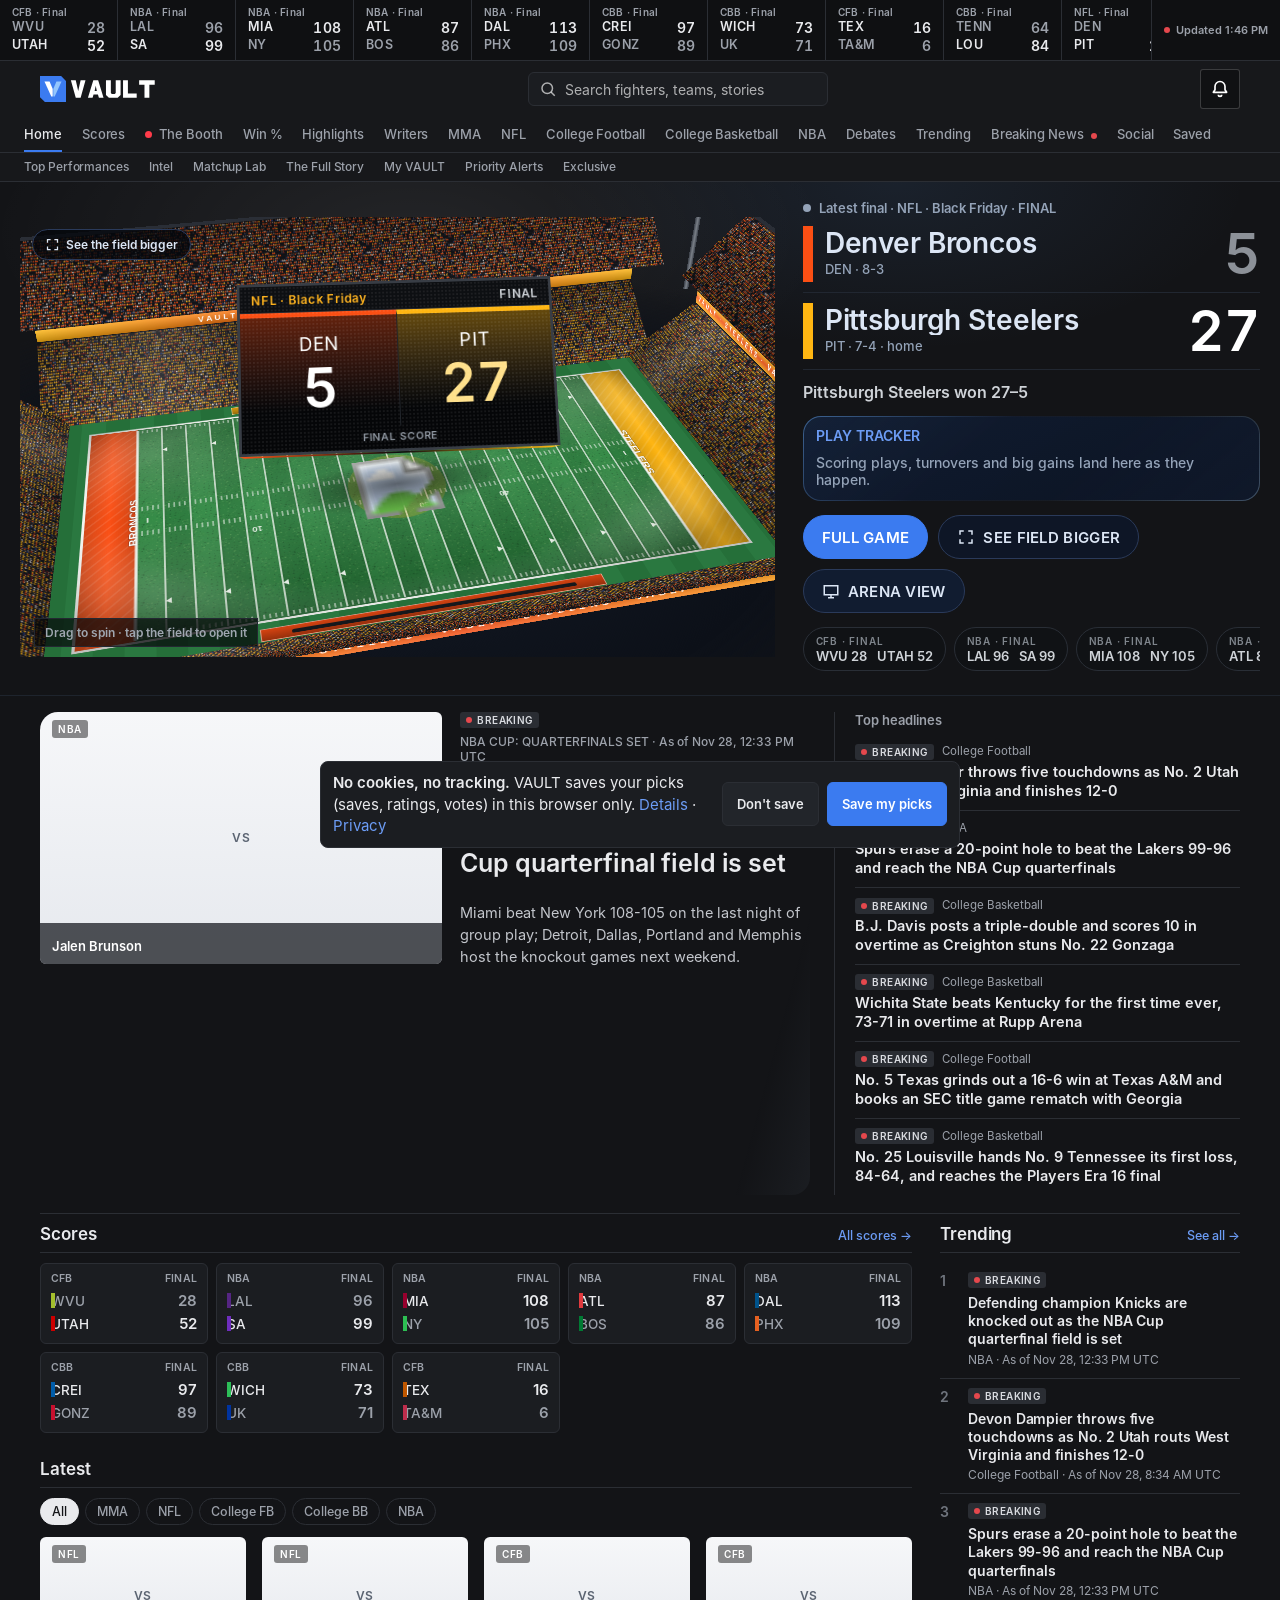
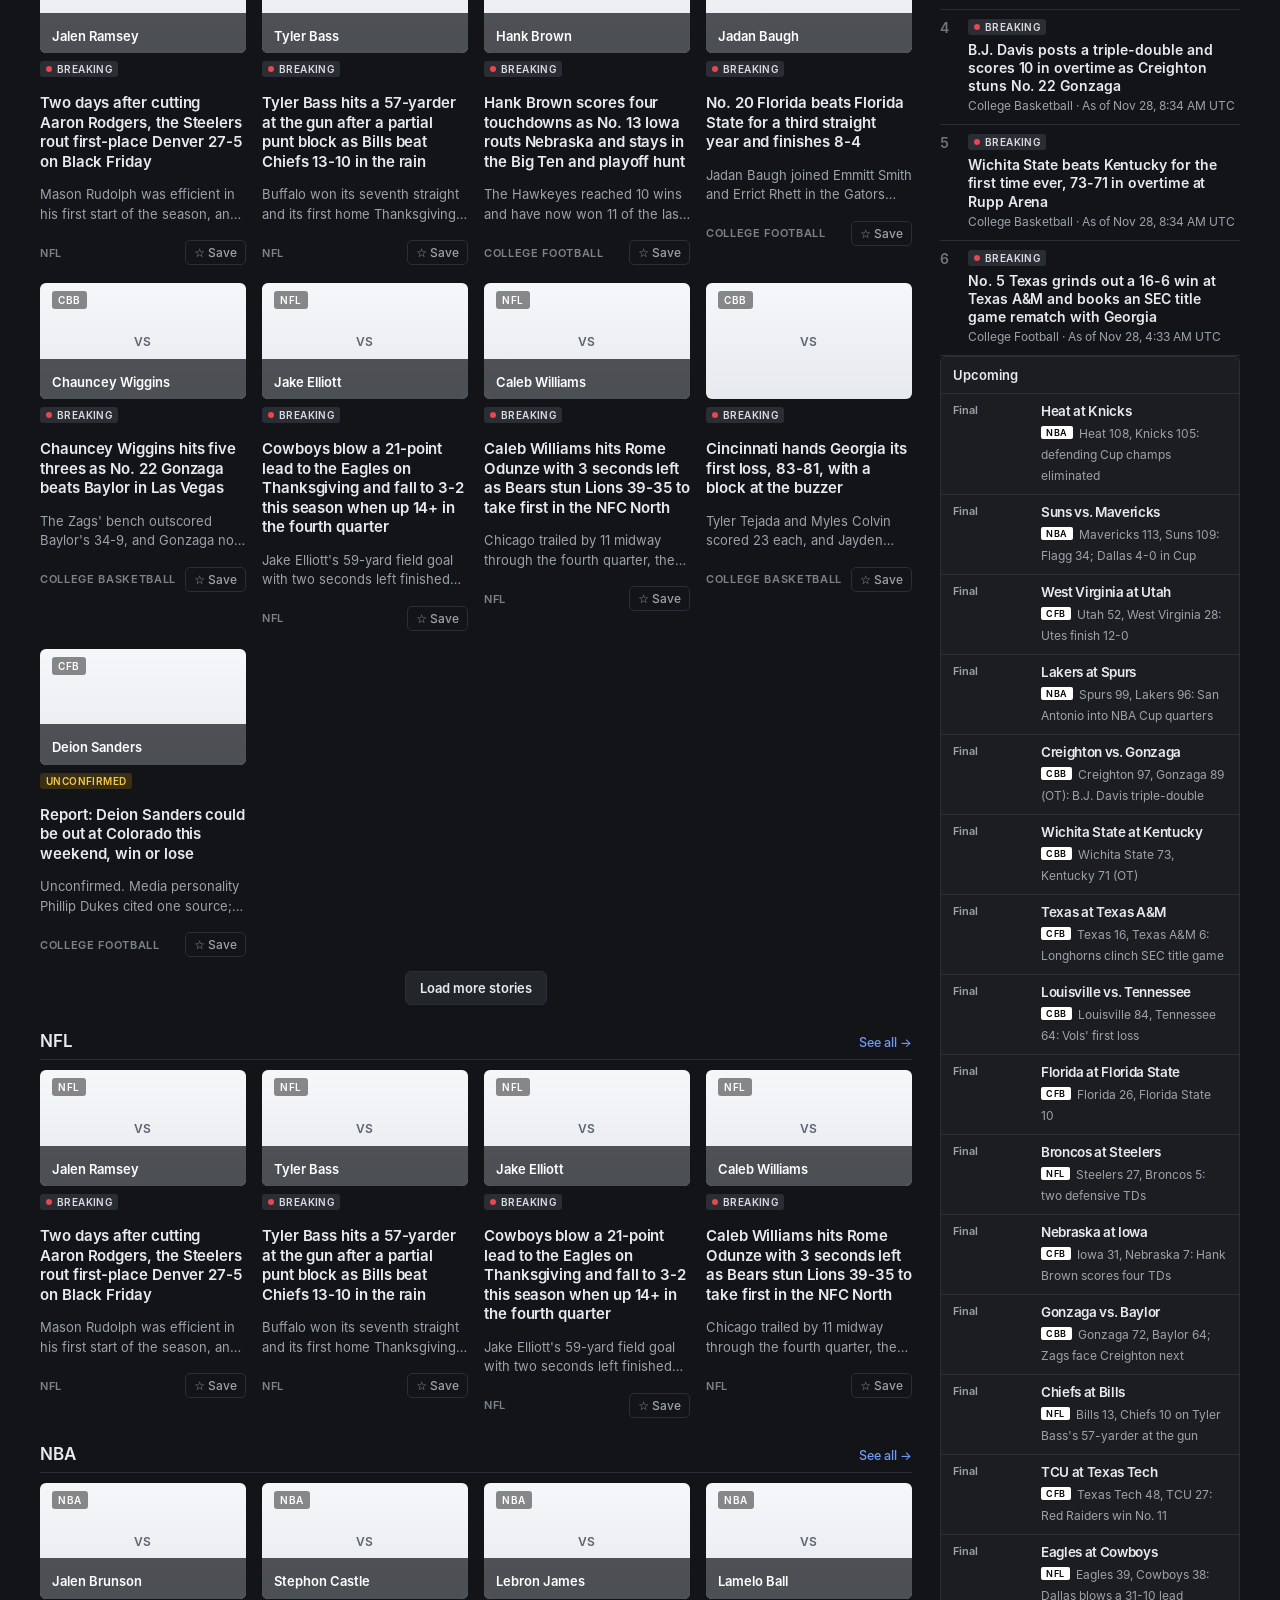
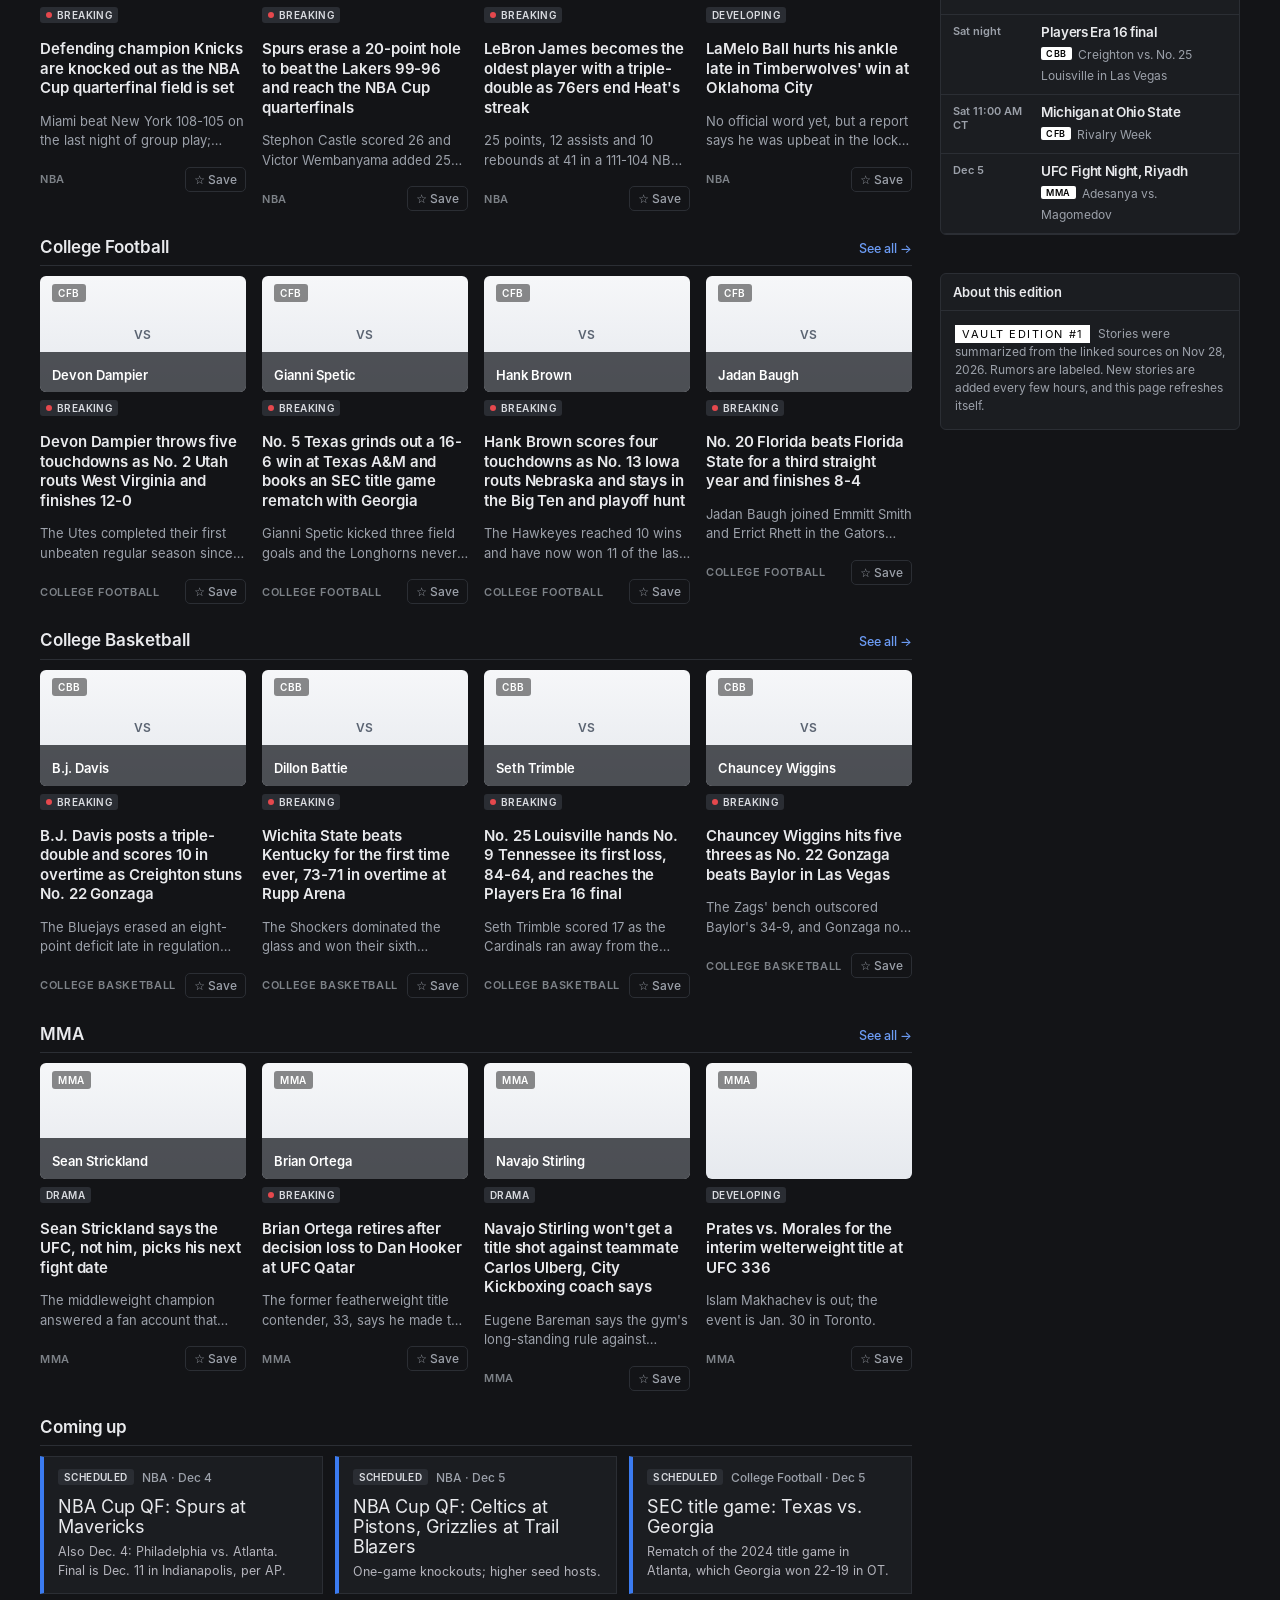
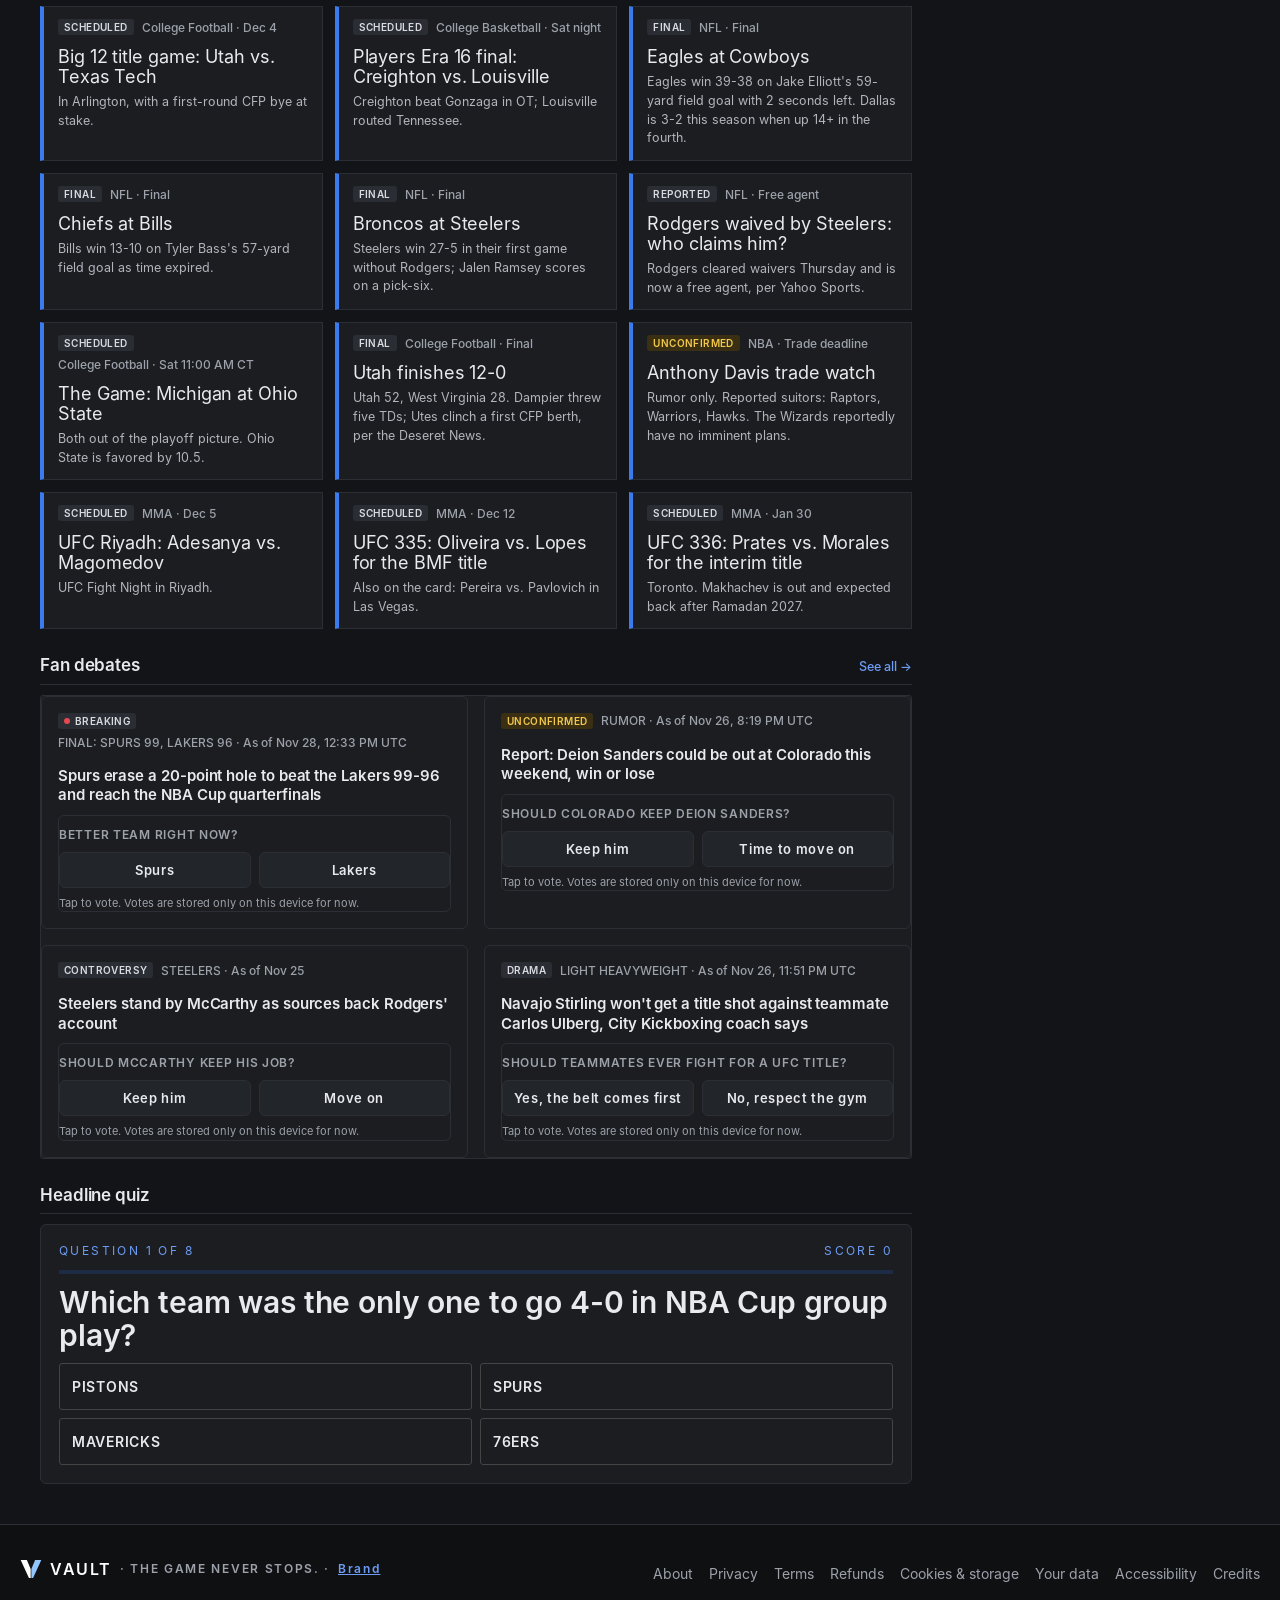
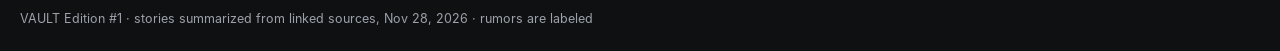
<file: index.html>
<!DOCTYPE html>
<html lang="en"><head><meta charset="utf-8">
<meta name="viewport" content="width=device-width,initial-scale=1">
<title>VAULT — The Game Never Stops</title>
<meta name="theme-color" content="#131417">
<link rel="icon" type="image/svg+xml" href="data:image/svg+xml,%3Csvg%20xmlns%3D%22http%3A//www.w3.org/2000/svg%22%20viewBox%3D%220%200%2064%2064%22%3E%3Ctitle%3EVAULT%20app%20icon%3C/title%3E%3Crect%20width%3D%2264%22%20height%3D%2264%22%20fill%3D%22%23173F2D%22/%3E%3Cg%20transform%3D%22translate%288%208%29%20scale%28.75%29%22%3E%3Cpath%20fill%3D%22%23FFFFFF%22%20d%3D%22M2%206H20L31%2032V58H26Z%22/%3E%3Cpath%20fill%3D%22%23B8C2BC%22%20d%3D%22M62%206H44L33%2032V58H38Z%22/%3E%3C/g%3E%3C/svg%3E">
<link rel="apple-touch-icon" href="data:image/svg+xml,%3Csvg%20xmlns%3D%22http%3A//www.w3.org/2000/svg%22%20viewBox%3D%220%200%2064%2064%22%3E%3Ctitle%3EVAULT%20app%20icon%3C/title%3E%3Crect%20width%3D%2264%22%20height%3D%2264%22%20fill%3D%22%23173F2D%22/%3E%3Cg%20transform%3D%22translate%288%208%29%20scale%28.75%29%22%3E%3Cpath%20fill%3D%22%23FFFFFF%22%20d%3D%22M2%206H20L31%2032V58H26Z%22/%3E%3Cpath%20fill%3D%22%23B8C2BC%22%20d%3D%22M62%206H44L33%2032V58H38Z%22/%3E%3C/g%3E%3C/svg%3E">
<link rel="stylesheet" href="styles.css?v=202611271405">
<link rel="stylesheet" href="fx.css?v=202611271405">
<link rel="stylesheet" href="clean.css?v=3">
</head><body class="vc">

<div id="app">
 <div class="ticker" aria-label="Latest scores"><div class="ticker-tag">SCORES</div><div class="ticker-wrap"><div class="ticker-track" id="ticker"></div></div><div class="ticker-live" id="live"></div></div>
 <header class="top">
  <div class="top-in">
   <button class="burger" id="burger" aria-label="Open menu" aria-expanded="false"><span></span><span></span><span></span></button>
   <a class="logo" href="#home" aria-label="VAULT home"><svg class="lk" viewBox="0 0 284 64" role="img" aria-label="VAULT"><g><path fill="#2563eb" d="M0 0H52L64 12V64H12L0 52Z" stroke="#1e2b45" stroke-width="0"/><g transform="translate(9.6 9.6) scale(.7)"><path fill="#FFFFFF" d="M2 6H20L31 32V58H26Z"/><path fill="#93c5fd" d="M62 6H44L33 32V58H38Z"/></g></g><g transform="translate(76 10.5) scale(1.2)"><path fill="#FFFFFF" fill-rule="evenodd" transform="translate(0 0)" d="M0 0H10L15 22L20 0H30L20 36H10Z"/><path fill="#FFFFFF" fill-rule="evenodd" transform="translate(35 0)" d="M0 36L11 0H21L32 36H22.5L20.5 29H11.5L9.5 36ZM13.7 22H18.3L16 11.5Z"/><path fill="#FFFFFF" fill-rule="evenodd" transform="translate(72 0)" d="M0 0H10V26L12 28H18L20 26V0H30V30L24 36H6L0 30Z"/><path fill="#FFFFFF" fill-rule="evenodd" transform="translate(107 0)" d="M0 0H10V27H28V36H0Z"/><path fill="#FFFFFF" fill-rule="evenodd" transform="translate(140 0)" d="M0 0H32V9H21V36H11V9H0Z"/></g></svg></a>
   
   <form class="search" id="searchForm" role="search" autocomplete="off">
    <svg viewBox="0 0 24 24" aria-hidden="true"><circle cx="11" cy="11" r="7" fill="none" stroke="currentColor" stroke-width="2"/><path d="M16 16l5 5" stroke="currentColor" stroke-width="2"/></svg>
    <input id="q" type="search" placeholder="Search fighters, teams, stories" aria-label="Search stories">
    <button type="button" id="qclear" class="qclear" aria-label="Clear search" hidden>×</button>
   </form>
  </div>
  <nav class="nav" id="nav" aria-label="Main"></nav>
  <nav class="nav nav2" id="nav2" aria-label="VAULT Plus"></nav>
 </header>
 <div class="drawer" id="drawer" hidden><div class="drawer-bg" id="drawerBg"></div><nav class="drawer-panel" id="drawerNav" aria-label="Mobile"></nav></div>
 <main id="view" tabindex="-1"></main>
 <footer class="foot">
  <div class="foot-in">
   <div class="foot-brand"><svg viewBox="0 0 64 64" aria-hidden="true"><path fill="#fff" d="M2 6H20L31 32V58H26Z"/><path fill="#93c5fd" d="M62 6H44L33 32V58H38Z"/></svg><b>VAULT</b> · THE GAME NEVER STOPS. · <a href="brand.html">Brand</a></div>
   <nav class="foot-legal" aria-label="Policies"><a href="#about">About</a><a href="#privacy">Privacy</a><a href="#terms">Terms</a><a href="#refunds">Refunds</a><a href="#cookies">Cookies &amp; storage</a><a href="#your-data">Your data</a><a href="#accessibility">Accessibility</a><a href="#credits">Credits</a></nav>
   <div class="foot-note" id="footNote"></div>
  </div>
 </footer>
</div>
<script src="legal.js?v=202611271405"></script>
<script src="premium.js?v=202611271405"></script>
<script src="social.js?v=202611271405"></script>
<script src="ads.js?v=202611271405"></script>
<script src="app.js?v=202611271405"></script>
<script src="fx.js?v=202611271405"></script>
</body></html>
</file>
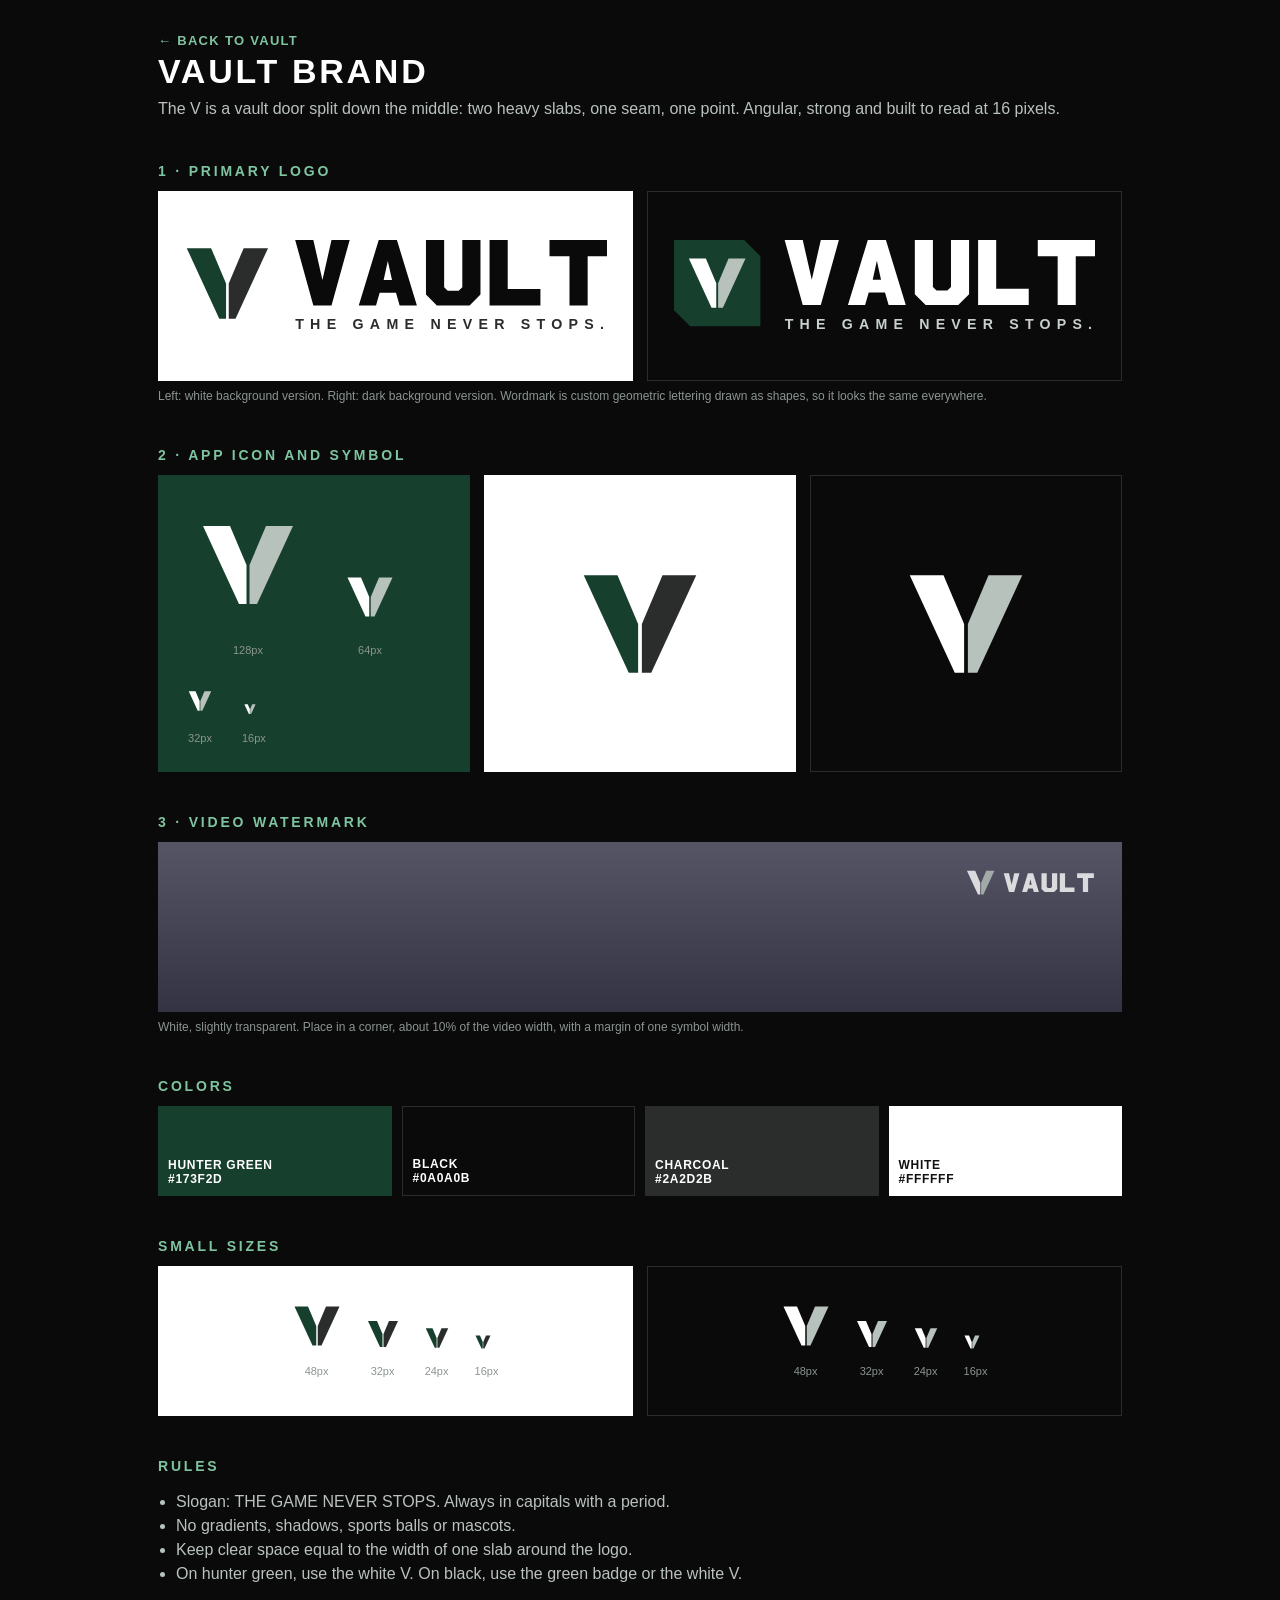
<file: brand.html>
<!DOCTYPE html><html lang="en"><head><meta charset="utf-8"><meta name="viewport" content="width=device-width,initial-scale=1"><title>VAULT — Brand</title>
<link rel="icon" type="image/svg+xml" href="brand/vault-icon.svg">
<style>
*{box-sizing:border-box}body{margin:0;background:#0A0A0B;color:#fff;font:16px/1.5 Arial,Helvetica,sans-serif}
.w{max-width:1000px;margin:auto;padding:28px 18px 70px}
h1{font:900 34px Arial Black,Arial;letter-spacing:.08em;margin:0 0 6px}h2{font:900 14px Arial Black,Arial;letter-spacing:.2em;color:#7fc4a0;margin:42px 0 12px;text-transform:uppercase}
p{color:#b9c2bd;margin:0 0 10px}.back{color:#7fc4a0;font-weight:700;text-decoration:none;font-size:13px;letter-spacing:.1em}
.row{display:grid;grid-template-columns:repeat(auto-fit,minmax(300px,1fr));gap:14px}
.card{padding:26px;display:flex;align-items:center;justify-content:center;min-height:150px}.card svg{max-width:100%;height:auto}
.lt{background:#fff;color:#111}.dk{background:#0A0A0B;border:1px solid #2A2D2B}.gr{background:#173F2D}.vid{background:#223 linear-gradient(#556,#334);position:relative;min-height:170px}
.cap{font-size:12px;color:#8b958f;margin-top:6px}
.sw{display:grid;grid-template-columns:repeat(4,1fr);gap:10px}.sw div{height:90px;padding:10px;font:700 12px Arial;display:flex;flex-direction:column;justify-content:flex-end;letter-spacing:.06em}
.sizes{display:flex;gap:26px;align-items:flex-end;flex-wrap:wrap}.sizes span{display:block;font-size:11px;color:#8b958f;margin-top:6px;text-align:center}
ul{color:#b9c2bd;padding-left:18px}
</style></head><body><div class="w"><a class="back" href="index.html">← BACK TO VAULT</a><h1>VAULT BRAND</h1><p>The V is a vault door split down the middle: two heavy slabs, one seam, one point. Angular, strong and built to read at 16 pixels.</p>
<h2>1 · Primary logo</h2><div class="row"><div class="card lt" style="min-height:190px"><svg class="" xmlns="http://www.w3.org/2000/svg" viewBox="0 0 312 68" role="img" aria-label="VAULT. The game never stops.">
<title>VAULT — The game never stops.</title><g><path fill="#173F2D" d="M2 6H20L31 32V58H26Z"/><path fill="#2A2D2B" d="M62 6H44L33 32V58H38Z"/></g>
<g transform="translate(82 0) scale(1.34)"><path fill="#0A0A0B" fill-rule="evenodd" transform="translate(0 0)" d="M0 0H10L15 22L20 0H30L20 36H10Z"/><path fill="#0A0A0B" fill-rule="evenodd" transform="translate(35 0)" d="M0 36L11 0H21L32 36H22.5L20.5 29H11.5L9.5 36ZM13.7 22H18.3L16 11.5Z"/><path fill="#0A0A0B" fill-rule="evenodd" transform="translate(72 0)" d="M0 0H10V26L12 28H18L20 26V0H30V30L24 36H6L0 30Z"/><path fill="#0A0A0B" fill-rule="evenodd" transform="translate(107 0)" d="M0 0H10V27H28V36H0Z"/><path fill="#0A0A0B" fill-rule="evenodd" transform="translate(140 0)" d="M0 0H32V9H21V36H11V9H0Z"/></g>
<text x="82" y="66" font-family="Arial Black,Arial,Helvetica,sans-serif" font-weight="900" font-size="10.5" letter-spacing="2.2" textLength="230" lengthAdjust="spacing" fill="#2A2D2B">THE GAME NEVER STOPS.</text>
</svg></div><div class="card dk" style="min-height:190px"><svg class="" xmlns="http://www.w3.org/2000/svg" viewBox="0 0 312 68" role="img" aria-label="VAULT. The game never stops.">
<title>VAULT — The game never stops.</title><g><path fill="#173F2D" d="M0 0H52L64 12V64H12L0 52Z" stroke="#2A2D2B" stroke-width="0"/><g transform="translate(9.6 9.6) scale(.7)"><path fill="#FFFFFF" d="M2 6H20L31 32V58H26Z"/><path fill="#B8C2BC" d="M62 6H44L33 32V58H38Z"/></g></g>
<g transform="translate(82 0) scale(1.34)"><path fill="#FFFFFF" fill-rule="evenodd" transform="translate(0 0)" d="M0 0H10L15 22L20 0H30L20 36H10Z"/><path fill="#FFFFFF" fill-rule="evenodd" transform="translate(35 0)" d="M0 36L11 0H21L32 36H22.5L20.5 29H11.5L9.5 36ZM13.7 22H18.3L16 11.5Z"/><path fill="#FFFFFF" fill-rule="evenodd" transform="translate(72 0)" d="M0 0H10V26L12 28H18L20 26V0H30V30L24 36H6L0 30Z"/><path fill="#FFFFFF" fill-rule="evenodd" transform="translate(107 0)" d="M0 0H10V27H28V36H0Z"/><path fill="#FFFFFF" fill-rule="evenodd" transform="translate(140 0)" d="M0 0H32V9H21V36H11V9H0Z"/></g>
<text x="82" y="66" font-family="Arial Black,Arial,Helvetica,sans-serif" font-weight="900" font-size="10.5" letter-spacing="2.2" textLength="230" lengthAdjust="spacing" fill="#C9D1CC">THE GAME NEVER STOPS.</text>
</svg></div></div>
<p class="cap">Left: white background version. Right: dark background version. Wordmark is custom geometric lettering drawn as shapes, so it looks the same everywhere.</p>
<h2>2 · App icon and symbol</h2><div class="row"><div class="card gr" style="flex-direction:column;gap:14px"><div class="sizes"><div><img src="brand/vault-icon.svg" width="128" height="128" alt="VAULT app icon at 128 pixels"><span>128px</span></div><div><img src="brand/vault-icon.svg" width="64" height="64" alt="VAULT app icon at 64 pixels"><span>64px</span></div><div><img src="brand/vault-icon.svg" width="32" height="32" alt="VAULT app icon at 32 pixels"><span>32px</span></div><div><img src="brand/vault-icon.svg" width="16" height="16" alt="VAULT app icon at 16 pixels"><span>16px</span></div></div></div><div class="card lt"><svg width="120" class="" xmlns="http://www.w3.org/2000/svg" viewBox="0 0 64 64"><title>VAULT V symbol</title><path fill="#173F2D" d="M2 6H20L31 32V58H26Z"/><path fill="#2A2D2B" d="M62 6H44L33 32V58H38Z"/></svg></div><div class="card dk"><svg width="120" class="" xmlns="http://www.w3.org/2000/svg" viewBox="0 0 64 64"><title>VAULT V symbol</title><path fill="#FFFFFF" d="M2 6H20L31 32V58H26Z"/><path fill="#B8C2BC" d="M62 6H44L33 32V58H38Z"/></svg></div></div>
<h2>3 · Video watermark</h2><div class="row"><div class="card vid" style="align-items:flex-start;justify-content:flex-end"><div style="width:130px"><svg class="" xmlns="http://www.w3.org/2000/svg" viewBox="0 0 124 28"><title>VAULT watermark</title><g opacity=".8"><g transform="scale(.4375)"><path fill="#FFFFFF" d="M2 6H20L31 32V58H26Z"/><path fill="#B8C2BC" d="M62 6H44L33 32V58H38Z"/></g><g transform="translate(36 5) scale(.5)"><path fill="#FFFFFF" fill-rule="evenodd" transform="translate(0 0)" d="M0 0H10L15 22L20 0H30L20 36H10Z"/><path fill="#FFFFFF" fill-rule="evenodd" transform="translate(35 0)" d="M0 36L11 0H21L32 36H22.5L20.5 29H11.5L9.5 36ZM13.7 22H18.3L16 11.5Z"/><path fill="#FFFFFF" fill-rule="evenodd" transform="translate(72 0)" d="M0 0H10V26L12 28H18L20 26V0H30V30L24 36H6L0 30Z"/><path fill="#FFFFFF" fill-rule="evenodd" transform="translate(107 0)" d="M0 0H10V27H28V36H0Z"/><path fill="#FFFFFF" fill-rule="evenodd" transform="translate(140 0)" d="M0 0H32V9H21V36H11V9H0Z"/></g></g></svg></div></div></div>
<p class="cap">White, slightly transparent. Place in a corner, about 10% of the video width, with a margin of one symbol width.</p>
<h2>Colors</h2><div class="sw"><div style="background:#173F2D">HUNTER GREEN<br>#173F2D</div><div style="background:#0A0A0B;border:1px solid #2A2D2B">BLACK<br>#0A0A0B</div><div style="background:#2A2D2B">CHARCOAL<br>#2A2D2B</div><div style="background:#fff;color:#111">WHITE<br>#FFFFFF</div></div>
<h2>Small sizes</h2><div class="row"><div class="card lt"><div class="sizes"><div><div style="width:48px"><svg xmlns="http://www.w3.org/2000/svg" viewBox="0 0 64 64"><title>VAULT V symbol</title><path fill="#173F2D" d="M2 6H20L31 32V58H26Z"/><path fill="#2A2D2B" d="M62 6H44L33 32V58H38Z"/></svg></div><span>48px</span></div><div><div style="width:32px"><svg xmlns="http://www.w3.org/2000/svg" viewBox="0 0 64 64"><title>VAULT V symbol</title><path fill="#173F2D" d="M2 6H20L31 32V58H26Z"/><path fill="#2A2D2B" d="M62 6H44L33 32V58H38Z"/></svg></div><span>32px</span></div><div><div style="width:24px"><svg xmlns="http://www.w3.org/2000/svg" viewBox="0 0 64 64"><title>VAULT V symbol</title><path fill="#173F2D" d="M2 6H20L31 32V58H26Z"/><path fill="#2A2D2B" d="M62 6H44L33 32V58H38Z"/></svg></div><span>24px</span></div><div><div style="width:16px"><svg xmlns="http://www.w3.org/2000/svg" viewBox="0 0 64 64"><title>VAULT V symbol</title><path fill="#173F2D" d="M2 6H20L31 32V58H26Z"/><path fill="#2A2D2B" d="M62 6H44L33 32V58H38Z"/></svg></div><span>16px</span></div></div></div><div class="card dk"><div class="sizes"><div><div style="width:48px"><svg xmlns="http://www.w3.org/2000/svg" viewBox="0 0 64 64"><title>VAULT V symbol</title><path fill="#FFFFFF" d="M2 6H20L31 32V58H26Z"/><path fill="#B8C2BC" d="M62 6H44L33 32V58H38Z"/></svg></div><span>48px</span></div><div><div style="width:32px"><svg xmlns="http://www.w3.org/2000/svg" viewBox="0 0 64 64"><title>VAULT V symbol</title><path fill="#FFFFFF" d="M2 6H20L31 32V58H26Z"/><path fill="#B8C2BC" d="M62 6H44L33 32V58H38Z"/></svg></div><span>32px</span></div><div><div style="width:24px"><svg xmlns="http://www.w3.org/2000/svg" viewBox="0 0 64 64"><title>VAULT V symbol</title><path fill="#FFFFFF" d="M2 6H20L31 32V58H26Z"/><path fill="#B8C2BC" d="M62 6H44L33 32V58H38Z"/></svg></div><span>24px</span></div><div><div style="width:16px"><svg xmlns="http://www.w3.org/2000/svg" viewBox="0 0 64 64"><title>VAULT V symbol</title><path fill="#FFFFFF" d="M2 6H20L31 32V58H26Z"/><path fill="#B8C2BC" d="M62 6H44L33 32V58H38Z"/></svg></div><span>16px</span></div></div></div></div>
<h2>Rules</h2><ul><li>Slogan: THE GAME NEVER STOPS. Always in capitals with a period.</li><li>No gradients, shadows, sports balls or mascots.</li><li>Keep clear space equal to the width of one slab around the logo.</li><li>On hunter green, use the white V. On black, use the green badge or the white V.</li></ul>
</div></body></html>
</file>
<file: styles.css>
:root{--bg:#080d18;--panel:#111c30;--panel2:#16233b;--line:#1e2b45;--tx:#dce6f5;--mu:#94a3b8;--red:#2563eb;--red2:#60a5fa;--hd:"Impact","Oswald","Bebas Neue","Haettenschweiler","Arial Narrow Bold","Franklin Gothic Condensed","Arial Black",sans-serif;--bd:system-ui,-apple-system,"Segoe UI",Roboto,Helvetica,Arial,sans-serif}
*{box-sizing:border-box;margin:0;padding:0}
html{scroll-behavior:smooth}
body{background:var(--bg);color:var(--tx);font:15px/1.5 var(--bd);-webkit-font-smoothing:antialiased}
a{color:inherit;text-decoration:none}
button{font:inherit;color:inherit;cursor:pointer;background:none;border:0}
:focus-visible{outline:2px solid var(--red2);outline-offset:2px}
.hd{font-family:var(--hd);text-transform:uppercase;letter-spacing:.01em;font-weight:400}
/* ticker */
.ticker{display:flex;background:#000;border-bottom:1px solid var(--line);height:34px;font-size:12px;overflow:hidden}
.ticker-tag{background:var(--red);font:400 13px var(--hd);letter-spacing:.08em;padding:0 14px;display:flex;align-items:center;clip-path:polygon(0 0,100% 0,calc(100% - 10px) 100%,0 100%);padding-right:22px;z-index:2}
.ticker-wrap{overflow:hidden;flex:1;display:flex;align-items:center}
.ticker-track{display:flex;gap:30px;white-space:nowrap;animation:tick 55s linear infinite;padding-left:20px}
.ticker:hover .ticker-track{animation-play-state:paused}
.tk{display:flex;gap:7px;align-items:center;color:var(--mu)}.tk b{color:var(--tx);font-weight:700}.tk .lg{color:var(--red2);font-weight:700;font-size:10px;letter-spacing:.1em}.tk .win{color:var(--tx)}
@keyframes tick{to{transform:translateX(-50%)}}
/* header */
.top{position:sticky;top:0;z-index:30;background:rgba(10,10,11,.94);backdrop-filter:blur(10px);border-bottom:1px solid var(--line)}
.top-in{max-width:1240px;margin:auto;display:flex;align-items:center;gap:18px;padding:12px 20px}
.logo{display:flex;align-items:center;gap:10px}
.logo-mark{width:46px;height:46px;transition:transform .8s cubic-bezier(.2,.8,.2,1)}
.logo:hover .logo-mark{transform:rotate(180deg)}
.logo-word{font:400 52px/1 var(--hd);letter-spacing:.05em;font-style:normal;transform:none;display:inline-block}
.slogan{font:400 12px var(--hd);letter-spacing:.2em;color:var(--red2);border-left:2px solid var(--red);padding-left:14px;white-space:nowrap}
.search{margin-left:auto;display:flex;align-items:center;gap:8px;background:var(--panel);border:1px solid var(--line);border-radius:4px;padding:0 10px;height:40px;width:min(340px,100%);transition:border-color .2s,width .25s}
.search:focus-within{border-color:var(--red);width:min(420px,100%)}
.search svg{width:18px;height:18px;color:var(--mu);flex:none}
.search input{background:none;border:0;outline:0;color:var(--tx);font:inherit;width:100%;min-width:0}
.search input::-webkit-search-cancel-button{display:none}
.qclear{font-size:20px;color:var(--mu);line-height:1;padding:0 4px}
.burger{display:none;width:40px;height:40px;flex-direction:column;justify-content:center;gap:5px;align-items:center}
.burger span{display:block;width:22px;height:2px;background:#fff;transition:transform .25s,opacity .2s}
.burger[aria-expanded=true] span:nth-child(1){transform:translateY(7px) rotate(45deg)}
.burger[aria-expanded=true] span:nth-child(2){opacity:0}
.burger[aria-expanded=true] span:nth-child(3){transform:translateY(-7px) rotate(-45deg)}
.nav{max-width:1240px;margin:auto;display:flex;padding:0 20px;gap:2px;overflow-x:auto;scrollbar-width:none}
.nav a,.drawer-panel a{position:relative;font:400 17px var(--hd);letter-spacing:.08em;text-transform:uppercase;padding:10px 16px 11px;color:var(--mu);white-space:nowrap;transition:color .2s}
.nav a::after{content:"";position:absolute;left:12px;right:12px;bottom:0;height:3px;background:var(--red);transform:scaleX(0);transform-origin:left;transition:transform .25s}
.nav a:hover{color:#fff}.nav a.on{color:#fff}.nav a.on::after,.nav a:hover::after{transform:scaleX(1)}
.nav a .dot,.drawer-panel a .dot{display:inline-block;width:7px;height:7px;border-radius:50%;background:var(--red2);margin-left:7px;animation:pulse 1.4s infinite}
@keyframes pulse{50%{opacity:.25;transform:scale(.8)}}
.drawer{position:fixed;inset:0;z-index:50}
.drawer[hidden]{display:none}
.drawer-bg{position:absolute;inset:0;background:rgba(0,0,0,.7);animation:fade .2s}
.drawer-panel{position:absolute;top:0;left:0;bottom:0;width:78%;max-width:300px;background:var(--panel);border-right:3px solid var(--red);padding:24px 8px;display:flex;flex-direction:column;animation:slide .25s cubic-bezier(.2,.8,.2,1)}
.drawer-panel a{font-size:26px;padding:14px 18px;border-bottom:1px solid var(--line)}
.drawer-panel a.on{color:#fff;background:linear-gradient(90deg,rgba(95,129,174,.25),transparent)}
@keyframes fade{from{opacity:0}}@keyframes slide{from{transform:translateX(-100%)}}
/* layout */
main{max-width:1240px;margin:auto;padding:22px 20px 60px;outline:0;animation:rise .45s cubic-bezier(.2,.8,.2,1)}
@keyframes rise{from{opacity:0;transform:translateY(14px)}}
.grid{display:grid;grid-template-columns:minmax(0,1fr) 320px;gap:30px}
.sec-h{display:flex;align-items:baseline;gap:12px;margin:34px 0 14px;border-bottom:1px solid var(--line);padding-bottom:8px}
.sec-h:first-child{margin-top:0}
.sec-h h2{font:400 26px var(--hd);letter-spacing:.05em;text-transform:uppercase;position:relative;padding-left:14px}
.sec-h h2::before{content:"";position:absolute;left:0;top:3px;bottom:3px;width:5px;background:var(--red);transform:skewX(-12deg)}
.sec-h a,.sec-h button{margin-left:auto;font-size:12px;letter-spacing:.1em;text-transform:uppercase;color:var(--mu);font-weight:700}
.sec-h a:hover,.sec-h button:hover{color:var(--red2)}
/* art */
.art{position:relative;overflow:hidden;background:#111;isolation:isolate}
.art::before{content:"";position:absolute;inset:-30%;background:repeating-linear-gradient(115deg,transparent 0 22px,rgba(255,255,255,.035) 22px 24px);z-index:-1}
.art::after{content:"";position:absolute;right:-12%;top:-40%;width:60%;height:200%;background:var(--red);transform:skewX(-18deg);opacity:.95;z-index:-1;transition:transform .5s cubic-bezier(.2,.8,.2,1)}
.art.v1::after{right:auto;left:-18%;opacity:.9}
.art.v2::after{width:22%;right:14%;box-shadow:70px 0 0 #fff,95px 0 0 var(--red)}
.art .w{position:absolute;left:6%;bottom:-6%;font:400 clamp(44px,9vw,120px)/.9 var(--hd);color:transparent;-webkit-text-stroke:2px rgba(255,255,255,.88);text-transform:uppercase;white-space:nowrap;transition:transform .5s cubic-bezier(.2,.8,.2,1)}
.card:hover .art::after,.hero:hover .art::after{transform:skewX(-18deg) translateX(12px)}
.card:hover .art .w{transform:translateX(6px)}
/* labels */
.lab{display:inline-flex;align-items:center;gap:6px;font:400 12px var(--hd);letter-spacing:.12em;padding:3px 8px 2px;background:var(--red);color:#fff;text-transform:uppercase;clip-path:polygon(0 0,100% 0,calc(100% - 6px) 100%,0 100%);padding-right:12px}
.lab.o{background:#fff;color:#000}.lab.d{background:#2c2c31;color:#fff}.lab.u{background:transparent;color:#fff;box-shadow:inset 0 0 0 1px #fff;clip-path:none;padding-right:8px;border-radius:2px}
.lab .dot{width:6px;height:6px;border-radius:50%;background:#fff;animation:pulse 1.2s infinite}
.kick{font-size:11px;letter-spacing:.14em;color:var(--mu);font-weight:700;text-transform:uppercase}
.meta{display:flex;gap:10px;align-items:center;flex-wrap:wrap}
/* hero */
.hero{display:grid;grid-template-columns:1.35fr 1fr;border:1px solid var(--line);background:var(--panel);cursor:pointer;min-height:360px;overflow:hidden}
.hero .art{min-height:300px}
.hero .art .w{font-size:clamp(44px,7vw,100px);bottom:8%}
.hero-b{padding:26px;display:flex;flex-direction:column;gap:12px;justify-content:center}
.hero-b h1{font:400 clamp(30px,3.6vw,46px)/1.02 var(--hd);text-transform:uppercase;letter-spacing:.01em}
.hero-b p{color:#c8c8cf;font-size:16px}
.cta{align-self:flex-start;margin-top:6px;background:var(--red);padding:10px 18px;font:400 15px var(--hd);letter-spacing:.1em;text-transform:uppercase;transition:background .2s,transform .2s}
.hero:hover .cta{background:var(--red2);transform:translateX(4px)}
.hero-a{animation:rise .7s .1s both}
/* cards */
.cards{display:grid;grid-template-columns:repeat(auto-fill,minmax(250px,1fr));gap:16px}
.card{background:var(--panel);border:1px solid var(--line);cursor:pointer;display:flex;flex-direction:column;transition:transform .25s cubic-bezier(.2,.8,.2,1),border-color .2s,box-shadow .25s;animation:rise .5s both;text-align:left}
.card:hover{transform:translateY(-4px);border-color:var(--red);box-shadow:0 12px 30px -12px rgba(95,129,174,.5)}
.card .art{height:130px}
.card .art .w{font-size:42px;left:5%;bottom:6%}
.card-b{padding:14px 15px 16px;display:flex;flex-direction:column;gap:8px;flex:1}
.card h3{font:400 21px/1.08 var(--hd);text-transform:uppercase;letter-spacing:.01em}
.card p{color:#b4b4bc;font-size:13.5px;display:-webkit-box;-webkit-line-clamp:2;-webkit-box-orient:vertical;overflow:hidden}
.card .when{margin-top:auto;font-size:11px;color:var(--mu);letter-spacing:.06em}
.list{display:flex;flex-direction:column;border:1px solid var(--line);background:var(--panel)}
.row{display:grid;grid-template-columns:34px 1fr;gap:12px;padding:14px 16px;border-bottom:1px solid var(--line);cursor:pointer;text-align:left;width:100%;transition:background .2s}
.row:last-child{border:0}.row:hover{background:var(--panel2)}
.row .n{font:400 30px/1 var(--hd);color:var(--red);font-style:italic}
.row h4{font:400 18px/1.1 var(--hd);text-transform:uppercase;margin:2px 0 4px}
.row .sub{font-size:12px;color:var(--mu)}
/* chips */
.chips{display:flex;gap:8px;flex-wrap:wrap;margin-bottom:16px}
.chip{border:1px solid var(--line);padding:6px 14px;font:400 14px var(--hd);letter-spacing:.1em;text-transform:uppercase;color:var(--mu);background:var(--panel);transition:all .2s}
.chip:hover{color:#fff;border-color:#555}.chip.on{background:#fff;color:#000;border-color:#fff}
/* debate */
.deb{display:grid;grid-template-columns:repeat(auto-fill,minmax(280px,1fr));gap:16px}
.dcard{border:1px solid var(--line);background:linear-gradient(180deg,#0a101b,var(--panel));padding:16px;display:flex;flex-direction:column;gap:10px;animation:rise .5s both}
.dcard h3{font:400 22px/1.05 var(--hd);text-transform:uppercase;cursor:pointer}
.dcard h3:hover{color:var(--red2)}
.poll{border-top:1px dashed var(--line);padding-top:10px}
.poll q{display:block;font-size:12px;color:var(--mu);margin-bottom:8px;quotes:none;letter-spacing:.06em;text-transform:uppercase;font-weight:700}
.opts{display:grid;grid-template-columns:1fr 1fr;gap:8px}
.opt{border:1px solid #444;padding:9px;font:400 16px var(--hd);letter-spacing:.08em;text-transform:uppercase;transition:all .2s}
.opt:hover{border-color:#fff}.opt.me{background:var(--red);border-color:var(--red)}
.poll small{display:block;margin-top:7px;color:var(--mu);font-size:11px}
/* sidebar */
.side{display:flex;flex-direction:column;gap:22px}
.box{border:1px solid var(--line);background:var(--panel)}
.box-h{background:#000;border-bottom:3px solid var(--red);padding:10px 14px;font:400 18px var(--hd);letter-spacing:.1em;text-transform:uppercase}
.ev{display:grid;grid-template-columns:78px 1fr;gap:10px;padding:11px 14px;border-bottom:1px solid var(--line)}
.ev:last-child{border:0}
.ev .t{font-size:11px;color:var(--red2);font-weight:700;letter-spacing:.04em;line-height:1.3}
.ev b{display:block;font:400 17px/1.1 var(--hd);text-transform:uppercase}
.ev span{font-size:12px;color:var(--mu)}
.ev i{font-style:normal;font-size:10px;letter-spacing:.12em;color:#000;background:#fff;padding:1px 5px;margin-right:6px;font-weight:700;vertical-align:2px}
.note{font-size:12px;color:var(--mu);padding:14px;line-height:1.5}
/* article */
.back{display:inline-flex;gap:8px;align-items:center;font:400 14px var(--hd);letter-spacing:.1em;text-transform:uppercase;color:var(--mu);margin-bottom:16px}
.back:hover{color:var(--red2)}
.art-hero{height:clamp(190px,32vw,320px);margin-bottom:22px}
.art-hero .w{font-size:clamp(56px,12vw,150px);bottom:6%}
article h1{font:400 clamp(32px,5vw,58px)/1 var(--hd);text-transform:uppercase;margin:12px 0}
.dek{font-size:19px;color:#d0d0d6;margin-bottom:14px}
.by{font-size:12px;color:var(--mu);letter-spacing:.06em;padding:10px 0;border-top:1px solid var(--line);border-bottom:1px solid var(--line);margin-bottom:20px}
.prose p{font-size:17px;line-height:1.7;margin-bottom:16px;color:#e6e6ea;max-width:68ch}
.warn{border-left:4px solid #fff;background:var(--panel2);padding:12px 14px;margin:0 0 18px;font-size:14px;max-width:68ch}
.src{display:flex;gap:10px;flex-wrap:wrap;margin:20px 0}
.btn{border:1px solid #fff;padding:9px 16px;font:400 15px var(--hd);letter-spacing:.1em;text-transform:uppercase;transition:all .2s;display:inline-block}
.btn:hover{background:#fff;color:#000}
.btn.r{background:var(--red);border-color:var(--red)}.btn.r:hover{background:var(--red2);color:#fff;border-color:var(--red2)}
.tags{display:flex;gap:8px;flex-wrap:wrap}.tags span{font-size:12px;color:var(--mu);border:1px solid var(--line);padding:2px 9px;border-radius:20px}
.empty{padding:60px 20px;text-align:center;color:var(--mu);border:1px dashed var(--line)}
.empty b{display:block;font:400 28px var(--hd);color:#fff;margin-bottom:6px;text-transform:uppercase}
.page-h{font:400 clamp(36px,6vw,64px)/1 var(--hd);text-transform:uppercase;margin-bottom:6px}
.page-s{color:var(--mu);margin-bottom:18px}
.foot{border-top:3px solid var(--red);background:#000;padding:22px 20px}
.foot-in{max-width:1240px;margin:auto;display:flex;justify-content:space-between;gap:20px;flex-wrap:wrap;font-size:13px;color:var(--mu)}
.foot-in b{color:#fff;font-family:var(--hd);letter-spacing:.1em;font-weight:400;font-size:16px}
.badge{display:inline-block;background:#fff;color:#000;font:400 11px var(--hd);letter-spacing:.14em;padding:2px 7px;margin-right:8px}
@media(max-width:1000px){.grid{grid-template-columns:1fr}.slogan{display:none}}
@media(max-width:760px){
 .burger{display:flex}.nav{display:none}
 .top-in{padding:10px 14px;gap:10px}.logo-word{font-size:44px}.logo-mark{width:38px;height:38px}
 .search{width:auto;flex:1;margin-left:0}.search:focus-within{width:auto}
 main{padding:16px 14px 50px}
 .hero{grid-template-columns:1fr}.hero .art{min-height:190px}.hero-b{padding:18px}
 .cards{grid-template-columns:1fr 1fr;gap:12px}.card .art{height:90px}.card .art .w{font-size:38px}.card h3{font-size:17px}.card p{display:none}
 .deb{grid-template-columns:1fr}
}
@media(max-width:420px){.cards{grid-template-columns:1fr}.card p{display:-webkit-box}}
@media(prefers-reduced-motion:reduce){*,*::before,*::after{animation:none!important;transition:none!important}}

.art .ill{position:absolute;right:5%;top:8%;height:86%;width:auto;max-width:55%;filter:drop-shadow(0 10px 16px rgba(0,0,0,.55));transition:transform .5s cubic-bezier(.2,.8,.2,1)}
.card:hover .art .ill,.hero:hover .art .ill{transform:scale(1.07) rotate(-3deg)}
.art .photo{position:absolute;inset:0;width:100%;height:100%;object-fit:cover}
.art .w{z-index:1}

.art .cap{position:absolute;right:8px;bottom:6px;z-index:3;font:700 9px var(--bd);letter-spacing:.1em;text-transform:uppercase;color:#fff;background:rgba(0,0,0,.72);padding:2px 6px}
.art.has-photo::after{opacity:.0}
.art.has-photo::before{background:linear-gradient(180deg,transparent 55%,rgba(0,0,0,.75));inset:0;z-index:1}
.card .art .cap{font-size:8px}
@media(max-width:760px){.card .art .cap{display:none}}

/* ===== v3: broadcast-style image slots ===== */
.art{--acc:var(--red)}
.art::after{background:var(--acc)}
.art.s-nfl{background:radial-gradient(ellipse at 72% -15%,rgba(255,255,255,.26),transparent 58%),repeating-linear-gradient(90deg,transparent 0 46px,rgba(255,255,255,.06) 46px 48px),linear-gradient(180deg,#101113,#08090a)}
.art.s-nfl::before{background:repeating-linear-gradient(0deg,transparent 0 17px,rgba(255,255,255,.07) 17px 18px);inset:auto 0 0 0;height:34%}
.art.s-mma{background:radial-gradient(ellipse at 28% -10%,rgba(95,129,174,.45),transparent 62%),repeating-linear-gradient(45deg,rgba(255,255,255,.055) 0 2px,transparent 2px 14px),repeating-linear-gradient(-45deg,rgba(255,255,255,.055) 0 2px,transparent 2px 14px),#080d18}
.art.s-mma::before{background:linear-gradient(180deg,transparent 60%,rgba(0,0,0,.7))}
.art.s-nba{background:radial-gradient(ellipse at 50% -25%,rgba(255,255,255,.28),transparent 60%),radial-gradient(circle at 50% 135%,transparent 0 33%,rgba(255,255,255,.14) 33% 34%,transparent 34% 52%,rgba(255,255,255,.1) 52% 53%,transparent 53%),#0b0b0c}
.art.s-nba::before{background:linear-gradient(0deg,rgba(255,255,255,.08) 0 1px,transparent 1px) 0 78%/100% 100% no-repeat}
.art{aspect-ratio:auto}
.card .art{aspect-ratio:16/9;height:auto;min-height:0}
.art .w.nm{display:flex;flex-direction:column;line-height:.84;-webkit-text-stroke:0;color:#fff;text-shadow:0 3px 0 rgba(0,0,0,.45);z-index:2}
.art .w.nm i{font-style:normal;font-size:.27em;letter-spacing:.34em;color:var(--acc);margin:0 0 .08em .06em;text-shadow:none;filter:brightness(1.25)}
.art .w.shade{z-index:2}
.art .sp{position:absolute;left:0;top:10px;z-index:4;font:400 12px var(--hd);letter-spacing:.16em;background:#000;color:#fff;padding:3px 10px 2px 8px;border-left:4px solid var(--acc)}
.art .pbtn{position:absolute;right:8px;top:8px;z-index:5;font:700 10px var(--bd);letter-spacing:.08em;text-transform:uppercase;background:rgba(0,0,0,.72);color:#fff;border:1px solid rgba(255,255,255,.35);padding:4px 8px;border-radius:2px;opacity:.7;transition:opacity .2s,background .2s}
.art:hover .pbtn,.pbtn:focus-visible{opacity:1}.pbtn:hover{background:var(--red);border-color:var(--red)}
.art .ill{z-index:2}
.art .cutout{position:absolute;right:2%;bottom:0;height:96%;width:auto;max-width:60%;object-fit:contain;z-index:2;filter:drop-shadow(0 10px 16px rgba(0,0,0,.6))}
.art .photo{object-position:50% 22%;z-index:0}
.art.has-photo::after{opacity:0}
.art.has-photo .w.nm.shade{left:5%;bottom:8%}
.art.has-photo::before{z-index:1}
.banner{height:150px;margin-bottom:12px;border:1px solid var(--line)}
.banner .w{font-size:clamp(60px,12vw,130px);bottom:-8%;left:3%;z-index:2}
.banner .ill{right:3%;top:6%;height:88%;max-width:60%}
.art .cap{z-index:4}
.hero .art{min-height:360px}
.art-hero{aspect-ratio:21/9;height:auto;max-height:340px}
/* photo modal */
.pm{position:fixed;inset:0;z-index:80;display:flex;align-items:center;justify-content:center;padding:16px}
.pm-bg{position:absolute;inset:0;background:rgba(0,0,0,.78);animation:fade .2s}
.pm-box{position:relative;background:var(--panel);border:1px solid var(--line);border-top:4px solid var(--red);width:min(460px,100%);max-height:92vh;overflow:auto;padding:20px;display:flex;flex-direction:column;gap:12px;animation:rise .3s both}
.pm-box h3{font-size:26px;letter-spacing:.06em}
.pm-s{font-size:12px;color:var(--mu)}
.pm-prev{height:150px;border:1px dashed #444;display:flex;align-items:center;justify-content:center;color:var(--mu);font-size:12px;background:#0b0b0c;overflow:hidden}
.pm-prev img{width:100%;height:100%;object-fit:contain}
.pm-f{display:flex;flex-direction:column;gap:5px;font-size:12px;color:var(--mu);letter-spacing:.05em}
.pm-f input{background:var(--bg);border:1px solid var(--line);color:var(--tx);padding:8px;font:inherit;border-radius:3px}
.pm-c{display:flex;gap:8px;font-size:13px;align-items:flex-start;color:#d8d8de}
.pm-b{display:flex;gap:8px;flex-wrap:wrap}
@media(max-width:760px){.card .art .sp{font-size:10px;padding:2px 7px 1px 6px}.card .art .pbtn{padding:3px 6px;font-size:9px}.banner{height:110px}.card .art .w.nm i{font-size:.3em}}

.art .ill{z-index:1}.art .w.nm,.art .w{z-index:3}
.card .art .cap{display:none}

.art .scene{position:absolute;inset:0;width:100%;height:100%;z-index:0;opacity:.26;pointer-events:none}
.art .ill{filter:drop-shadow(0 8px 14px rgba(0,0,0,.6))}
.art svg.ill{display:none!important}

/* slime/blobs backdrop from the protein tracker */
.art,.art.s-nfl,.art.s-mma,.art.s-nba{background:linear-gradient(180deg,rgba(10,5,25,.1) 0%,rgba(10,5,25,.6) 100%),url("data:image/svg+xml,%3Csvg xmlns='http://www.w3.org/2000/svg' viewBox='0 0 320 180' preserveAspectRatio='xMidYMid slice'%3E%3Crect width='320' height='180' fill='%233b1d85'/%3E%3Cpath fill='%23b8993f' d='M-10 20 C20 -10 80 0 90 40 C100 80 50 100 20 90 C-10 80 -30 50 -10 20Z'/%3E%3Cpath fill='%236d6782' d='M230 -10 C280 -20 340 10 330 60 C320 110 260 120 230 90 C200 60 200 5 230 -10Z'/%3E%3Cpath fill='%235b33b0' d='M120 60 C160 40 210 70 200 110 C190 150 140 160 115 135 C90 110 95 75 120 60Z'/%3E%3Cpath fill='%23b8993f' d='M260 120 C295 105 345 125 335 165 C325 200 270 205 250 180 C235 160 238 132 260 120Z'/%3E%3Cpath fill='%236d6782' d='M-20 120 C20 100 70 120 70 160 C70 195 20 205 -10 185 C-35 165 -40 135 -20 120Z'/%3E%3Cpath fill='%235b33b0' d='M150 -5 C175 -15 205 -5 205 15 C205 35 175 40 155 30 C138 20 135 5 150 -5Z'/%3E%3C/svg%3E") center/cover no-repeat !important}
.art:not(.has-photo)::before,.art::after{display:none !important}
.art .scene{opacity:.2}
.art.has-photo{background:#000 !important}

.art,.art.s-nfl,.art.s-mma,.art.s-nba{background:linear-gradient(180deg,rgba(8,4,16,.08) 0%,rgba(8,4,16,.62) 100%),var(--blobs) center/cover no-repeat !important}

.ticker-live{display:flex;align-items:center;gap:6px;padding:0 12px;font:700 10px var(--bd);letter-spacing:.1em;color:#fff;background:#000;border-left:1px solid var(--line);white-space:nowrap;z-index:2;text-transform:uppercase}
.ticker-live .dot{width:7px;height:7px;border-radius:50%;background:var(--red2);animation:pulse 1.2s infinite}
.soon{display:grid;grid-template-columns:repeat(auto-fill,minmax(260px,1fr));gap:12px}
.sn{background:var(--panel);border:1px solid var(--line);border-left:4px solid var(--red);padding:12px 14px;text-align:left;display:flex;flex-direction:column;gap:6px;animation:rise .45s both;transition:transform .2s,border-color .2s}
button.sn{cursor:pointer}button.sn:hover{transform:translateY(-3px);border-color:var(--red)}
.sn h4{font:400 18px/1.1 var(--hd);text-transform:uppercase}
.sn p{font-size:12.5px;color:#b4b4bc}
@media(max-width:760px){.ticker-live{padding:0 8px;font-size:9px}.ticker-live .dot{display:none}}

/* video report */
.vp{position:relative;aspect-ratio:16/9;overflow:hidden;border:1px solid var(--line);background:#000;margin:0 0 18px;isolation:isolate}
.vp-bg{position:absolute;inset:0;background:linear-gradient(180deg,rgba(8,4,16,.25),rgba(8,4,16,.7)),var(--blobs) center/cover;transform:scale(1.15);animation:kb 18s ease-in-out infinite alternate;z-index:0}
@keyframes kb{to{transform:scale(1.35) translate(-3%,-3%)}}
.vp::after{content:"";position:absolute;inset:0;background:repeating-linear-gradient(0deg,rgba(255,255,255,.035) 0 1px,transparent 1px 3px);z-index:1;pointer-events:none}
.vp-stage{position:absolute;inset:0;display:flex;align-items:center;padding:7% 8% 18%;z-index:2}
.vp-poster h3,.vp-s p{font:400 clamp(20px,3.4vw,40px)/1.12 var(--hd);text-transform:uppercase;text-shadow:0 3px 0 rgba(0,0,0,.45)}
.vp-poster{display:flex;flex-direction:column;gap:12px;align-items:flex-start}
.vp-s{display:flex;flex-direction:column;gap:12px;animation:vin .5s cubic-bezier(.2,.8,.2,1)}
.vp-s .n{align-self:flex-start;background:var(--acc);color:#000;font:400 13px var(--hd);letter-spacing:.2em;padding:3px 10px;animation:slam .45s cubic-bezier(.2,1.4,.4,1)}
.vp-s.k-body p{font-size:clamp(15px,2.3vw,28px);line-height:1.25;font-family:var(--bd);font-weight:700;text-transform:none;max-width:30em}
.vp-s.k-end p{font-size:clamp(14px,2vw,24px);font-family:var(--bd);font-weight:600;text-transform:none}
@keyframes vin{from{opacity:0;transform:translateX(-24px)}}
@keyframes slam{from{transform:scale(2.2);opacity:0}}
.vp-lt{position:absolute;left:0;bottom:44px;z-index:3;display:flex;background:#000;border-left:5px solid var(--acc);font-size:11px;letter-spacing:.14em;text-transform:uppercase}
.vp-lt b{background:var(--red);padding:5px 10px;font:400 13px var(--hd);letter-spacing:.16em}.vp-lt span{padding:5px 12px;color:#ddd;font-weight:700}
.vp-play{position:absolute;z-index:5;left:50%;top:50%;transform:translate(-50%,-50%);background:var(--red);padding:14px 24px;font:400 20px var(--hd);letter-spacing:.1em;text-transform:uppercase;box-shadow:0 10px 30px rgba(0,0,0,.6);transition:transform .2s,background .2s}
.vp-play:hover{background:var(--red2);transform:translate(-50%,-50%) scale(1.05)}
.vp.started .vp-play{display:none}.vp.done .vp-play{display:none}
.vp-bar{position:absolute;left:0;right:0;bottom:36px;height:4px;background:rgba(255,255,255,.2);z-index:4}.vp-bar i{display:block;height:100%;width:0;background:var(--acc)}
.vp-ctl{position:absolute;left:0;right:0;bottom:0;height:36px;background:#000;z-index:4;display:flex;align-items:center;gap:6px;padding:0 8px}
.vp-ctl button{font:700 11px var(--bd);letter-spacing:.08em;text-transform:uppercase;padding:5px 10px;border:1px solid #444;transition:all .2s}.vp-ctl button:hover{background:#fff;color:#000}
.vp-cap{margin-left:auto;font-size:10px;color:var(--mu);letter-spacing:.08em;text-transform:uppercase}
.vp-big{margin-bottom:0}
/* quiz */
.quiz{border:1px solid var(--line);background:linear-gradient(180deg,#0a101b,var(--panel));padding:18px;display:flex;flex-direction:column;gap:12px}
.quiz .n{font:400 12px var(--hd);letter-spacing:.2em;color:var(--red2)}
.qz-top{display:flex;justify-content:space-between}.qz-bar{height:4px;background:#1e2b45}.qz-bar i{display:block;height:100%;background:var(--red);transition:width .4s}
.quiz h3{font-size:clamp(22px,3vw,30px);line-height:1.08;text-transform:uppercase}
.qz-o{display:grid;grid-template-columns:1fr 1fr;gap:8px}
.qo{border:1px solid #444;padding:12px;text-align:left;font-size:14px;transition:all .2s}.qo:hover:not(:disabled){border-color:#fff;background:#1d1d20}
.qo.ok{background:#fff;color:#000;border-color:#fff}.qo.bad{background:#3a0a0a;border-color:#c0392b;color:#ffb3ae}.qo:disabled{cursor:default}
.qz-why{font-size:14px;color:#d8d8de;animation:rise .3s}.qz-why a{color:var(--red2);text-decoration:underline;margin-left:4px}
.quiz .btn{align-self:flex-start}
.qz-end{text-align:center;display:flex;flex-direction:column;gap:10px;align-items:center;padding:14px}.qz-end b{font-size:56px;line-height:1}
@media(max-width:560px){.qz-o{grid-template-columns:1fr}.vp-cap{display:none}.vp-stage{padding:5% 6% 20%}.vp-lt span{display:none}}

.noanim,.noanim *{animation:none!important}

.vp-ctl .yt{font:700 11px var(--bd);letter-spacing:.08em;text-transform:uppercase;padding:5px 10px;border:1px solid var(--red);color:#fff}.vp-ctl .yt:hover{background:var(--red)}
@media(max-width:560px){.vp-ctl .yt{margin-left:auto}}

.vids{margin:18px 0;padding:14px;border:1px solid #2a2a2a;border-left:4px solid var(--red);background:#111}
.vids .hd{margin:0 0 10px;font-size:18px}
.vid{display:flex;gap:12px;align-items:center;padding:10px;margin:6px 0;background:#181818;border-radius:8px;color:#fff;text-decoration:none}
.vid:hover{background:#222}
.vid-p{flex:none;width:40px;height:40px;border-radius:50%;background:var(--red);display:grid;place-items:center;font-size:16px}
.vid-t b{display:block;font-size:15px;line-height:1.25}
.vid-t em{display:block;font-style:normal;font-size:12px;color:#aaa;margin-top:3px}
.vid-n{margin:8px 0 0;font-size:11px;color:#888}

.pframe{position:absolute;inset:8px;z-index:3;pointer-events:none;border:1px solid rgba(255,255,255,.28)}
.pframe i{position:absolute;width:22px;height:22px;border:3px solid var(--acc,#2563eb)}
.pframe i:nth-child(1){left:-4px;top:-4px;border-right:0;border-bottom:0}
.pframe i:nth-child(2){right:-4px;top:-4px;border-left:0;border-bottom:0}
.pframe i:nth-child(3){left:-4px;bottom:-4px;border-right:0;border-top:0}
.pframe i:nth-child(4){right:-4px;bottom:-4px;border-left:0;border-top:0}
.plate{position:absolute;left:14px;bottom:16px;z-index:4;max-width:70%;background:#000;border-left:5px solid var(--acc,#2563eb);padding:5px 10px 4px;color:#fff;line-height:1.1}
.plate b{display:block;font:900 clamp(13px,2.6vw,24px) var(--hd,Impact,sans-serif);letter-spacing:.06em}
.plate em{display:block;font:700 9px var(--bd,sans-serif);font-style:normal;letter-spacing:.14em;color:#bbb;margin-top:2px;text-transform:uppercase}
.card .plate{left:8px;bottom:8px;padding:3px 7px 2px}.card .plate b{font-size:13px}.card .plate em{display:none}.card .pframe{inset:5px}.card .pframe i{width:12px;height:12px;border-width:2px}
.pm-fr{position:relative;width:100%;aspect-ratio:16/9;background:#000;overflow:hidden}
.pm-fr img{width:100%;height:100%;object-fit:cover;display:block}
.pm-fr .pframe,.pm-fr .plate{--acc:#2563eb}
.pm-f select{display:block;width:100%;margin-top:4px;padding:8px;background:#111;color:#fff;border:1px solid #333}

/* ---------- motion ---------- */
.vp-bg2{background:var(--blobs) center/cover;mix-blend-mode:screen;opacity:.35;animation:kb2 14s ease-in-out infinite alternate;transform:scale(1.4)}
@keyframes kb2{to{transform:scale(1.15) translate(4%,3%) rotate(2deg)}}
.vp-s p .wd,.vp-s .wd{opacity:0;display:inline-block;animation:wd .4s cubic-bezier(.2,.8,.2,1) forwards}
@keyframes wd{from{opacity:0;transform:translateY(10px) scale(.96)}to{opacity:1;transform:none}}
.vp-wipe{position:absolute;left:-8%;right:-8%;top:0;bottom:0;background:linear-gradient(100deg,transparent 40%,var(--acc) 50%,transparent 60%);opacity:.0;pointer-events:none;animation:wipe 1s .05s ease-out}
@keyframes wipe{0%{transform:translateX(-100%);opacity:.55}100%{transform:translateX(100%);opacity:0}}
.vp-s{position:relative}
.vp.playing .vp-lt b{animation:pulse 1.4s infinite}
.vp.playing .vp-bar i{box-shadow:0 0 10px var(--acc)}
.art:not(.has-photo)::before{display:block!important;content:"";position:absolute;inset:-18%;background:var(--blobs) center/cover;opacity:.5;mix-blend-mode:screen;z-index:0;animation:drift 26s ease-in-out infinite alternate;pointer-events:none}
@keyframes drift{from{transform:translate(-4%,-3%) scale(1.05) rotate(0)}to{transform:translate(4%,3%) scale(1.22) rotate(4deg)}}
.hero .art .w,.art-hero .w{animation:rise .9s .15s both}
.hero-b h1{animation:rise .7s .05s both}.hero-b p{animation:rise .7s .2s both}
.cards .card{animation:rise .55s both}
.cards .card:nth-child(2){animation-delay:.07s}.cards .card:nth-child(3){animation-delay:.14s}.cards .card:nth-child(4){animation-delay:.21s}.cards .card:nth-child(n+5){animation-delay:.28s}
.lab .dot,.dot{animation:pulse 1.4s infinite}
.pframe i{animation:cornerin .6s both}
@keyframes cornerin{from{opacity:0;transform:scale(1.8)}}
.plate{animation:vin .6s .2s both}
@media (prefers-reduced-motion:reduce){.art::before,.vp-bg,.vp-bg2,.vp-wipe,.wd,.cards .card,.hero-b h1,.hero-b p,.plate,.pframe i{animation:none!important}.wd{opacity:1!important}}

/* ---------- save, rate, scores, alerts ---------- */
.sv{font:700 11px var(--bd);letter-spacing:.08em;text-transform:uppercase;padding:6px 12px;border:1px solid #555;color:#fff;background:#151515;border-radius:2px}
.sv:hover{border-color:var(--red)}.sv.on{background:var(--red);border-color:var(--red)}
.sv.sm{padding:3px 8px;font-size:10px}
.card .when{display:flex;justify-content:space-between;align-items:center;gap:8px}
.acts{display:flex;flex-wrap:wrap;gap:14px;align-items:center;margin:14px 0;padding:12px;border:1px solid #2a2a2a;background:#111}
.rate{display:flex;flex-wrap:wrap;align-items:center;gap:10px}.rate b{font:400 16px var(--hd);letter-spacing:.08em;text-transform:uppercase}
.rate small{color:#999;font-size:12px;flex-basis:100%}
.stars{display:flex;gap:2px}.st{font-size:26px;line-height:1;color:#7d8187;padding:2px 3px;transition:transform .15s,color .15s}
.st:hover{transform:scale(1.2)}.st.on{color:#ffb800;text-shadow:0 0 10px rgba(255,184,0,.5)}
.scs{display:grid;grid-template-columns:repeat(auto-fill,minmax(150px,1fr));gap:10px;margin-bottom:8px}
.sc{border:1px solid #2a2a2a;background:#121212;padding:10px 12px;animation:rise .45s both}
.sc.live{border-color:var(--red);box-shadow:0 0 0 1px rgba(95,129,174,.25)}
.sc-h{display:flex;justify-content:space-between;font:700 10px var(--bd);letter-spacing:.12em;color:#999;margin-bottom:6px;text-transform:uppercase}
.sc-h b{color:#ddd}.sc.live .sc-h b{color:#7fa4d4}
.sc-r{display:flex;justify-content:space-between;font:400 20px/1.3 var(--hd);color:#aaa}.sc-r.w{color:#fff}
.sc-r b{font-weight:400}
.tk .lg .dot{display:inline-block;width:6px;height:6px;margin-left:3px;vertical-align:middle}
.bell{position:relative;flex:none;width:40px;height:40px;display:grid;place-items:center;color:#fff;border:1px solid #333;border-radius:50%;margin-left:auto}
.bell svg{width:20px;height:20px}.bell:hover{border-color:var(--red)}
.bell i{position:absolute;top:-4px;right:-4px;min-width:18px;height:18px;border-radius:9px;background:var(--red);font:700 11px/18px var(--bd);font-style:normal;text-align:center;padding:0 4px}
.notif{position:fixed;top:64px;right:12px;width:min(360px,calc(100vw - 24px));max-height:70vh;overflow:auto;z-index:60;background:#111;border:1px solid #333;border-top:3px solid var(--red);box-shadow:0 18px 50px rgba(0,0,0,.7);padding:12px}
.nt-h{display:flex;justify-content:space-between;align-items:center;margin-bottom:8px}.nt-h b{font:400 20px var(--hd);letter-spacing:.08em;text-transform:uppercase}
.nt-h button{font-size:12px;color:#aaa;text-decoration:underline}
.nt-c{display:flex;flex-wrap:wrap;gap:6px;margin-bottom:10px}
.nt-l{display:flex;flex-direction:column;gap:6px}
.nt{display:flex;flex-direction:column;align-items:flex-start;gap:4px;text-align:left;padding:8px 10px;background:#181818;border-left:3px solid #333;font-size:14px;line-height:1.25;color:#ddd}
.nt.new{border-left-color:var(--red);background:#0f1520;color:#fff}
.nt-e,.nt-n{font-size:12px;color:#888;margin:8px 0 0}
.toast{position:fixed;left:50%;bottom:18px;transform:translateX(-50%);z-index:70;width:min(440px,calc(100vw - 24px));animation:rise .4s both}
.toast button{width:100%;text-align:left;background:#000;border:1px solid var(--red);border-left:6px solid var(--red);padding:12px 14px;font-size:14px;line-height:1.3;box-shadow:0 10px 40px rgba(0,0,0,.7);color:#fff}
.toast b{color:var(--red2);letter-spacing:.12em;margin-right:6px}
.take{display:flex;flex-direction:column;gap:6px}.take label{font:700 11px var(--bd);letter-spacing:.1em;text-transform:uppercase;color:#aaa;display:flex;flex-direction:column;gap:4px}
.take input{background:#0b0b0b;border:1px solid #333;color:#fff;padding:9px;font:400 14px var(--bd)}.take small{color:#888}
.dcard .dk{color:#bbb;font-size:14px;margin:0}
@media(max-width:760px){.slogan{display:none}.top-in{flex-wrap:wrap}.bell{margin-left:0}}

.logo-mark circle:last-of-type{fill:#2563eb!important}.logo-mark path{stroke:#60a5fa}

.sc{text-align:left;width:100%;color:inherit;cursor:pointer;transition:border-color .2s,transform .2s}.sc:hover{border-color:var(--red2);transform:translateY(-2px)}
.sc-n{margin-top:6px;font:700 9px var(--bd);letter-spacing:.12em;text-transform:uppercase;color:#777}.sc:hover .sc-n{color:var(--red2)}
a.tk{color:inherit}a.tk:hover{background:rgba(255,255,255,.06)}
.gm{border:1px solid #2a2a2a;border-top:4px solid var(--red);background:linear-gradient(180deg,#0a101b,#111);padding:16px 18px;animation:rise .5s both}
.gm.live{border-top-color:#7fa4d4}
.gm-h{display:flex;justify-content:space-between;font:700 12px var(--bd);letter-spacing:.14em;text-transform:uppercase;color:#aaa;margin-bottom:10px}.gm-h b{color:#fff}
.gm-t{display:flex;justify-content:space-between;align-items:center;gap:12px;padding:12px 0;border-bottom:1px solid #222;color:#999}
.gm-t b{display:block;font:400 clamp(22px,5vw,36px)/1.05 var(--hd);text-transform:uppercase;letter-spacing:.03em}.gm-t small{font:700 11px var(--bd);letter-spacing:.14em;color:#777}
.gm-t span{font:400 clamp(40px,10vw,72px)/1 var(--hd)}
.gm-t.w{color:#fff}.gm-t.w span{color:var(--red2)}
.gm-f{padding-top:12px;font:700 15px var(--bd);color:#ddd}

.gm-n{margin:14px 0;padding:12px 14px;border:1px dashed #333;color:#aaa;font-size:14px}.gm-n b{display:block;color:#fff;font:400 18px var(--hd);letter-spacing:.06em;text-transform:uppercase;margin-bottom:4px}
.gm-p p{margin:0 0 10px}.gm-p.con{border-left:4px solid #c0392b;padding-left:14px}
.gm-q{color:#999;font-size:14px}
.says{display:grid;gap:10px}.say{padding:12px 14px;background:#121212;border:1px solid #262626;border-left:4px solid var(--red)}
.say b{display:block;font:400 16px var(--hd);letter-spacing:.05em;text-transform:uppercase;margin-bottom:4px}.say p{margin:0 0 6px;color:#ddd;font-size:15px;line-height:1.4}
.say a{font:700 11px var(--bd);letter-spacing:.08em;text-transform:uppercase;color:var(--red2)}

/* ---------- VAULT brand system ---------- */
:root{--brand:#2563eb;--char:#1e2b45;--sil:#93c5fd}
.logo{display:flex;align-items:center}.logo .lk{height:48px;width:auto;display:block;transition:transform .25s}.logo:hover .lk{transform:translateY(-1px)}
.logo-word,.logo-mark{display:none}
.slogan{font:900 11px Arial,Helvetica,sans-serif;letter-spacing:.28em;color:#dce6f5;border-left:2px solid var(--red2);padding-left:14px}
.ticker-tag{background:var(--brand);border-right:2px solid var(--red2);clip-path:none;padding-right:14px}
.nav{background:#101112;border-top:1px solid #1d1e21;border-bottom:1px solid #1d1e21}
.nav a{font:900 13px Arial,Helvetica,sans-serif;letter-spacing:.16em;color:#a9adb3;padding:13px 16px 12px}
.nav a:hover{color:#fff;background:var(--char)}.nav a::after{display:none}
.nav a.on{color:#fff;background:var(--brand);box-shadow:inset 0 -3px 0 var(--red2)}
.drawer-panel a{font:900 15px Arial,Helvetica,sans-serif;letter-spacing:.16em}
.hero-b .cta,.btn.r,.pbtn:hover,.chip.on,.sv.on,.vp-play{background:var(--brand)}
.chip.on,.sv.on,.btn.r{border-color:var(--red2)}
.vp-play{border:2px solid var(--red2)}
.lab .dot{background:#fff}
.sec-h h2::before,.sec-h::before{background:var(--red2)}
.foot-brand{display:flex;align-items:center;gap:8px;letter-spacing:.14em;font:900 12px Arial,sans-serif}.foot-brand svg{width:22px;height:22px}.foot-brand a{color:var(--red2);text-decoration:underline}
.vp-wm{position:absolute;right:12px;top:12px;width:92px;height:auto;z-index:4;pointer-events:none}
@media(max-width:760px){.logo .lk{height:38px}.vp-wm{width:70px;right:8px;top:8px}.nav a{font-size:12px;padding:12px 12px 11px}}
/* splash */
.splash{position:fixed;inset:0;z-index:999;background:#080d18;display:flex;flex-direction:column;align-items:center;justify-content:center;gap:22px;transition:opacity .45s}
.splash.out{opacity:0;pointer-events:none}
.sp-svg{width:min(78vw,380px);height:auto}
.sp-l{animation:spl .6s cubic-bezier(.2,.9,.2,1) both}.sp-r{animation:spr .6s cubic-bezier(.2,.9,.2,1) both}
@keyframes spl{from{transform:translateX(-60px);opacity:0}}@keyframes spr{from{transform:translateX(60px);opacity:0}}
.sp-ch{animation:spc .45s cubic-bezier(.2,.9,.2,1) both;animation-delay:calc(.45s + var(--i)*.07s)}
@keyframes spc{from{opacity:0;transform:translateY(10px)}}
.sp-slog{animation:fade .6s 1s both}
.sp-bar{width:min(56vw,240px);height:3px;background:#21252b;overflow:hidden}.sp-bar i{display:block;height:100%;width:100%;background:var(--red2);transform-origin:left;animation:spb 1.4s ease-out both}
@keyframes spb{from{transform:scaleX(0)}}
@media (prefers-reduced-motion:reduce){.sp-l,.sp-r,.sp-ch,.sp-slog,.sp-bar i{animation:none!important}}

/* ===== VAULT Plus ===== */
.nav2{background:#0b0c0e;border-bottom:1px solid #1d1e21;position:relative}
.nav2 a{font:900 11.5px Arial,Helvetica,sans-serif;letter-spacing:.18em;color:#8f949b;padding:10px 14px 9px}
.nav2 a:hover{color:#fff;background:none}.nav2 a.on{color:#fff;background:none;box-shadow:inset 0 -2px 0 var(--red2)}
.nav2 a.plusl{margin-left:auto;display:flex;align-items:center;gap:8px;color:var(--sil)}
.pb{display:inline-block;background:var(--sil);color:#080d18;font:900 9.5px Arial,sans-serif;letter-spacing:.16em;padding:3px 7px 3px 6px;clip-path:polygon(0 0,calc(100% - 5px) 0,100% 5px,100% 100%,5px 100%,0 calc(100% - 5px))}
.dr-h{font:900 11px Arial,sans-serif;letter-spacing:.2em;color:var(--red2);padding:18px 18px 4px}
.vx-in{animation:vxIn .5s cubic-bezier(.2,.8,.2,1) both}
@keyframes vxIn{from{opacity:0;transform:translateY(12px)}to{opacity:1;transform:none}}
.vx-h{margin:2px 0 22px}.vx-k{font:900 11px Arial,sans-serif;letter-spacing:.24em;color:var(--red2);margin-bottom:8px}
.vx-t{font:900 clamp(30px,6vw,52px)/1.02 Arial,Helvetica,sans-serif;letter-spacing:-.01em;text-transform:uppercase;margin:0 0 10px}
.vx-s{color:#aeb2b8;max-width:62ch;margin:0 0 12px;line-height:1.5}.vx-b{display:flex;flex-wrap:wrap;gap:8px;align-items:center}
.vx-h2{font:900 13px Arial,sans-serif;letter-spacing:.2em;text-transform:uppercase;margin:34px 0 14px;padding-bottom:8px;border-bottom:1px solid var(--line);display:flex;gap:8px;align-items:center;flex-wrap:wrap}
.vx-link{display:inline-block;margin:14px 0 0;color:var(--red2);font:700 13px Arial,sans-serif;letter-spacing:.06em}.vx-link:hover{color:#fff}
.bd{display:inline-block;font:900 9.5px Arial,sans-serif;letter-spacing:.14em;padding:4px 8px;border:1px solid #2b313b;color:#93c5fd;background:#101216}
.bd-live{color:#93c5fd;border-color:#20375e;background:#0c131e}.bd-snap{color:#d9d3a6;border-color:#4a4524;background:#17160c}
.bd-demo{color:#ffcf8a;border-color:#6a4a1c;background:#1b150b}.bd-plus,.bd-orig{background:var(--sil);color:#080d18;border-color:var(--sil)}
.bd-edit{color:#9fb4d0}.bd-op{color:#080d18;background:#9fb4d0;border-color:#9fb4d0}.bd-free{color:#aeb2b8}
.notice{border-left:3px solid var(--red2);background:#0d0f13;padding:12px 14px;margin:14px 0;font-size:14px;line-height:1.5;color:#c3c7cc}.notice a{color:var(--red2);text-decoration:underline}
.lockbox{display:flex;gap:14px;align-items:center;flex-wrap:wrap;background:#0b0f16;border:1px solid #1c2e4d;padding:14px 16px;margin:12px 0}
.lockbox>div{flex:1;min-width:180px}.lockbox b{display:block;font:900 13px Arial,sans-serif;letter-spacing:.06em}.lockbox span{font-size:13px;color:#aeb2b8}
.lk-i{width:20px;height:20px;border:2px solid var(--red2);border-radius:3px;position:relative;flex:none}.lk-i::before{content:"";position:absolute;left:3px;top:-9px;width:8px;height:8px;border:2px solid var(--red2);border-bottom:0;border-radius:6px 6px 0 0}
.btn-p{display:inline-block;background:var(--sil);color:#080d18;font:900 12px Arial,sans-serif;letter-spacing:.14em;text-transform:uppercase;padding:11px 18px;border:0;cursor:pointer;clip-path:polygon(0 0,calc(100% - 8px) 0,100% 8px,100% 100%,8px 100%,0 calc(100% - 8px));transition:transform .2s,background .2s}
.btn-p:hover{background:#fff;transform:translateY(-1px)}.btn-p.big{width:100%;padding:15px;font-size:13px}
.btn-g{background:none;border:1px solid #39404b;color:#dfe2e6;font:900 11.5px Arial,sans-serif;letter-spacing:.12em;text-transform:uppercase;padding:10px 14px;cursor:pointer;transition:all .2s}
.btn-g:hover:not(:disabled){border-color:var(--red2);color:#fff}.btn-g:disabled{opacity:.4;cursor:not-allowed}.btn-g.danger:hover{border-color:#c85a5a}
.gate{position:relative;margin:6px 0}.gate-b{filter:blur(5px) saturate(.6);opacity:.55;pointer-events:none;user-select:none;max-height:340px;overflow:hidden}
.gate>.lockbox{position:absolute;left:50%;top:50%;transform:translate(-50%,-50%);width:min(92%,520px);box-shadow:0 10px 40px #000a;margin:0}
.panel{background:#0d0e11;border:1px solid #1e232b;padding:18px;margin:12px 0}.panel.c{text-align:center}
.hd2{font:900 11px Arial,sans-serif;letter-spacing:.18em;text-transform:uppercase;color:#aeb2b8;margin:16px 0 10px}.hd2:first-child{margin-top:0}
.foot-n{font-size:12px;color:#8a8f95;line-height:1.5;margin:12px 0}.foot-n a{color:var(--red2)}
.two{display:grid;grid-template-columns:minmax(0,320px) minmax(0,1fr);gap:16px;align-items:start}@media(max-width:820px){.two{grid-template-columns:1fr}}
.ring{position:relative;width:150px;height:150px;margin:0 auto 10px}.ring svg{width:100%;height:100%}
.rg-t{fill:none;stroke:#1c222b;stroke-width:10}.rg-v{fill:none;stroke:var(--red2);stroke-width:10;stroke-linecap:butt;stroke-dasharray:var(--c);stroke-dashoffset:var(--c);animation:rg 1.1s .15s cubic-bezier(.2,.8,.2,1) forwards}
@keyframes rg{to{stroke-dashoffset:calc(var(--c) - var(--v))}}
.ring-c{position:absolute;inset:0;display:flex;flex-direction:column;align-items:center;justify-content:center}.ring-c b{font:900 26px Arial,sans-serif}.ring-c small{font-size:10px;letter-spacing:.14em;text-transform:uppercase;color:#8a8f95}
.tape{display:grid;grid-template-columns:1fr 1fr;gap:10px;text-align:left;margin-top:14px}.tape div{border-top:1px solid #1e232b;padding-top:8px}.tape small{display:block;font-size:10px;letter-spacing:.12em;text-transform:uppercase;color:#8a8f95}.tape b{font:900 16px Arial,sans-serif}
.tape2{display:flex;gap:10px;margin-top:14px}.tape2 div{flex:1;background:#0a0c0f;border:1px solid #1e232b;padding:10px;text-align:center}.tape2 b{font:900 20px Arial,sans-serif;display:block}.tape2 small{font-size:10px;letter-spacing:.1em;text-transform:uppercase;color:#8a8f95}
.hb{margin:0 0 14px}.hb-l{display:flex;justify-content:space-between;font-size:13px;margin-bottom:5px;gap:8px}.hb-l b{font-weight:900}
.hb-t{position:relative;height:10px;background:#151921}.hb-f{display:block;height:100%;background:var(--red2);transform-origin:left;animation:grow .9s .1s cubic-bezier(.2,.8,.2,1) both}
.hb .ref{position:absolute;top:-4px;bottom:-4px;width:2px;background:#fff}.hb small{font-size:11px;color:#8a8f95}
@keyframes grow{from{transform:scaleX(0)}to{transform:none}}
.duel{display:grid;gap:12px}.du-h{display:flex;justify-content:space-between;font:900 14px Arial,sans-serif;text-transform:uppercase;letter-spacing:.04em;gap:10px}
.du-r{display:grid;grid-template-columns:62px 1fr 62px;gap:8px;align-items:center}.du-v{font:900 14px Arial,sans-serif;text-align:center}.du-v.win{color:#93c5fd}
.du-bars{display:grid;grid-template-columns:1fr;gap:4px}.du-lab{font-size:11px;letter-spacing:.1em;text-transform:uppercase;color:#aeb2b8;text-align:center;order:-1}
.du-side{height:9px;background:#151921;display:flex}.du-side.l{justify-content:flex-end}.du-side span{display:block;height:100%;background:#4a505b;animation:grow .9s cubic-bezier(.2,.8,.2,1) both}.du-side.l span{transform-origin:right}.du-side span.win{background:var(--red2)}
.scat{width:100%;max-width:420px;height:auto;display:block;margin:0 auto}.sc-d{fill:#4a505b}.sc-s{fill:var(--red2);stroke:#fff;stroke-width:1.5}.sc-l{stroke:#2d3747;stroke-dasharray:4 4}.sc-a{stroke:#1e2b45}.sc-x,.sc-t{fill:#8a8f95;font:700 9px Arial,sans-serif}.sc-t{fill:#fff;font-size:10px}
.rt{border:1px solid #1c2e4d;background:#0b0f16;padding:18px;margin:18px 0}.rt-top{display:flex;gap:16px;align-items:center}.rt-n{background:var(--brand);border:1px solid var(--red2);padding:12px 16px;text-align:center;clip-path:polygon(0 0,calc(100% - 10px) 0,100% 10px,100% 100%,10px 100%,0 calc(100% - 10px))}.rt-n b{font:900 38px Arial,sans-serif}.rt-n small{color:var(--sil)}
.rt-t{font:900 12px Arial,sans-serif;letter-spacing:.2em;display:flex;gap:8px;align-items:center}.rt-m p{margin:6px 0 0;font-size:14px;color:#c3c7cc}.rt-bars{margin-top:14px}.rt-why{margin:0 0 6px;padding-left:18px;color:#aeb2b8;font-size:13px}.rt-f{display:block;color:#8a8f95;font-size:11px;margin-top:10px}
.fs-link{display:flex;gap:10px;align-items:center;background:#0d0f13;border:1px solid #1c2e4d;padding:12px 14px;margin:14px 0;font-weight:700;font-size:14px}.fs-link:hover{border-color:var(--red2)}
.cyc{display:inline-flex;border:1px solid #2b313b;margin:6px 0 18px}.cyc button{background:none;border:0;color:#aeb2b8;font:900 12px Arial,sans-serif;letter-spacing:.12em;text-transform:uppercase;padding:11px 20px;cursor:pointer}.cyc button.on{background:var(--brand);color:#fff}.cyc em{font-style:normal;color:#93c5fd;margin-left:6px}
.plans{display:grid;grid-template-columns:1fr 1fr;gap:16px}@media(max-width:700px){.plans{grid-template-columns:1fr}}
.plan{background:#0d0e11;border:1px solid #1e232b;padding:22px;position:relative}.plan.plus{background:#0b0f16;border:1px solid var(--red2)}.plan h2{font:900 18px Arial,sans-serif;letter-spacing:.14em;text-transform:uppercase;margin:0 0 10px}
.ribbon{position:absolute;right:-1px;top:-1px;background:var(--sil);color:#080d18;font:900 9.5px Arial,sans-serif;letter-spacing:.16em;padding:5px 10px}
.pr b{font:900 40px Arial,sans-serif}.pr span{color:#8a8f95;font-size:13px;margin-left:6px}.eq{font-size:12px;color:#93c5fd;margin:2px 0 8px}.plan ul{padding-left:18px;color:#c3c7cc;font-size:14px;line-height:1.7;margin:14px 0 18px}.cur{font:900 12px Arial,sans-serif;letter-spacing:.1em;color:#93c5fd;text-transform:uppercase}.cur a{color:#fff;text-decoration:underline}
.tblw{overflow-x:auto}.cmp{width:100%;border-collapse:collapse;font-size:14px}.cmp th,.cmp td{padding:11px 12px;border-bottom:1px solid #1c2129;text-align:left;vertical-align:top}.cmp thead th{font:900 11px Arial,sans-serif;letter-spacing:.14em;text-transform:uppercase;color:#aeb2b8}.cmp td.pl,.cmp th.pl{color:#93c5fd}.cmp td small{display:block;color:#8a8f95;font-size:11px;margin-top:4px}.cmp a{color:var(--red2)}
.cmp tbody th{font-weight:700}.mb{display:inline-block;width:70px;height:6px;background:#151921;margin-right:8px;vertical-align:middle}.mb span{display:block;height:100%;background:var(--red2);animation:grow .8s both;transform-origin:left}
.acct{display:grid;grid-template-columns:repeat(auto-fit,minmax(260px,1fr));gap:16px}.ac{background:#0d0e11;border:1px solid #1e232b;padding:20px}.ac h3{font:900 11px Arial,sans-serif;letter-spacing:.18em;text-transform:uppercase;color:#aeb2b8;margin:0 0 10px}.ac h3.sp{margin-top:18px}.ac-big{font:900 24px Arial,sans-serif;display:flex;gap:10px;align-items:center;margin-bottom:12px}.ac-big.mu{color:#8a8f95}.ac p{font-size:13px;color:#aeb2b8;line-height:1.5;margin:0}
.ac dl{display:grid;grid-template-columns:auto 1fr;gap:8px 14px;margin:0 0 14px;font-size:13px}.ac dt{color:#8a8f95}.ac dd{margin:0;font-weight:700}.ac-b{display:flex;gap:10px;flex-wrap:wrap}
.fsl,.exs{display:grid;grid-template-columns:repeat(auto-fit,minmax(240px,1fr));gap:14px}.fsc,.exc{display:block;background:#0d0e11;border:1px solid #1e232b;padding:18px;animation:vxIn .5s both;transition:border-color .2s,transform .2s}.fsc:hover,.exc:hover{border-color:var(--red2);transform:translateY(-2px)}
.fsc h3,.exc h3{font:900 18px/1.2 Arial,sans-serif;margin:10px 0 8px}.fsc p,.exc p{font-size:13px;color:#aeb2b8;margin:0;line-height:1.5}.exc small{display:block;margin-top:10px;color:#8a8f95;font-size:11px}
.exc-t{display:flex;justify-content:space-between;align-items:center}.exc-t>span:first-child{font:900 10px Arial,sans-serif;letter-spacing:.2em;color:var(--red2)}
.st{display:inline-flex;gap:6px;align-items:center;font:900 10px Arial,sans-serif;letter-spacing:.16em;padding:4px 9px;border:1px solid}.st-developing{color:#ffcf8a;border-color:#6a4a1c}.st-settled{color:#93c5fd;border-color:#20375e}.st .dot{width:6px;height:6px;border-radius:50%;background:#ffcf8a;animation:pulse 1.4s infinite}
.tls{list-style:none;margin:0;padding:0 0 0 18px;border-left:2px solid #1c2e4d}.tl{position:relative;padding:0 0 22px 18px;animation:vxIn .5s both}.tl-d{position:absolute;left:-26px;top:3px;width:12px;height:12px;background:#080d18;border:2px solid var(--red2);transform:rotate(45deg)}.tl-confirmed .tl-d{background:var(--red2)}.tl-upcoming .tl-d{border-style:dashed}
.tl-w{font:900 11px Arial,sans-serif;letter-spacing:.12em;text-transform:uppercase;color:#aeb2b8;display:flex;gap:8px;align-items:center;flex-wrap:wrap}.tl p{margin:6px 0;line-height:1.5}.tl small{color:#8a8f95}
.ty{font-style:normal;font:900 9px Arial,sans-serif;letter-spacing:.14em;padding:3px 6px;border:1px solid;display:inline-block}.ty-confirmed{color:#93c5fd;border-color:#20375e}.ty-reported{color:#d9d3a6;border-color:#4a4524}.ty-claim{color:#ffcf8a;border-color:#6a4a1c}.ty-upcoming{color:#aeb2b8;border-color:#39404b}
.legend{display:flex;gap:16px;flex-wrap:wrap;font-size:12px;color:#8a8f95;margin:6px 0 4px}.srcs{display:flex;gap:10px;flex-wrap:wrap}.srcl{border:1px solid #2b313b;padding:7px 12px;font-size:12px;font-weight:700}a.srcl:hover{border-color:var(--red2);color:var(--red2)}.srcl.nl{color:#aeb2b8}
.unk,.upd{padding-left:18px;color:#c3c7cc;line-height:1.7;font-size:14px}
.ics{display:grid;grid-template-columns:repeat(auto-fit,minmax(200px,1fr));gap:12px}.ic{display:block;background:#0d0e11;border:1px solid #1e232b;padding:16px;transition:border-color .2s}.ic:hover{border-color:var(--red2)}.ic b{display:block;font:900 18px Arial,sans-serif;margin:6px 0}.ic-k{font:900 10px Arial,sans-serif;letter-spacing:.14em;text-transform:uppercase;color:var(--red2)}.ic-r{color:#aeb2b8;font-size:13px}
.chips2{display:flex;flex-wrap:wrap;gap:8px}.chips2 a{background:#0d0e11;border:1px solid #1e232b;padding:8px 12px;font:900 12px Arial,sans-serif;letter-spacing:.06em;transition:all .2s}.chips2 a small{color:#8a8f95;margin-left:4px;font-weight:400}.chips2 a:hover{border-color:var(--red2);background:var(--brand)}
.rk{display:grid;grid-template-columns:30px 1fr auto;gap:8px;padding:8px 6px;border-bottom:1px solid #151921;font-size:14px}.rk b{color:#8a8f95}.rk em{font-style:normal;color:#aeb2b8}.rk.me{background:var(--brand);color:#fff}
.mtabs{display:flex;gap:6px;flex-wrap:wrap;margin-bottom:12px}.mtabs button{background:#0d0e11;border:1px solid #1e232b;color:#aeb2b8;font:900 11.5px Arial,sans-serif;letter-spacing:.14em;text-transform:uppercase;padding:10px 16px;cursor:pointer}.mtabs button.on{background:var(--brand);color:#fff;border-color:var(--red2)}
.pick{display:grid;grid-template-columns:1fr auto 1fr;gap:10px;align-items:center;margin-bottom:12px}@media(max-width:600px){.pick{grid-template-columns:1fr}.swap{justify-self:center}}
.sel,.inp{background:#0d0e11;border:1px solid #2b313b;color:#fff;font:600 14px Arial,sans-serif;padding:11px 12px;min-width:0;width:100%}.sel:focus,.inp:focus{outline:2px solid var(--red2)}.swap{background:none;border:1px solid #2b313b;color:#fff;width:42px;height:42px;font-size:18px;cursor:pointer}.swap:hover{border-color:var(--red2)}
.headline{display:grid;grid-template-columns:1fr auto 1fr;gap:12px;align-items:center;background:#0b0f16;border:1px solid #1c2e4d;padding:18px;margin-bottom:10px;text-align:center}.headline b{font:900 clamp(16px,3.4vw,26px) Arial,sans-serif;text-transform:uppercase}.headline small{display:block;color:var(--red2);letter-spacing:.2em;font:900 10px Arial,sans-serif}.headline span{font:900 14px Arial,sans-serif;color:#8a8f95}
.favs{display:flex;flex-wrap:wrap;gap:8px}.fav{background:#0d0e11;border:1px solid #2b313b;color:#c3c7cc;font:900 12px Arial,sans-serif;letter-spacing:.08em;padding:9px 14px;cursor:pointer;transition:all .2s}.fav.on{background:var(--brand);color:#fff;border-color:var(--red2)}.fav:disabled{opacity:.4;cursor:not-allowed}
.addr{display:flex;gap:8px;flex-wrap:wrap}.addr .sel,.addr .inp{flex:1;min-width:180px;width:auto}.tags2{display:flex;gap:8px;flex-wrap:wrap;margin-top:14px}.tagx{display:inline-flex;gap:8px;align-items:center;background:var(--brand);padding:6px 6px 6px 12px;font-size:13px;font-weight:700}.tagx button{background:none;border:0;color:#fff;cursor:pointer;font-size:16px;line-height:1}
.minis{display:grid;grid-template-columns:repeat(auto-fit,minmax(180px,1fr));gap:12px}.mini{display:block;background:#0d0e11;border:1px solid #1e232b;padding:14px}.mini:hover{border-color:var(--red2)}.mini small{display:block;font-size:10px;letter-spacing:.12em;text-transform:uppercase;color:#8a8f95}.mini b{display:block;font:900 15px Arial,sans-serif;margin:4px 0}.mini span{font:900 22px Arial,sans-serif;color:var(--red2)}
.whyw .why{font:900 10px Arial,sans-serif;letter-spacing:.12em;text-transform:uppercase;color:var(--red2);margin-bottom:6px}
.alg{display:grid;grid-template-columns:repeat(auto-fit,minmax(200px,1fr));gap:10px}.al{display:flex;align-items:center;gap:12px;background:#0d0e11;border:1px solid #2b313b;color:#c3c7cc;padding:14px;cursor:pointer;text-align:left;font-size:14px}.al.on{border-color:var(--red2);background:#0b0f16}.al.lock{opacity:.45;cursor:not-allowed}.al em{margin-left:auto;font:900 9px Arial,sans-serif;letter-spacing:.14em;color:var(--sil);font-style:normal}
.al-s{width:34px;height:18px;background:#252931;border-radius:10px;position:relative;flex:none;transition:background .2s}.al-s::after{content:"";position:absolute;top:2px;left:2px;width:14px;height:14px;border-radius:50%;background:#fff;transition:transform .2s}.al.on .al-s{background:var(--red2)}.al.on .al-s::after{transform:translateX(16px)}
.ahits{list-style:none;padding:0;margin:0}.ahits a{display:flex;gap:10px;align-items:center;flex-wrap:wrap;padding:12px 4px;border-bottom:1px solid #151921}.ahits a:hover b{color:var(--red2)}.ah-t em{font:900 9px Arial,sans-serif;letter-spacing:.12em;background:var(--brand);padding:3px 7px;margin-right:4px;font-style:normal}.unc{font:900 9px Arial,sans-serif;letter-spacing:.12em;color:#ffcf8a;font-style:normal}
.al-demo{background:#0b0f16;border:1px dashed #2b313b;padding:14px;font-size:14px}.al-demo b{background:var(--brand);padding:2px 6px;margin-right:6px;font-size:11px}.al-demo small{color:#8a8f95}
.lead{padding:0;list-style:none;margin:0}.lead a{display:flex;gap:14px;align-items:center;padding:12px 4px;border-bottom:1px solid #151921}.lead a:hover span{color:var(--red2)}.ld-n{font:900 20px Arial,sans-serif;background:var(--brand);min-width:48px;text-align:center;padding:6px 0}
.prose .opn{border-left:3px solid #9fb4d0;padding-left:12px;color:#d6dadf}
.vx-load{display:flex;gap:8px;justify-content:center;padding:60px}.vx-load i{width:12px;height:12px;background:var(--red2);animation:vxP 1s infinite}.vx-load i:nth-child(2){animation-delay:.15s}.vx-load i:nth-child(3){animation-delay:.3s}@keyframes vxP{50%{transform:translateY(-10px);opacity:.4}}
@media(max-width:760px){.nav2{display:none}.du-r{grid-template-columns:50px 1fr 50px}}
@media(prefers-reduced-motion:reduce){.vx-in,.tl,.fsc,.exc,.rg-v,.hb-f,.du-side span,.mb span{animation:none!important}.rg-v{stroke-dashoffset:calc(var(--c) - var(--v))}}
.du-bars{grid-template-columns:1fr 1fr;gap:3px 4px}.du-lab{grid-column:1/-1}

.catg{display:grid;grid-template-columns:repeat(auto-fit,minmax(220px,1fr));gap:12px;margin-bottom:8px}.catc{display:block;background:#0d0e11;border:1px solid #1e232b;padding:16px;transition:border-color .2s,transform .2s}.catc:hover{border-color:var(--red2);transform:translateY(-2px)}.catc b{display:block;font:900 16px Arial,sans-serif;margin:10px 0 4px}.catc p{font-size:13px;color:#aeb2b8;margin:0;line-height:1.45}
.pl-ctl{display:grid;grid-template-columns:1fr auto auto;gap:10px;align-items:center;margin:12px 0}@media(max-width:760px){.pl-ctl{grid-template-columns:1fr}}.pl-ctl .mtabs{margin:0}.pl-t td small{display:block;color:#8a8f95;font-size:11px}.pl-t td a:hover{color:var(--red2)}
.stack{display:flex;height:14px;background:#151921;margin:6px 0}.stack span{display:block;height:100%;transform-origin:left;animation:grow .9s both}.s3{background:var(--red2)}.s2{background:#8fa1b8}.sf{background:#e6e8eb}.stk-l{display:flex;gap:14px;flex-wrap:wrap;font-size:12px;color:#aeb2b8}.stk-l i{display:inline-block;width:10px;height:10px;margin-right:6px}
.mood{display:flex;gap:8px;flex-wrap:wrap;margin-bottom:6px}.mood button{background:#0d0e11;border:1px solid #2b313b;color:#dfe2e6;padding:10px 16px;font:700 14px Arial,sans-serif;cursor:pointer;transition:all .2s}.mood button.on{background:var(--brand);border-color:var(--red2)}.mood button:hover{border-color:var(--red2)}
.tk{margin:12px 0}.prm{display:flex;gap:8px;flex-wrap:wrap;align-items:center;margin:6px 0 14px}.prm small{color:#8a8f95;width:100%}.prb{background:none;border:1px dashed #39404b;color:#aeb2b8;font-size:12px;padding:6px 10px;cursor:pointer}.prb:hover{color:#fff;border-color:var(--red2)}
.takes{list-style:none;padding:0;margin:0;display:grid;gap:10px}.takes li{background:#0a0c0f;border:1px solid #1e232b;padding:12px 14px;animation:vxIn .4s both}.tk-h{display:flex;gap:10px;align-items:baseline}.tk-h small{color:#8a8f95}.takes p{margin:6px 0;line-height:1.5}.tk-a{display:flex;gap:14px}.tk-a button{background:none;border:0;color:#8a8f95;font-size:12px;cursor:pointer;padding:0}.tk-a button:hover{color:var(--red2)}
.mytakes{list-style:none;padding:0;display:flex;gap:8px;flex-wrap:wrap}.mytakes a{display:block;background:#0d0e11;border:1px solid #1e232b;padding:8px 12px;font-size:13px}.mytakes a:hover{border-color:var(--red2)}

.co{border-color:var(--red2);background:#0b0f16}.co-r{display:flex;justify-content:space-between;font-size:16px;padding:10px 0;border-bottom:1px solid #1c2e4d;margin-bottom:14px}.co-b{display:grid;grid-template-columns:1fr 1fr;gap:10px;margin-bottom:12px}@media(max-width:560px){.co-b{grid-template-columns:1fr}}
.pay{border:0;padding:15px;font:900 14px Arial,sans-serif;letter-spacing:.04em;cursor:pointer;border-radius:8px;transition:transform .2s,opacity .2s}.pay:hover{transform:translateY(-1px);opacity:.92}.pay-a{background:#fff;color:#000}.pay-p{background:#ffc439;color:#111}

/* Top Performances */
.pfl{list-style:none;margin:10px 0;padding:0;display:grid;gap:10px}
.pf{display:grid;grid-template-columns:44px 1fr auto;gap:12px;align-items:start;background:#0d0e11;border:1px solid #1e232b;padding:14px;transition:border-color .2s,background .2s}
.pf:hover,.pf:focus-visible{border-color:var(--red2);background:#0f131b}
.pf-n{font:900 26px var(--hd);color:var(--red2);text-align:center;line-height:1}
.pf-b{display:grid;gap:4px;min-width:0}
.pf-b b{font:900 16px Arial,sans-serif;letter-spacing:.02em}
.pf-b small{color:#8a8f95;font:12px Arial,sans-serif}
.pf-b em{font:normal 14px/1.35 Arial,sans-serif;color:#d6d9dc}
.pf-s{display:flex;flex-wrap:wrap;gap:6px;margin-top:4px}
.pf-s i{font:normal 11px Arial,sans-serif;color:#8a8f95;border:1px solid #232932;padding:3px 7px}
.pf-s i b{color:var(--tx);font-weight:900;margin-left:2px}
.pf-c{font:900 12px Arial,sans-serif;color:#8a8f95;white-space:nowrap}
@media(max-width:480px){.pf{grid-template-columns:34px 1fr;padding:12px}.pf-c{grid-column:2}}
.pfh{font:900 20px/1.25 Arial,sans-serif;margin:0 0 14px}
.pfm{display:grid;grid-template-columns:repeat(auto-fit,minmax(110px,1fr));gap:10px}
.pfm div{background:#0f131b;border:1px solid #1e232b;padding:12px;display:grid;gap:4px}
.pfm b{font:900 20px var(--hd);color:var(--tx)}
.pfm small{color:#8a8f95;font:11px Arial,sans-serif;letter-spacing:.08em;text-transform:uppercase}

.addr .inp.nk{flex:0 1 160px;min-width:120px}

/* ===== VAULT 2.0 — clean / futuristic layer ===== */
@font-face{font-family:"VInter";src:url(fonts/Inter-Regular.woff) format("woff");font-weight:400;font-display:swap}
@font-face{font-family:"VInter";src:url(fonts/Inter-Medium.woff) format("woff");font-weight:500;font-display:swap}
@font-face{font-family:"VInter";src:url(fonts/Inter-SemiBold.woff) format("woff");font-weight:600 900;font-display:swap}
@font-face{font-family:"VDisplay";src:url(fonts/InterDisplay-SemiBold.woff) format("woff");font-weight:400 600;font-display:swap}
@font-face{font-family:"VDisplay";src:url(fonts/InterDisplay-Bold.woff) format("woff");font-weight:700 900;font-display:swap}
:root{--bg:#05070a;--panel:rgba(255,255,255,.035);--panel2:rgba(255,255,255,.055);--line:rgba(255,255,255,.08);--line2:rgba(255,255,255,.14);--tx:#eef0f2;--mu:#8b8f95;
 --red2:#60a5fa;--neon:#60a5fa;--neon2:#5ad7ff;--glow:0 0 0 1px rgba(62,139,240,.35),0 10px 40px -12px rgba(62,139,240,.45);
 --hd:"VDisplay","Inter Display","SF Pro Display",-apple-system,system-ui,sans-serif;--bd:"VInter","Inter",-apple-system,system-ui,"Segoe UI",Roboto,sans-serif;
 --mono:ui-monospace,"SF Mono","JetBrains Mono",Menlo,Consolas,monospace;--r:16px;--r2:10px}
html,body{background:var(--bg)}
body{background:
 radial-gradient(900px 500px at 85% -10%,rgba(62,139,240,.10),transparent 60%),
 radial-gradient(700px 500px at -10% 10%,rgba(90,215,255,.07),transparent 60%),
 linear-gradient(rgba(255,255,255,.025) 1px,transparent 1px) 0 0/44px 44px,
 linear-gradient(90deg,rgba(255,255,255,.025) 1px,transparent 1px) 0 0/44px 44px,
 var(--bg);background-attachment:fixed;font-family:var(--bd);letter-spacing:-.005em}
#app *:not(svg):not(svg *){font-family:var(--bd)}
::selection{background:rgba(62,139,240,.3)}
/* kill slants, skews, hard blocks */
#app *{clip-path:none!important}
.sec-h h2::before,.sec-h::before{display:none!important}

/* display type: sentence case, tight */
.hero-b h1,.card h3,.ev b,.sec-h h2,#view h1,#view h2:not(.vx-h2),#view h3,.gm-t,.dcard h3,.deb h3,.sc-r,.art .w,.plate b{font-family:var(--hd)!important}
.hero-b h1,.card h3,.ev b,#view h1,#view h3,.dcard h3,.deb h3{text-transform:none!important;letter-spacing:-.025em!important;font-weight:700!important}
.hero-b h1{font-size:clamp(30px,3.4vw,48px)!important;line-height:1.04!important}
#view h1{line-height:1.05}
.card h3{font-size:19px!important;line-height:1.2!important;font-weight:600!important;letter-spacing:-.015em!important}
.ev b{font-size:15px!important;line-height:1.25!important;font-weight:600!important;margin-bottom:3px}
.sec-h h2,.vx-h2{font:600 12px var(--mono)!important;letter-spacing:.22em!important;text-transform:uppercase;padding-left:0!important;color:#cfd3d8}
.sec-h,.vx-h2{border-bottom:1px solid var(--line)!important}
.sec-h h2::after{content:"";display:inline-block;width:6px;height:6px;border-radius:50%;background:var(--neon);box-shadow:0 0 10px var(--neon);margin-left:10px;vertical-align:2px}

/* ticker */
.ticker{background:rgba(5,7,10,.8);backdrop-filter:blur(14px);border-bottom:1px solid var(--line);font-family:var(--mono)}
.ticker *{font-variant-numeric:tabular-nums}
.ticker-tag{background:none!important;color:var(--neon);font:600 10px var(--mono)!important;letter-spacing:.24em!important;padding:0 14px!important;border-right:1px solid var(--line)}
.ticker-tag::before{content:"";width:6px;height:6px;border-radius:50%;background:var(--neon);box-shadow:0 0 8px var(--neon);margin-right:8px;animation:pulse 1.6s infinite}
.tk .lg{color:var(--mu)!important;font-weight:500!important;letter-spacing:.14em}
.ticker-live{background:none!important;border-left:1px solid var(--line)!important;color:var(--mu)!important;font:500 10px var(--mono)!important;letter-spacing:.12em}

/* header */
.top{background:rgba(5,7,10,.72)!important;backdrop-filter:saturate(1.4) blur(18px)!important;border-bottom:1px solid var(--line)!important}
.slogan{border-left:1px solid var(--line2)!important;color:var(--mu)!important;font:500 10px var(--mono)!important;letter-spacing:.3em!important}
.search{background:var(--panel)!important;border:1px solid var(--line)!important;border-radius:999px!important;height:40px}
.search:focus-within{border-color:rgba(62,139,240,.5)!important;box-shadow:0 0 0 4px rgba(62,139,240,.1)}
.bell{border-radius:50%;border:1px solid var(--line)!important;background:var(--panel)}
.nav{background:none!important;border:0!important;gap:4px!important;padding:6px 20px!important}
.nav a,.nav2 a{font:500 13px var(--bd)!important;letter-spacing:0!important;text-transform:none!important;color:var(--mu)!important;padding:8px 14px!important;border-radius:999px;transition:color .2s,background .2s}
.nav a:hover,.nav2 a:hover{color:#fff!important;background:rgba(255,255,255,.05)!important}
.nav a.on,.nav2 a.on{color:#030a15!important;background:var(--neon)!important;box-shadow:0 0 24px -4px rgba(62,139,240,.6)!important}
.nav2{border-top:1px solid var(--line)!important;padding:4px 20px 8px!important}
.nav2 a{font-size:12px!important;padding:6px 12px!important}
.drawer-panel{background:rgba(8,11,14,.92)!important;backdrop-filter:blur(20px);border-right:1px solid var(--line)}
.drawer-panel a{font:500 16px var(--bd)!important;letter-spacing:0!important;text-transform:none!important;border-radius:12px}

/* surfaces */
.card,.hero,.panel,.sc,.side>*,.box,.ev-box,.takes li,.quiz,.poll,.dcard,.deb,.notice,.chips2 a,.vid,.pm-box,.lockbox,.gm,.say,.pf{border-radius:var(--r)!important}
.card,.hero,.panel,.sc,.takes li,.quiz,.poll,.dcard,.deb,.vid,.pm-box,.lockbox,.gm,.pf{background:linear-gradient(180deg,rgba(255,255,255,.045),rgba(255,255,255,.015))!important;border:1px solid var(--line)!important;backdrop-filter:blur(10px);overflow:hidden}
.card{transition:transform .3s cubic-bezier(.2,.8,.2,1),border-color .3s,box-shadow .3s!important}
.card:hover,.sc:hover,.hero:hover{border-color:rgba(62,139,240,.4)!important;box-shadow:var(--glow)!important;transform:translateY(-3px)}
.hero:hover{transform:none}
.card .art,.hero .art{border-radius:0}
.art-hero{border-radius:var(--r)!important;overflow:hidden}
.card-b{padding:16px 18px 18px!important;gap:10px!important}
.card p,.hero-b p{color:#a8acb2!important}
.card .when{font:500 11px var(--mono)!important;letter-spacing:.06em;color:#6f737a!important}
.hero-b{padding:32px!important;gap:16px!important}
.art .sp,.plate{background:rgba(5,7,10,.65)!important;backdrop-filter:blur(8px);border:1px solid var(--line2)!important;border-left:1px solid var(--line2)!important;border-radius:999px;font:600 10px var(--mono)!important;letter-spacing:.18em!important;padding:4px 10px!important;left:12px!important;top:12px}
.plate{border-radius:12px!important;padding:8px 12px!important;bottom:14px!important;top:auto}
.plate b{font-size:clamp(13px,2.2vw,20px)!important;letter-spacing:-.01em!important}
.art .pbtn,.art .cap{border-radius:999px!important;backdrop-filter:blur(8px)}
.art .w{letter-spacing:-.03em!important;font-weight:700!important}

/* labels / badges */
.lab{border-radius:999px!important;font:600 10px var(--mono)!important;letter-spacing:.16em!important;padding:4px 10px!important;background:rgba(62,139,240,.12)!important;color:var(--neon)!important;box-shadow:inset 0 0 0 1px rgba(62,139,240,.35)!important}
.lab .dot{background:var(--neon)!important;box-shadow:0 0 8px var(--neon)}
.lab.o,.lab.d,.lab.u{background:rgba(255,255,255,.06)!important;color:#dfe2e6!important;box-shadow:inset 0 0 0 1px var(--line2)!important}
.bd,.st{border-radius:999px!important;font:600 9.5px var(--mono)!important;letter-spacing:.14em!important;padding:4px 9px!important}
.bd-live{color:var(--neon)!important;border-color:rgba(62,139,240,.4)!important;background:rgba(62,139,240,.08)!important}
.ev i{border-radius:6px;background:rgba(255,255,255,.08)!important;color:#dfe2e6!important;font:600 9px var(--mono)!important;letter-spacing:.12em}
.ev{border-bottom:1px solid var(--line)!important;padding:14px 16px!important}
.ev .t{font:500 11px var(--mono)!important;color:var(--neon)!important}

/* buttons & inputs */
.btn,.btn-g,.btn-p,.chip,.cta,.hero-b .cta,.mood button,.prb,.sv,.qo,.opt{border-radius:999px!important;font-family:var(--bd)!important;text-transform:none!important;letter-spacing:0!important;font-weight:600!important}
.btn,.btn-g,.chip,.mood button,.sv{background:rgba(255,255,255,.04)!important;border:1px solid var(--line2)!important;color:#e6e9ec!important;font-size:13px!important;padding:9px 16px!important}
.btn:hover,.btn-g:hover:not(:disabled),.chip:hover,.mood button:hover{border-color:rgba(62,139,240,.55)!important;color:#fff!important;background:rgba(62,139,240,.08)!important}
.btn.r,.hero-b .cta,.btn-p,.chip.on,.sv.on,.mood button.on{background:var(--neon)!important;color:#030a15!important;border-color:var(--neon)!important;box-shadow:0 8px 30px -10px rgba(62,139,240,.7)}
.hero-b .cta{align-self:flex-start;padding:12px 22px!important;font-size:14px!important}
.prb{border:1px dashed var(--line2)!important;font-size:12px!important;font-weight:500!important}
.inp,.sel,input[type=text],input[type=search],textarea,select{border-radius:12px!important;background:rgba(255,255,255,.04)!important;border:1px solid var(--line2)!important;color:var(--tx)!important;font-family:var(--bd)!important}
.inp:focus,.sel:focus,textarea:focus{outline:0;border-color:rgba(62,139,240,.55)!important;box-shadow:0 0 0 4px rgba(62,139,240,.1)}

/* scores */
.sc-r{font-weight:600!important;font-size:18px!important;font-variant-numeric:tabular-nums;letter-spacing:-.01em}
.sc-h,.sc-n{font-family:var(--mono)!important}
.sc.live{border-color:rgba(62,139,240,.45)!important;box-shadow:var(--glow)!important}

/* misc */
.notice{background:rgba(62,139,240,.05)!important;border:1px solid rgba(62,139,240,.18)!important;border-left:1px solid rgba(62,139,240,.18)!important}
.takes li{background:rgba(255,255,255,.025)!important}
.foot{border-top:1px solid var(--line)!important;background:rgba(5,7,10,.7)!important}
.foot-in b,.foot-brand{font-family:var(--bd)!important;font-weight:600}
.back{font:500 12px var(--mono)!important;letter-spacing:.12em}
.prose p{color:#c9ccd1;line-height:1.7}
.toast{border-radius:14px!important;backdrop-filter:blur(14px);background:rgba(10,11,14,.85)!important;border:1px solid var(--line2)!important}
@media (max-width:760px){.hero-b{padding:20px!important}.card-b{padding:14px 15px 16px!important}.nav{padding:6px 12px!important}}
@media (prefers-reduced-motion:reduce){.card:hover,.sc:hover{transform:none}}
.box{border-radius:var(--r)!important;overflow:hidden;background:linear-gradient(180deg,rgba(255,255,255,.045),rgba(255,255,255,.015))!important;border:1px solid var(--line)!important;backdrop-filter:blur(10px)}
.box-h{background:none!important;border-bottom:1px solid var(--line)!important;font:600 11px var(--mono)!important;letter-spacing:.22em!important;color:#cfd3d8;padding:14px 16px!important}
.box-h::before{content:"";display:inline-block;width:6px;height:6px;border-radius:50%;background:var(--neon);box-shadow:0 0 10px var(--neon);margin-right:10px;vertical-align:2px}
.search input,.search input:focus{border:0!important;background:none!important;box-shadow:none!important;border-radius:0!important}
.mtabs button{border-radius:999px!important;background:rgba(255,255,255,.04)!important;border:1px solid var(--line2)!important;color:var(--mu)!important;font:500 13px var(--bd)!important;letter-spacing:0!important;text-transform:none!important;padding:8px 14px!important}
.mtabs button:hover{color:#fff!important}
.mtabs button.on{background:var(--neon)!important;color:#030a15!important;border-color:var(--neon)!important;box-shadow:0 0 24px -6px rgba(62,139,240,.6)}
.pf-s i{border-radius:8px!important;border-color:var(--line)!important;background:rgba(255,255,255,.03);font-family:var(--bd)!important}
.pf-s i b{font-weight:600!important;font-variant-numeric:tabular-nums}
.pfm div{border-radius:12px!important;background:rgba(255,255,255,.035)!important;border-color:var(--line)!important}
.pfm b{font-weight:700!important;font-variant-numeric:tabular-nums}
.pfm small{font-family:var(--mono)!important}

/* social */
.soc-f{display:grid;grid-template-columns:repeat(auto-fill,minmax(160px,1fr));gap:12px}
.soc-p{border:1px solid var(--line);background:var(--panel);padding:16px;display:flex;flex-direction:column;gap:4px;transition:border-color .2s}
.soc-p b{font:400 22px var(--hd);letter-spacing:.05em;text-transform:uppercase}
.soc-p span{color:var(--red2);font-weight:600;font-size:14px}
a.soc-p:hover{border-color:var(--red2)}
.soc-p.off span{color:var(--mu);font-weight:400}
.soc-s{margin-bottom:12px}
.soc-fmt{margin-bottom:16px}
.soc-g{display:grid;grid-template-columns:repeat(auto-fill,minmax(280px,1fr));gap:20px}
.soc-c{background:var(--panel);border:1px solid var(--line);padding:12px;display:flex;flex-direction:column;gap:10px}
.soc-cv{width:100%;background:#000;overflow:hidden}
.soc-cv canvas{width:100%;height:100%;display:block}
.soc-cap{width:100%;background:var(--panel2);color:var(--tx);border:1px solid var(--line);padding:10px;font:13px/1.45 var(--bd);resize:vertical}
.soc-b{display:flex;flex-wrap:wrap;gap:8px}
.soc-b .btn{font-size:13px;padding:8px 12px}

/* ---------- legal pages, storage notice, a11y ---------- */
.lg-skip{position:fixed;left:12px;top:-60px;z-index:200;background:#60a5fa;color:#030a15;font:700 15px var(--bd);border:0;border-radius:10px;padding:12px 16px;transition:top .15s}
.lg-skip:focus{top:12px}
.ticker:hover .ticker-track,.ticker:focus-within .ticker-track{animation-play-state:paused}
.lg{max-width:760px}
.lg-nav{display:flex;flex-wrap:wrap;gap:6px;margin:4px 0 18px}
.lg-nav a{color:var(--mu);text-decoration:none;font-size:14px;padding:8px 12px;border:1px solid var(--line2,rgba(255,255,255,.14));border-radius:999px;min-height:40px;display:inline-flex;align-items:center}
.lg-nav a:hover,.lg-nav a.on{color:#030a15;background:#60a5fa;border-color:#60a5fa}
.lg-s{margin:22px 0}
.lg-s h2{font:700 20px/1.2 var(--hd);margin:0 0 8px;color:var(--tx)}
.lg-s p,.lg-s li,.lg-dl dd{color:var(--tx);font-size:16px;line-height:1.6;max-width:68ch}
.lg-s ul{padding-left:20px;margin:6px 0}.lg-s li{margin:4px 0}
.lg-s a,.lg-ban a,.agec a{color:#60a5fa}
.lg-dl{display:grid;grid-template-columns:max-content minmax(0,1fr);gap:8px 16px;margin:0}
.lg-dl dt{color:var(--mu);font-size:14px}.lg-dl dd{margin:0}
.lg-todo{color:#ffcf8a;font-style:italic}
.lg-warn{border-color:rgba(255,207,138,.5)!important;margin-bottom:12px}
.lg-btns{display:flex;flex-wrap:wrap;gap:8px;margin:10px 0}
.lg-btns button{min-height:44px}
.lg-btns [aria-pressed="true"]{border-color:#60a5fa!important;color:#60a5fa!important}
.lg-cur{font-size:15px}
.lg-tw{overflow-x:auto}
.lg-t{width:100%;border-collapse:collapse;font-size:14px}
.lg-t th,.lg-t td{text-align:left;padding:10px 8px;border-bottom:1px solid var(--line);vertical-align:top;color:var(--tx)}
.lg-t th{color:var(--mu);font-weight:600}
.lg-ban{position:fixed;left:50%;bottom:16px;transform:translateX(-50%);z-index:150;width:min(640px,calc(100% - 24px));background:#0d0f13;border:1px solid rgba(62,139,240,.35);border-radius:16px;padding:14px 16px;box-shadow:0 20px 50px -20px rgba(0,0,0,.8);display:flex;gap:12px;align-items:center;flex-wrap:wrap}
.lg-ban p{margin:0;flex:1 1 260px;font-size:15px;line-height:1.45;color:var(--tx)}
.lg-ban .lg-btns{margin:0}
.agec{display:flex;align-items:center;gap:8px;font-size:14px;color:var(--tx);margin:6px 0;flex-basis:100%}
.agec input{width:20px;height:20px;accent-color:#60a5fa}
.dcard h3 a{color:inherit;text-decoration:none}.dcard h3 a:hover{color:var(--red2)}
.foot-legal{display:flex;flex-wrap:wrap;gap:4px 16px;margin-top:10px}
.foot-legal a{color:var(--mu);font-size:14px;text-decoration:none;padding:6px 0}
.foot-legal a:hover{color:var(--tx);text-decoration:underline}
@media (max-width:600px){.lg-dl{grid-template-columns:minmax(0,1fr)}.lg-dl dt{margin-top:6px}}

.gm-t small .rec{font-style:normal;margin-left:10px;padding:2px 8px;border:1px solid #333;border-radius:999px;color:#ddd;letter-spacing:.08em}

/* ===== VAULT 3.0 — sports network layer =====
   Layout: broadcast chrome. Brand-green masthead, black scoreboard strip, square tiles,
   heavy italic caps for headlines, amber for live. Everything above stays; this layer wins. */
:root{
 --sn-ink:#080d18;--sn-panel:#111c30;--sn-panel2:#16233b;--sn-rule:#1e2b45;--sn-rule2:#2a3a5a;
 --sn-tx:#dce6f5;--sn-mu:#94a3b8;--sn-brand:#2563eb;--sn-brand2:#1e40af;--sn-pitch:#60a5fa;
 --sn-live:#ffb21a;--sn-hot:#e0262f;
 --sn-hd:"VDisplay","Inter Display","Arial Black",system-ui,sans-serif;
 --sn-bd:"VInter","Inter",system-ui,-apple-system,"Segoe UI",Roboto,sans-serif;
 --bg:var(--sn-ink);--tx:var(--sn-tx);--mu:var(--sn-mu);--line:var(--sn-rule);--line2:var(--sn-rule2);
 --red:var(--sn-brand);--red2:var(--sn-pitch);--neon:var(--sn-pitch);--glow:none;--r:3px;--r2:2px;
 color-scheme:dark}
html body{background:var(--sn-ink)!important;letter-spacing:0}
html body #app{background:var(--sn-ink)}
::selection{background:rgba(79,130,196,.35)}

/* flat surfaces: no glass, no glow, no lift */
html body .card,html body .hero,html body .panel,html body .sc,html body .takes li,html body .quiz,html body .poll,
html body .dcard,html body .deb,html body .vid,html body .pm-box,html body .lockbox,html body .gm,html body .pf,html body .box,html body .say{
 background:var(--sn-panel)!important;border:1px solid var(--sn-rule)!important;border-radius:var(--r)!important;
 backdrop-filter:none!important;box-shadow:none!important}
html body .card:hover,html body .sc:hover,html body .hero:hover,html body .dcard:hover,html body .deb:hover{transform:none!important;box-shadow:none!important;border-color:var(--sn-rule2)!important}
html body .card:hover h3,html body .hero:hover h1,html body .dcard:hover h3{color:var(--sn-pitch)!important}
html body .card h3,html body .hero-b h1{transition:color .15s}

/* masthead: solid brand bar */
html body .top{background:var(--sn-brand)!important;backdrop-filter:none!important;border-bottom:0!important;box-shadow:0 2px 0 #000}
html body .top-in{max-width:1320px;padding-block:10px}
html body .slogan{color:rgba(255,255,255,.75)!important;border-left:1px solid rgba(255,255,255,.25)!important;font:800 11px var(--sn-hd)!important;font-style:italic!important;letter-spacing:.18em!important}
html body .search{background:rgba(0,0,0,.28)!important;border:1px solid rgba(255,255,255,.18)!important;border-radius:3px!important}
html body .search:focus-within{border-color:#fff!important;box-shadow:none!important}
html body .search svg,html body .search input::placeholder{color:rgba(255,255,255,.65)}
html body .bell{border-radius:3px!important;background:rgba(0,0,0,.28)!important;border-color:rgba(255,255,255,.18)!important}
html body .logo svg.lk path[fill="#2563eb"]{fill:#0c182c}

/* section nav: black tab strip, underline tabs */
html body .nav{max-width:none!important;background:#000!important;padding:0 max(16px,calc((100% - 1320px)/2 + 20px))!important;gap:0!important;border-top:1px solid rgba(255,255,255,.08)!important}
html body .nav a,html body .nav2 a{font:800 14px var(--sn-hd)!important;font-style:italic!important;text-transform:uppercase!important;letter-spacing:.04em!important;
 color:#b9bdc2!important;padding:12px 16px 11px!important;border-radius:0!important;background:none!important;box-shadow:none!important}
html body .nav a::after,html body .nav2 a::after{content:"";position:absolute;left:10px;right:10px;bottom:0;height:3px;background:var(--sn-pitch);transform:scaleX(0);transition:transform .2s;display:block}
html body .nav a:hover,html body .nav2 a:hover{color:#fff!important;background:none!important}
html body .nav a.on,html body .nav2 a.on{color:#fff!important;background:none!important;box-shadow:none!important}
html body .nav a.on::after,html body .nav2 a.on::after,html body .nav a:hover::after{transform:scaleX(1)}
html body .nav2{background:var(--sn-panel)!important;border-top:0!important;border-bottom:1px solid var(--sn-rule)!important}
html body .nav2 a{font-size:12px!important;padding:9px 14px 8px!important;color:var(--sn-mu)!important}
html body .drawer-panel{background:var(--sn-ink)!important;backdrop-filter:none!important;border-right:4px solid var(--sn-brand)!important}
html body .drawer-panel a{font:800 20px var(--sn-hd)!important;font-style:italic!important;text-transform:uppercase!important;letter-spacing:.02em!important;border-radius:0!important}
html body .drawer-panel a.on{background:var(--sn-brand)!important;color:#fff!important}

/* scoreboard ticker: boxed games, stacked teams */
html body .ticker{height:62px;background:#000!important;backdrop-filter:none!important;border-bottom:1px solid var(--sn-rule)!important;font-family:var(--sn-bd)!important}
html body .ticker-tag{background:var(--sn-brand)!important;color:#fff!important;font:800 13px var(--sn-hd)!important;font-style:italic!important;letter-spacing:.08em!important;padding:0 18px!important;border-right:0!important}
html body .ticker-tag::before{display:none}
html body .ticker-track{gap:0;padding-left:0;align-items:stretch;height:100%}
html body .ticker-wrap,html body .ticker-track{height:100%}
html body .ticker-wrap{align-items:stretch}
html body .ticker .tk{margin:0;display:grid;grid-template-columns:auto auto;grid-template-rows:auto auto auto;column-gap:14px;row-gap:1px;align-content:center;
 min-width:132px;padding:0 16px;height:100%;border-right:1px solid #1d1f23;color:#8e9399;font:600 13px/1.25 var(--sn-bd)}
html body .tk:hover{background:#0e1013}
html body .tk .lg{grid-column:1/-1;font:700 9.5px var(--sn-bd)!important;letter-spacing:.14em!important;color:#7d8288!important;display:flex;align-items:center;gap:6px;margin-bottom:2px}
html body .tk .lg .dot{width:6px;height:6px;border-radius:50%;background:var(--sn-live);animation:pulse 1.2s infinite}
html body .tk > span:not(.lg){grid-column:1/-1;display:flex;justify-content:space-between;gap:14px;letter-spacing:.02em}
html body .tk b{font:800 14px var(--sn-hd);font-variant-numeric:tabular-nums;color:#c9ccd0}
html body .tk .win,html body .tk .win b{color:#fff}
html body .ticker-live{background:#0e1013!important;border-left:1px solid var(--sn-rule)!important;color:var(--sn-live)!important;font:800 11px var(--sn-hd)!important;font-style:italic;letter-spacing:.1em!important}
html body .ticker-live .dot{background:var(--sn-live)!important}

/* page width */
html body main{max-width:1320px}
html body .grid{grid-template-columns:minmax(0,1fr) 340px;gap:28px}

/* section headers: heavy caps on a thick rule */
html body .sec-h{border-bottom:3px solid var(--sn-tx)!important;padding-bottom:6px;margin:30px 0 14px}
html body .sec-h h2,html body .vx-h2{font:800 22px var(--sn-hd)!important;font-style:italic!important;text-transform:uppercase!important;letter-spacing:.01em!important;color:#fff!important;padding-left:0!important}
html body .sec-h h2::after,html body .box-h::before{display:none!important}
html body .sec-h a,html body .sec-h button{font:700 12px var(--sn-bd)!important;letter-spacing:.08em!important;color:var(--sn-pitch)!important}
html body .box-h{background:#000!important;border-bottom:3px solid var(--sn-brand)!important;font:800 15px var(--sn-hd)!important;font-style:italic!important;letter-spacing:.03em!important;text-transform:uppercase;color:#fff!important;padding:12px 14px!important}

/* headlines */
html body .hero-b h1,html body #view h1{font-family:var(--sn-hd)!important;font-weight:900!important;font-style:italic!important;text-transform:uppercase!important;letter-spacing:-.015em!important}
html body .hero-b h1{font-size:clamp(28px,3.6vw,50px)!important;line-height:.98!important}
html body .card h3,html body .dcard h3,html body .deb h3,html body #view h3{font-family:var(--sn-hd)!important;font-weight:800!important;font-style:normal!important;text-transform:none!important;letter-spacing:-.015em!important}
html body .card h3{font-size:18px!important;line-height:1.18!important}
html body .card p,html body .hero-b p{color:#aeb2b8!important}
html body .card .when{font:600 11px var(--sn-bd)!important;letter-spacing:.06em!important;text-transform:uppercase;color:#7d8288!important}
html body .hero{grid-template-columns:1.5fr 1fr}
html body .hero-b{padding:28px!important;border-left:4px solid var(--sn-brand)}
html body .art-hero{border-radius:var(--r)!important}
html body .card .art{height:150px}

/* story-picture overlays */
html body .art .sp,html body .plate{background:#000!important;backdrop-filter:none!important;border:0!important;border-radius:2px!important;font:800 10px var(--sn-hd)!important;font-style:italic!important;letter-spacing:.12em!important}
html body .art .pbtn,html body .art .cap{border-radius:2px!important;backdrop-filter:none!important}

/* labels: hard-edged broadcast tags */
html body .lab{border-radius:2px!important;font:800 10.5px var(--sn-hd)!important;font-style:italic!important;letter-spacing:.1em!important;padding:4px 8px 3px!important;
 background:var(--sn-hot)!important;color:#fff!important;box-shadow:none!important}
html body .lab .dot{background:#fff!important;box-shadow:none!important}
html body .lab.o{background:#fff!important;color:#000!important}
html body .lab.d{background:var(--sn-brand2)!important;color:#fff!important}
html body .lab.u{background:transparent!important;color:var(--sn-live)!important;box-shadow:inset 0 0 0 1px var(--sn-live)!important}
html body .bd,html body .st{border-radius:2px!important;font:800 9.5px var(--sn-hd)!important;font-style:italic!important;letter-spacing:.1em!important}
html body .bd-live{color:#000!important;background:var(--sn-live)!important;border-color:var(--sn-live)!important}
html body .sc.live{border-color:var(--sn-live)!important;box-shadow:inset 3px 0 0 var(--sn-live)!important}
html body .sc-r{font-family:var(--sn-hd)!important;font-weight:800!important;font-variant-numeric:tabular-nums}
html body .sc-h,html body .sc-n{font-family:var(--sn-bd)!important;text-transform:uppercase;letter-spacing:.06em}

/* schedule list */
html body .ev{padding:12px 14px!important}
html body .ev .t{font:800 11px var(--sn-hd)!important;font-style:italic;color:var(--sn-pitch)!important;text-transform:uppercase}
html body .ev i{border-radius:2px!important;background:#fff!important;color:#000!important;font:800 9px var(--sn-hd)!important;letter-spacing:.08em}
html body .ev b{font-family:var(--sn-hd)!important;font-weight:800!important}

/* buttons, chips, inputs */
html body .btn,html body .btn-g,html body .btn-p,html body .chip,html body .cta,html body .hero-b .cta,html body .mood button,html body .prb,html body .sv,html body .qo,html body .opt,html body .mtabs button,html body .lg-nav a{
 border-radius:3px!important;font-family:var(--sn-hd)!important;font-weight:800!important;font-style:italic!important;text-transform:uppercase!important;letter-spacing:.05em!important;box-shadow:none!important}
html body .btn,html body .btn-g,html body .chip,html body .mood button,html body .sv,html body .mtabs button,html body .lg-nav a{background:var(--sn-panel2)!important;border:1px solid var(--sn-rule2)!important;color:#e6e8eb!important;font-size:12px!important}
html body .btn:hover,html body .btn-g:hover:not(:disabled),html body .chip:hover,html body .mood button:hover,html body .mtabs button:hover,html body .lg-nav a:hover{border-color:#fff!important;background:var(--sn-panel2)!important;color:#fff!important}
html body .btn.r,html body .hero-b .cta,html body .btn-p,html body .chip.on,html body .sv.on,html body .mood button.on,html body .mtabs button.on,html body .lg-nav a.on{background:var(--sn-brand)!important;border-color:var(--sn-pitch)!important;color:#fff!important}
html body .inp,html body .sel,html body input[type=text],html body textarea,html body select{border-radius:3px!important;background:var(--sn-panel2)!important}
html body .inp:focus,html body .sel:focus,html body textarea:focus{border-color:var(--sn-pitch)!important;box-shadow:none!important}
html body .tags span{border-radius:2px;text-transform:uppercase;font-size:11px;letter-spacing:.06em}

/* performance tiles */
html body .pf-s i,html body .pfm div{border-radius:2px!important}
html body .pf-n{font-family:var(--sn-hd)!important;font-style:italic;font-weight:900}

/* misc chrome */
html body .notice{background:var(--sn-panel)!important;border:1px solid var(--sn-rule)!important;border-left:4px solid var(--sn-brand)!important;border-radius:var(--r)!important}
html body .foot{background:#000!important;border-top:4px solid var(--sn-brand)!important}
html body .toast,html body .lg-ban{border-radius:3px!important;backdrop-filter:none!important;background:var(--sn-panel)!important}
html body .lg-skip{border-radius:3px}
html body .back{font:800 12px var(--sn-hd)!important;font-style:italic;text-transform:uppercase;letter-spacing:.08em!important;color:var(--sn-pitch)!important}

@media (max-width:760px){
 html body .ticker{height:56px}
 html body .tk{min-width:118px;padding:0 12px}
 html body .nav{padding:0 8px!important}
 html body .nav a{padding:11px 12px 10px!important;font-size:13px!important}
 html body .hero{grid-template-columns:1fr}
 html body .hero-b{border-left:0;border-top:4px solid var(--sn-brand);padding:18px!important}
 html body .grid{grid-template-columns:minmax(0,1fr)}
}
@media (prefers-reduced-motion:reduce){html body .tk .lg .dot{animation:none}}


/* team logos */
.tlogo{width:24px;height:24px;object-fit:contain;vertical-align:middle;margin-right:7px;flex:none;filter:drop-shadow(0 1px 2px rgba(0,0,0,.5))}
.tlogo.sm{width:16px;height:16px;margin-right:5px}
.tlogo.lg{width:44px;height:44px;margin-right:2px}
.sc-r span{display:inline-flex;align-items:center}
.gm-t{justify-content:flex-start}.gm-t>div{flex:1}

/* team-logo story art */
.art .tart{position:absolute;right:3%;top:6%;bottom:6%;width:56%;display:flex;align-items:center;justify-content:center;gap:2%;z-index:2;pointer-events:none}
.art .tart .tlg{position:relative;flex:1;height:100%;display:flex;align-items:center;justify-content:center;max-width:100%}
.art .tart.n1{width:44%}
.art .tart i{position:absolute;inset:8%;border-radius:50%;background:radial-gradient(circle,color-mix(in srgb,var(--gc) 70%,transparent) 0%,transparent 68%);filter:blur(6px);opacity:.95}
.art .tart img{position:relative;max-height:86%;max-width:92%;object-fit:contain;filter:drop-shadow(0 10px 18px rgba(0,0,0,.6)) drop-shadow(0 0 2px rgba(255,255,255,.35));transition:transform .5s cubic-bezier(.2,.8,.2,1)}
.art .tart.n1 img{max-height:96%}
.art .tart .tvs{flex:none;font:900 italic clamp(14px,3vw,30px) var(--sn-hd,"Arial Black",sans-serif);color:#fff;text-shadow:0 2px 10px rgba(0,0,0,.8);letter-spacing:.04em}
.art .tart.ufc{width:46%}
.art .tart.ufc img{max-height:70%;max-width:96%}
.card:hover .art .tart img,.hero:hover .art .tart img{transform:scale(1.06)}
</file>
<file: fx.css>
/* VAULT FX layer
   VOICE   loud game-day broadcast, still a newsroom underneath
   IDEA    a stadium you hold in your hand: the live game happens on a 3D field under a hanging jumbotron
   PICTURE the Live Arena stage, field or court in perspective, team-colored stands, light towers, floating scoreboard
   COLOUR  VAULT green #2563eb ground, pitch green #60a5fa, live amber #ffb21a; each game brings its two team colors
   TYPE    VDisplay (Inter Display) for numbers, VInter for text
   LAYOUT  stage left ~62% with the score panel right on laptops; stacked stage then panel on phones */

/* ---------- page atmosphere ---------- */
html body{background:radial-gradient(1100px 420px at 50% -160px,rgba(79,130,196,.16),transparent 70%),radial-gradient(900px 600px at 100% 0,rgba(255,178,26,.05),transparent 60%),var(--sn-ink,#080d18)!important;background-attachment:fixed!important}
.logo .lk{transition:transform .8s cubic-bezier(.2,.8,.2,1);transform-style:preserve-3d}
.logo:hover .lk{transform:perspective(500px) rotateY(-14deg) rotateX(6deg)}

/* ---------- Live Arena band ---------- */
.arena{position:relative;overflow:hidden;background:linear-gradient(180deg,#060a12 0%,#0a101b 55%,var(--sn-ink,#080d18) 100%);border-bottom:1px solid #1e242d}
.arena[hidden]{display:none!important}
.arena::before{content:"";position:absolute;inset:0;background:radial-gradient(600px 260px at 32% 10%,rgba(255,255,255,.07),transparent 70%),radial-gradient(500px 240px at 70% 0,rgba(79,130,196,.12),transparent 70%);pointer-events:none}
.ar-in{position:relative;max-width:1320px;margin:auto;display:grid;grid-template-columns:minmax(0,1.65fr) minmax(0,1fr);gap:8px 28px;padding:18px 20px 22px;align-items:center}
.ar-stage{position:relative;height:440px;cursor:grab;touch-action:pan-y;user-select:none;-webkit-user-select:none;outline:0}
.ar-stage:active{cursor:grabbing}
.ar-stage:focus-visible{box-shadow:inset 0 0 0 2px var(--sn-pitch,#60a5fa)}
.ar-cam{position:absolute;inset:0;perspective:1150px;perspective-origin:50% 30%;overflow:hidden}
.ar-world{position:absolute;left:50%;top:61%;width:0;height:0;transform-style:preserve-3d;transform:scale(calc(var(--sc,1) * var(--fly,1))) rotateX(var(--rx,58deg)) rotateZ(var(--rz,-16deg))}
.ar-world *{transform-style:preserve-3d}
.ar-ground{position:absolute;left:-560px;top:-380px;width:1120px;height:760px;border-radius:50%;background:radial-gradient(closest-side,#151c28 0%,#0c1018 62%,rgba(6,10,18,0) 100%);transform:translateZ(-2px)}
.ar-floor{position:absolute;left:-360px;top:-180px;width:720px;height:360px;box-shadow:0 0 0 10px #0e141d,0 0 0 12px #2b374c,0 0 90px 30px rgba(0,0,0,.6)}
.ar-floor svg{position:absolute;inset:0;width:100%;height:100%;display:block}
.ar-pool{position:absolute;left:-360px;top:-180px;width:720px;height:360px;transform:translateZ(1px);pointer-events:none;background:radial-gradient(220px 160px at 12% 18%,rgba(255,255,240,.16),transparent 70%),radial-gradient(220px 160px at 88% 18%,rgba(255,255,240,.16),transparent 70%),radial-gradient(220px 160px at 12% 82%,rgba(255,255,240,.12),transparent 70%),radial-gradient(220px 160px at 88% 82%,rgba(255,255,240,.12),transparent 70%)}
.ar-lead{position:absolute;top:-180px;width:60px;height:360px;transform:translateZ(1.5px);pointer-events:none;opacity:0;transition:opacity .6s;background:radial-gradient(closest-side,var(--lc,#fff),transparent);mix-blend-mode:normal}
.ar-lead.l{left:-360px}.ar-lead.r{left:300px}
.ar-lead.on{opacity:.55;animation:arglow 2.4s ease-in-out infinite}
@keyframes arglow{50%{opacity:.25}}
.court .ar-lead{width:150px}.court .ar-lead.r{left:210px}
/* stands */
.ar-st{position:absolute;height:120px;background:radial-gradient(circle at 50% 45%,var(--c1) 0 2.1px,transparent 2.6px) 0 0/9px 9px,radial-gradient(circle at 50% 45%,var(--c2) 0 2.1px,transparent 2.6px) 4.5px 4.5px/9px 9px,linear-gradient(180deg,#1c2027,#0a0b0e);overflow:hidden;opacity:.95}
.ar-st::after{content:"";position:absolute;inset:0;background:linear-gradient(90deg,transparent 0,rgba(255,255,255,.28) 6%,transparent 12%);background-size:300% 100%;animation:arwave 7s linear infinite}
@keyframes arwave{from{background-position:120% 0}to{background-position:-200% 0}}
.ar-st.n{left:-420px;width:840px;top:-325px;transform-origin:50% 100%;transform:rotateX(-38deg)}
.ar-st.s{left:-420px;width:840px;top:205px;transform-origin:50% 0;transform:rotateX(38deg)}
.ar-st.w{width:120px;height:430px;left:-505px;top:-215px;transform-origin:100% 50%;transform:rotateY(38deg)}
.ar-st.e{width:120px;height:430px;left:385px;top:-215px;transform-origin:0 50%;transform:rotateY(-38deg)}
.ar-st.w,.ar-st.e{background:radial-gradient(circle at 50% 45%,var(--c1) 0 2.1px,transparent 2.6px) 0 0/9px 9px,radial-gradient(circle at 50% 45%,var(--c2) 0 2.1px,transparent 2.6px) 4.5px 4.5px/9px 9px,linear-gradient(90deg,#0a0b0e,#1c2027)}
.ar-st.w::after,.ar-st.e::after{background:linear-gradient(180deg,transparent 0,rgba(255,255,255,.28) 6%,transparent 12%);background-size:100% 300%;animation-name:arwave2}
@keyframes arwave2{from{background-position:0 120%}to{background-position:0 -200%}}
/* light towers */
.ar-tw{position:absolute;width:0;height:0}
.ar-tw i{position:absolute;left:-4px;bottom:0;width:8px;height:210px;transform-origin:50% 100%;transform:rotateZ(calc(-1 * var(--rz,0deg))) rotateX(-90deg);background:linear-gradient(90deg,#383d46,#7d838b 50%,#383d46)}
.ar-tw i::before{content:"";position:absolute;left:-26px;top:-14px;width:60px;height:30px;background:radial-gradient(circle,#fffbe8 0 3px,transparent 3.6px) 0 0/10px 10px,#2a2e34;border:2px solid #555961;box-shadow:0 0 34px 12px rgba(255,251,225,.35)}
.ar-tw.a{left:-440px;top:-260px}.ar-tw.b{left:440px;top:-260px}.ar-tw.c{left:-440px;top:260px}.ar-tw.d{left:440px;top:260px}
/* goals / hoops standing on the floor */
.ar-goal{position:absolute;top:-60px;width:120px;height:110px;transform-origin:0 0;pointer-events:none}
.ar-goal svg{width:100%;height:100%;display:block}
.ar-goal.l{left:-300px;transform:rotateZ(90deg) rotateX(-90deg) translateX(0)}
.ar-goal.r{left:300px;transform:rotateZ(90deg) rotateX(-90deg)}
/* jumbotron */
.ar-jb{position:absolute;left:0;top:0;width:0;height:0;transform:translateZ(165px) rotateZ(calc(-.72 * var(--rz,0deg))) rotateX(calc(-.86 * var(--rx,58deg)))}
.ar-bob{position:absolute;animation:arbob 5s ease-in-out infinite}
@keyframes arbob{50%{transform:translateY(-10px)}}
.ar-box{position:absolute;left:-170px;top:-92px;width:340px;height:184px}
.ar-f{position:absolute;backface-visibility:hidden;-webkit-backface-visibility:hidden}
.ar-f.fr{inset:0;transform:translateZ(24px);background:#050608;border:3px solid #383d45;box-shadow:inset 0 0 0 2px #000;overflow:hidden}
.ar-f.bk{inset:0;transform:rotateY(180deg) translateZ(24px);background:linear-gradient(90deg,var(--ca),var(--ch));border:3px solid #383d45}
.ar-f.lt{top:0;left:146px;width:48px;height:184px;transform:rotateY(-90deg) translateZ(170px);background:linear-gradient(180deg,#4b5059,#1c1f25)}
.ar-f.rt{top:0;left:146px;width:48px;height:184px;transform:rotateY(90deg) translateZ(170px);background:linear-gradient(180deg,#4b5059,#1c1f25)}
.ar-f.tp{left:0;top:68px;width:340px;height:48px;transform:rotateX(90deg) translateZ(92px);background:#595e66}
.ar-f.bt{left:0;top:68px;width:340px;height:48px;transform:rotateX(-90deg) translateZ(92px);background:linear-gradient(90deg,var(--ca),#0b0c0f 50%,var(--ch))}
.ar-shadow{position:absolute;left:-140px;top:-46px;width:280px;height:92px;border-radius:50%;background:radial-gradient(closest-side,rgba(0,0,0,.55),transparent);transform:translateZ(2px)}
/* jumbotron screen */
.jb{position:absolute;inset:0;display:grid;grid-template-rows:auto 1fr auto;color:#fff;font-family:var(--sn-hd,"Arial Black",sans-serif)}
.jb::after{content:"";position:absolute;inset:0;background:radial-gradient(circle,rgba(255,255,255,.07) 0 .8px,transparent 1.1px) 0 0/4px 4px;pointer-events:none}
.jb-top{display:flex;justify-content:space-between;align-items:center;padding:7px 12px 5px;font:700 13px var(--sn-bd,system-ui);letter-spacing:.06em;color:#ffb21a;background:#0d0f12;border-bottom:1px solid #252931}
.jb-top b{color:#cfd3d8;font-weight:700}
.jb-mid{display:grid;grid-template-columns:1fr 1fr;min-height:0}
.jb-t{position:relative;display:flex;flex-direction:column;align-items:center;justify-content:center;gap:2px;border-top:5px solid var(--tc);background:linear-gradient(180deg,color-mix(in srgb,var(--tc) 38%,#050608),#050608 85%)}
.jb-t+.jb-t{border-left:1px solid #21252b}
.jb-t span{font-size:20px;letter-spacing:.04em;font-style:italic}
.jb-t strong{font-size:58px;line-height:1;font-weight:800;font-variant-numeric:tabular-nums;text-shadow:0 0 18px rgba(255,255,255,.35)}
.jb-t.up strong{color:#ffe08a}
.jb-bot{padding:4px 12px 6px;font:600 11px var(--sn-bd,system-ui);color:#8f97a1;letter-spacing:.08em;text-align:center;white-space:nowrap;overflow:hidden;text-overflow:ellipsis}
.jb.flash{animation:jbflash .9s ease-out}
@keyframes jbflash{0%,30%{filter:brightness(2.2)}100%{filter:none}}
/* hint + burst */
.ar-hint{position:absolute;left:14px;bottom:10px;font:600 12px var(--sn-bd,system-ui);color:#9fa6b0;background:rgba(5,6,9,.7);padding:6px 10px;border:1px solid #232831;pointer-events:none;transition:opacity .6s}
.ar-hint.gone{opacity:0}
.ar-fx{position:absolute;inset:0;pointer-events:none;overflow:hidden}
.ar-fx i{position:absolute;left:50%;top:34%;width:9px;height:14px;background:var(--pc);animation:arp 1.4s cubic-bezier(.15,.7,.3,1) forwards;transform:translate(-50%,-50%)}
@keyframes arp{to{transform:translate(calc(-50% + var(--dx)),calc(-50% + var(--dy))) rotate(var(--rot));opacity:0}}
.ar-banner{position:absolute;left:50%;top:10px;transform:translateX(-50%);font:800 italic 22px var(--sn-hd,"Arial Black",sans-serif);text-transform:uppercase;color:#080d18;background:#ffb21a;padding:6px 16px;white-space:nowrap;animation:arban 2.6s ease forwards}
@keyframes arban{0%{transform:translate(-50%,-30px);opacity:0}12%,80%{transform:translate(-50%,0);opacity:1}100%{opacity:0}}
/* side panel */
.ar-side{min-width:0;color:#dce6f5}
.ar-kick{display:flex;align-items:center;gap:8px;font:700 13px var(--sn-bd,system-ui);color:#ffb21a}
.ar-kick i{width:8px;height:8px;border-radius:50%;background:#ffb21a;box-shadow:0 0 0 0 rgba(255,178,26,.6);animation:arping 1.6s infinite}
.ar-kick.fin{color:#94a3b8}.ar-kick.fin i{background:#94a3b8;animation:none}
@keyframes arping{70%{box-shadow:0 0 0 9px rgba(255,178,26,0)}100%{box-shadow:0 0 0 0 rgba(255,178,26,0)}}
.ar-row{display:grid;grid-template-columns:10px minmax(0,1fr) auto;align-items:center;gap:12px;padding:10px 0;border-bottom:1px solid #212731}
.ar-row:first-of-type{margin-top:10px}
.ar-row u{width:10px;align-self:stretch;background:var(--tc);text-decoration:none}
.ar-row div{min-width:0}
.ar-row h3{font:800 italic clamp(20px,2.2vw,28px)/1.05 var(--sn-hd,"Arial Black",sans-serif);text-transform:uppercase;letter-spacing:-.01em;overflow:hidden;text-overflow:ellipsis;white-space:nowrap}
.ar-row small{font:500 13px var(--sn-bd,system-ui);color:#94a3b8}
.ar-row strong{font:800 clamp(38px,4.4vw,56px)/1 var(--sn-hd,"Arial Black",sans-serif);font-variant-numeric:tabular-nums;color:#8c9198}
.ar-row.up strong{color:#fff}
.ar-sum{margin:12px 0 14px;font:600 16px var(--sn-bd,system-ui);color:#cfd3d8}
.ar-act{display:flex;flex-wrap:wrap;gap:10px}
.ar-btn{display:inline-flex;align-items:center;gap:8px;min-height:44px;padding:0 18px;font:800 italic 15px var(--sn-hd,"Arial Black",sans-serif);text-transform:uppercase;letter-spacing:.02em;border:1px solid #2a3a5a;color:#dce6f5;background:#111c30;cursor:pointer}
.ar-btn.pri{background:#60a5fa;border-color:#60a5fa;color:#060a12}
.ar-btn:hover{filter:brightness(1.15)}
.ar-btn svg{width:18px;height:18px}
.ar-chips{display:flex;gap:8px;overflow-x:auto;scroll-snap-type:x mandatory;padding:14px 0 2px;scrollbar-width:none}
.ar-chips::-webkit-scrollbar{display:none}
.ar-chip{flex:none;scroll-snap-align:start;display:grid;grid-template-columns:auto auto;gap:0 10px;align-items:center;min-height:44px;padding:6px 12px;border:1px solid #292e36;background:#101215;color:#cfd3d8;font:700 13px var(--sn-bd,system-ui);cursor:pointer;text-align:left;position:relative}
.ar-chip em{grid-column:1/-1;font:700 10px var(--sn-bd,system-ui);font-style:normal;letter-spacing:.08em;color:#7f858c}
.ar-chip.live em{color:#ffb21a}
.ar-chip[aria-pressed=true]{border-color:#60a5fa;background:#2563eb;color:#fff}
.ar-chip.ping{animation:chipping 1.2s ease 2}
@keyframes chipping{50%{box-shadow:0 0 0 3px #ffb21a}}
/* court variant tweaks */
.court .ar-goal{height:130px}

/* ---------- Theater (Arena view) ---------- */
.th{position:fixed;inset:0;z-index:200;background:radial-gradient(1000px 500px at 50% 0,#2563eb,#050608 70%);display:grid;grid-template-rows:auto 1fr auto;color:#fff;overflow:hidden}
.th[hidden]{display:none}
.th-top{display:flex;justify-content:space-between;align-items:center;gap:12px;padding:14px max(16px,3vw)}
.th-top h2{font:800 italic clamp(20px,3vw,30px) var(--sn-hd,"Arial Black",sans-serif);text-transform:uppercase}
.th-top h2 span{color:#ffb21a}
.th-cam{position:relative;perspective:1400px;display:grid;place-items:center;min-height:0;touch-action:pan-y}
.th-ring{position:relative;width:var(--cw);height:calc(var(--cw) * .56);transform-style:preserve-3d;transition:transform 1s cubic-bezier(.2,.8,.2,1)}
.th-card{position:absolute;inset:0;transform-style:preserve-3d;transition:opacity .6s,filter .6s;cursor:pointer;backface-visibility:hidden;-webkit-backface-visibility:hidden}
.th-card.far{opacity:0;pointer-events:none}
.th-card .jb{border:3px solid #383d45;background:#050608;box-shadow:0 30px 60px -20px rgba(0,0,0,.8)}
.th-card.off{opacity:.38;filter:saturate(.6)}
.th-card .jb-t strong{font-size:calc(var(--cw) * .17)}
.th-card .jb-t span{font-size:calc(var(--cw) * .06)}
.th-card .jb-top{font-size:calc(var(--cw) * .036)}
.th-card .jb-bot{font-size:calc(var(--cw) * .032)}
.th-bot{display:grid;grid-template-columns:auto minmax(0,560px) auto;justify-content:center;align-items:center;gap:14px;padding:14px 16px 22px}
.th-bot .ar-btn{flex:none;width:56px;justify-content:center;padding:0}
.th-bot p{font:600 clamp(13px,1.6vw,15px) var(--sn-bd,system-ui);color:#cfd3d8;min-width:0;text-align:center}
.th-x{width:44px;height:44px;display:grid;place-items:center;border:1px solid #2a3a5a;background:#0d0f12;color:#fff;font:700 22px/1 system-ui;cursor:pointer}

/* ---------- split-flap numbers ---------- */
.flip{display:inline-block;position:relative;perspective:300px;vertical-align:baseline}
.flip .fo,.flip .fn{display:inline-block;backface-visibility:hidden;-webkit-backface-visibility:hidden}
.flip .fo{position:absolute;left:0;top:0;animation:flipout .32s ease-in forwards;transform-origin:50% 100%}
.flip .fn{animation:flipin .42s .3s ease-out both;transform-origin:50% 0}
@keyframes flipout{to{transform:rotateX(90deg);opacity:.2}}
@keyframes flipin{from{transform:rotateX(-90deg);opacity:.2}to{transform:none;opacity:1}}
.sc.scored{animation:scored 1.6s ease!important}
@keyframes scored{0%,40%{box-shadow:0 0 0 2px #ffb21a,0 0 30px rgba(255,178,26,.45)}100%{box-shadow:none}}

/* ---------- team colors on score cards ---------- */
html body .sc .sc-r{position:relative;padding-left:10px}
html body .sc .sc-r::before{content:"";position:absolute;left:0;top:4px;bottom:4px;width:4px;background:var(--tc,#2a3a5a)}
html body .sc .sc-r:nth-of-type(2)::before{background:var(--ta,#2a3a5a)}
html body .sc .sc-r:nth-of-type(3)::before{background:var(--th,#2a3a5a)}

/* ---------- 3D tilt ---------- */
@media (hover:hover) and (pointer:fine){
 html body .t3d{transform:perspective(900px) rotateX(var(--tx,0deg)) rotateY(var(--ty,0deg)) translateZ(0)!important;transition:transform .12s linear!important;position:relative}
 html body .t3d::before{content:"";position:absolute;inset:0;z-index:3;pointer-events:none;background:radial-gradient(400px circle at var(--gx,50%) var(--gy,50%),rgba(255,255,255,.13),transparent 45%);mix-blend-mode:normal}
 html body .t3d.hero::before{background:radial-gradient(500px circle at var(--gx,50%) var(--gy,50%),rgba(255,255,255,.12),transparent 40%),linear-gradient(115deg,transparent 30%,rgba(79,130,196,.10) calc(var(--gx,50%) - 10%),rgba(255,178,26,.10) var(--gx,50%),transparent calc(var(--gx,50%) + 25%))}
 html body .t3d-out{transition:transform .5s cubic-bezier(.2,.8,.2,1)!important}
}

/* ---------- narrow layouts ---------- */
@media (max-width:900px){
 .ar-in{grid-template-columns:minmax(0,1fr);padding:10px 14px 18px}
 .ar-stage{height:min(78vw,400px)}
 .ar-row:first-of-type{margin-top:6px}
}
@media (max-width:600px){
 .ar-row h3{font-size:20px}
 .ar-row strong{font-size:38px}
 .ar-sum{font-size:15px}
 .ar-hint{font-size:11px;bottom:6px;left:8px}
 .ar-btn{flex:1 1 auto;justify-content:center}
}
@media (prefers-reduced-motion:reduce){
 .ar-st::after,.ar-bob,.ar-lead.on,.ar-kick i{animation:none!important}
 .th-ring{transition:none}
 .flip .fo,.flip .fn{animation:none}
 .flip .fo{display:none}
}

/* ---------- play tracker ---------- */
.pls{list-style:none;margin:0;padding:0}
.pl{display:grid;grid-template-columns:4.6em minmax(0,1fr);gap:2px 10px;padding:9px 0;border-bottom:1px solid #1e232b;font:500 14px/1.4 var(--sn-bd,system-ui);color:#cfd3d8}
.pl-t{grid-row:span 2;font:700 13px var(--sn-bd,system-ui);color:#94a3b8;white-space:nowrap;font-variant-numeric:tabular-nums}
.pl-k{display:flex;align-items:center;gap:6px;font:800 italic 13px var(--sn-hd,"Arial Black",sans-serif);text-transform:uppercase;color:#dce6f5}
.pl-k::before{content:"";width:8px;height:8px;background:var(--tc)}
.pl-x{min-width:0;overflow-wrap:anywhere}
.pl.big .pl-k{color:#ffb21a}
.pl.big{background:linear-gradient(90deg,rgba(255,178,26,.08),transparent 70%)}
.ar-feed{margin:0 0 14px;padding:10px 12px 2px;background:rgba(10,12,15,.75);border:1px solid #212731}
.ar-fh{font:800 italic 14px var(--sn-hd,"Arial Black",sans-serif);text-transform:uppercase;color:#60a5fa;margin-bottom:2px}
.ar-feed .pl{font-size:13px;padding:7px 0}
.ar-feed .pl:last-child{border-bottom:0}
.ar-feed .pl-x{display:-webkit-box;-webkit-line-clamp:2;-webkit-box-orient:vertical;overflow:hidden}
.pt-e{font:500 14px var(--sn-bd,system-ui);color:#94a3b8;padding:8px 0 10px}
.pt{margin:18px 0 6px;padding:16px 18px;background:#111316;border:1px solid #212731}
.pt-h{display:flex;flex-wrap:wrap;align-items:center;gap:10px 14px;margin-bottom:10px}
.pt-h h2{font:800 italic 24px var(--sn-hd,"Arial Black",sans-serif);text-transform:uppercase}
.pt-live{display:inline-flex;align-items:center;gap:6px;font:700 13px var(--sn-bd,system-ui);color:#ffb21a}
.pt-live i{width:8px;height:8px;border-radius:50%;background:#ffb21a;animation:arping 1.6s infinite}
.pt-f{display:flex;gap:6px;margin-left:auto}
.pt-f button{min-height:40px;padding:0 14px;border:1px solid #2a3a5a;background:#0d0f12;color:#cfd3d8;font:700 13px var(--sn-bd,system-ui);cursor:pointer}
.pt-f button[aria-pressed=true]{background:#2563eb;border-color:#60a5fa;color:#fff}
.pt-st{display:grid;grid-template-columns:repeat(auto-fit,minmax(9em,1fr));gap:8px;margin:0 0 10px}
.pt-st div{padding:8px 10px;background:#0b0d10;border:1px solid #1e232b;font:500 13px var(--sn-bd,system-ui);color:#94a3b8}
.pt-st b{display:block;font:800 24px var(--sn-hd,"Arial Black",sans-serif);color:#dce6f5}
.pt-n{margin-top:10px;font:500 13px/1.45 var(--sn-bd,system-ui);color:#7f858c}
/* big play alert */
.bp{position:fixed;left:16px;bottom:16px;z-index:150;width:min(380px,calc(100vw - 32px));display:grid;gap:2px;padding:12px 14px 12px 18px;background:#0b0d10;border:1px solid #2a3a5a;box-shadow:0 18px 40px -12px rgba(0,0,0,.8);color:#dce6f5;transform:translateY(140%);transition:transform .45s cubic-bezier(.2,.8,.2,1)}
.bp::before{content:"";position:absolute;left:0;top:0;bottom:0;width:6px;background:var(--tc)}
.bp.show{transform:none}
.bp b{font:800 italic 18px var(--sn-hd,"Arial Black",sans-serif);text-transform:uppercase;color:#ffb21a}
.bp span{font:700 13px var(--sn-bd,system-ui);color:#cfd3d8;font-variant-numeric:tabular-nums}
.bp em{font:500 13px/1.4 var(--sn-bd,system-ui);font-style:normal;color:#94a3b8;display:-webkit-box;-webkit-line-clamp:2;-webkit-box-orient:vertical;overflow:hidden}
@media (prefers-reduced-motion:reduce){.bp{transition:none}.pt-live i{animation:none}}

/* =====================================================================
   VAULT PRIMETIME — midnight blue broadcast package
   Midnight #080D18 · Navy panel #111C30 · Vault Blue #2563EB · Ice #60A5FA · Steel #DCE6F5 · Slate #64748B
   ===================================================================== */
:root{--mid:#080D18;--navy:#111C30;--vb:#2563EB;--ice:#60A5FA;--steel:#DCE6F5;--slate:#64748B}
html body{background:radial-gradient(1200px 520px at 50% -180px,rgba(37,99,235,.22),transparent 70%),radial-gradient(900px 600px at 100% 0,rgba(96,165,250,.06),transparent 60%),var(--mid)!important;color:var(--steel)}
/* header: midnight bar, Vault Blue slab behind the logo, ice rule */
html body .top{background:linear-gradient(100deg,#0A1222 0%,#0E1A33 55%,#111C30 100%)!important;border-bottom:0!important;box-shadow:0 3px 0 var(--vb),0 8px 28px -8px rgba(37,99,235,.6)!important}
html body .top-in{position:relative;z-index:0}
html body .top-in .logo{position:relative;z-index:1}
html body .top-in .logo::before{content:"";position:absolute;z-index:-1;top:-12px;bottom:-12px;left:-60vw;right:-30px;background:linear-gradient(90deg,#1E3A8A,var(--vb));clip-path:polygon(0 0,100% 0,calc(100% - 26px) 100%,0 100%)}
html body .top-in .logo::after{content:"";position:absolute;z-index:-1;top:-12px;bottom:-12px;right:-44px;width:12px;background:var(--ice);clip-path:polygon(70% 0,100% 0,30% 100%,0 100%);opacity:.9}
html body .slogan{color:#93C5FD!important}
html body .nav{background:var(--mid)!important}
html body .nav a.on{background:linear-gradient(180deg,#1E3A8A,var(--vb))!important;color:#fff!important;box-shadow:inset 0 -3px 0 var(--ice)!important;transform:skewX(-10deg)}
html body .nav a{transition:color .2s,background .2s}
html body .nav a:hover{color:#fff!important}
html body .nav2{background:#0B1324!important}
/* chyron section headers */
html body .sec-h{border-bottom:2px solid #1E2B45!important;position:relative}
html body .sec-h h2{position:relative;display:inline-block;padding:4px 18px 4px 14px!important;color:#fff!important;z-index:0}
html body .sec-h h2::before{content:"";position:absolute;inset:0;z-index:-1;background:linear-gradient(90deg,var(--vb),#1E40AF);transform:skewX(-14deg);box-shadow:6px 0 0 var(--ice)}
html body .sec-h a{color:var(--ice)!important}
html body .page-h{background:linear-gradient(180deg,#fff 30%,#93C5FD);-webkit-background-clip:text;background-clip:text;color:transparent!important}
/* panels & cards in navy */
html body .card,html body .sc,html body .dcard,html body .box,html body .hero{background:var(--navy)!important;border-color:#1E2B45!important}
html body .card:hover,html body .sc:hover,html body .dcard:hover{border-color:var(--vb)!important}
html body .card:hover h3,html body .hero:hover h1{color:#93C5FD!important}
html body .sc.live{border-color:#ffb21a!important}
/* ticker tag */
html body .ticker{background:#050913!important}
html body .ticker-tag{background:linear-gradient(90deg,#1E3A8A,var(--vb))!important}
/* buttons */
html body .btn.r,html body .ar-btn.pri{background:var(--vb)!important;border-color:var(--vb)!important;color:#fff!important}
.ar-chip[aria-pressed=true]{background:#1E3A8A;border-color:var(--ice)}
.ar-fh{color:var(--ice)}
.th{background:radial-gradient(1000px 500px at 50% 0,#1E3A8A,#050913 70%)}

/* ---------- BottomLine crawl ---------- */
html body{padding-bottom:40px}
.bl{position:fixed;left:0;right:0;bottom:0;z-index:120;height:40px;display:flex;background:#050913;border-top:2px solid var(--vb);box-shadow:0 -6px 24px -8px rgba(37,99,235,.5);font:600 14px var(--sn-bd,system-ui);color:var(--steel)}
.bl-tag{flex:none;display:flex;align-items:center;gap:8px;padding:0 22px 0 14px;background:linear-gradient(90deg,#1E3A8A,var(--vb));font:800 italic 15px var(--sn-hd,"Arial Black",sans-serif);text-transform:uppercase;color:#fff;clip-path:polygon(0 0,100% 0,calc(100% - 12px) 100%,0 100%)}
.bl-tag i{width:7px;height:7px;background:var(--ice);transform:rotate(45deg)}
.bl-wrap{flex:1;overflow:hidden;display:flex;align-items:center;mask-image:linear-gradient(90deg,transparent,#000 3%,#000 97%,transparent)}
.bl-track{display:flex;gap:34px;white-space:nowrap;padding-left:24px;animation:blcrawl var(--dur,60s) linear infinite}
.bl:hover .bl-track{animation-play-state:paused}
.bl-it{display:inline-flex;align-items:center;gap:8px;color:var(--steel)}
.bl-it b{font:800 italic 12px var(--sn-hd,"Arial Black",sans-serif);text-transform:uppercase;padding:2px 7px;background:#16233B;color:var(--ice)}
.bl-it.big b{background:#ffb21a;color:#080D18}
.bl-it.live b{background:#2563EB;color:#fff}
.bl-it em{font-style:normal;color:#94A3B8}
@keyframes blcrawl{from{transform:translateX(0)}to{transform:translateX(-50%)}}
html body .lg-ban{bottom:52px!important}
.bp{bottom:56px}
@media (max-width:600px){.bl{height:34px;font-size:13px}.bl-tag{font-size:12px;padding:0 16px 0 10px}html body{padding-bottom:34px}.bp{bottom:46px}html body .lg-ban{bottom:44px!important}html body .top-in .logo::after{display:none}}

/* ---------- trailer animations ---------- */
.fx-anim .rv{opacity:0;transform:translateY(38px) scale(.975);filter:blur(10px);animation:none!important}
.fx-anim .rv.in{opacity:1;transform:none;filter:blur(0);transition:opacity .9s ease,transform 1.15s cubic-bezier(.16,1,.3,1),filter .9s ease}
.fx-anim .wd{display:inline-block;opacity:0;transform:translateY(.6em);filter:blur(8px);will-change:transform}
.fx-anim .in .wd,.fx-anim .wds.in .wd{opacity:1;transform:none;filter:blur(0);transition:opacity .7s ease var(--d),transform .9s cubic-bezier(.16,1,.3,1) var(--d),filter .7s ease var(--d)}
.fx-anim .arena .ar-side>*{animation:arside .9s cubic-bezier(.16,1,.3,1) both}
.fx-anim .arena .ar-side>*:nth-child(2){animation-delay:.08s}.fx-anim .arena .ar-side>*:nth-child(3){animation-delay:.16s}.fx-anim .arena .ar-side>*:nth-child(4){animation-delay:.24s}.fx-anim .arena .ar-side>*:nth-child(5){animation-delay:.32s}.fx-anim .arena .ar-side>*:nth-child(6){animation-delay:.4s}
.fx-anim .arena.settled .ar-side>*{animation:none}
@keyframes arside{from{opacity:0;transform:translateX(30px);filter:blur(6px)}to{opacity:1;transform:none;filter:blur(0)}}
.fx-anim .sheen{position:relative;overflow:hidden}
.fx-anim .sheen::after{content:"";position:absolute;inset:0;background:linear-gradient(105deg,transparent 35%,rgba(147,197,253,.35) 50%,transparent 65%);transform:translateX(-120%);animation:sheen 1.6s .4s cubic-bezier(.4,0,.2,1) forwards;pointer-events:none}
@keyframes sheen{to{transform:translateX(120%)}}

/* ---------- VAULT Booth ---------- */
.booth{margin:18px 0 6px;background:linear-gradient(180deg,#0E1A33,#0B1324);border:1px solid #1E2B45;overflow:hidden}
.bo-h{display:flex;flex-wrap:wrap;align-items:center;gap:10px 16px;padding:14px 18px;background:linear-gradient(90deg,#1E3A8A,#2563EB 60%,#1E40AF);position:relative}
.bo-h h2{font:800 italic 24px var(--sn-hd,"Arial Black",sans-serif);text-transform:uppercase;color:#fff}
.bo-h span{font:600 13px var(--sn-bd,system-ui);color:#DCE6F5}
.bo-crew{display:grid;grid-template-columns:repeat(2,minmax(0,1fr));gap:1px;background:#1E2B45}
.bo-p{display:flex;align-items:center;gap:12px;padding:12px 16px;background:#0B1324}
.bo-av{flex:none;width:46px;height:46px}
.bo-p b{display:block;font:800 italic 17px var(--sn-hd,"Arial Black",sans-serif);text-transform:uppercase;color:#fff}
.bo-p small{font:600 12px var(--sn-bd,system-ui);color:#94A3B8}
.bo-lines{list-style:none;margin:0;padding:6px 18px 4px}
.bo-l{display:grid;grid-template-columns:40px minmax(0,1fr);gap:12px;padding:12px 0;border-bottom:1px solid #16233B}
.bo-l:last-child{border-bottom:0}
.bo-l .bo-av{width:40px;height:40px}
.bo-who{font:800 italic 13px var(--sn-hd,"Arial Black",sans-serif);text-transform:uppercase;color:var(--ice)}
.bo-who em{font:600 12px var(--sn-bd,system-ui);font-style:normal;color:#64748B;margin-left:8px;text-transform:none}
.bo-say{font:500 16px/1.5 var(--sn-bd,system-ui);color:#DCE6F5;margin-top:2px}
.bo-l.hype .bo-say{font:800 italic 19px/1.3 var(--sn-hd,"Arial Black",sans-serif);color:#fff;text-transform:none}
.bo-l.new{animation:bonew 1.1s cubic-bezier(.16,1,.3,1)}
@keyframes bonew{from{opacity:0;transform:translateY(-14px);background:rgba(37,99,235,.25)}to{opacity:1;transform:none;background:transparent}}
.bo-more{display:block;margin:4px 18px 14px;min-height:44px;width:calc(100% - 36px);border:1px solid #2A3A5A;background:#0B1324;color:#DCE6F5;font:700 14px var(--sn-bd,system-ui);cursor:pointer}
.bo-n{padding:0 18px 14px;font:500 13px/1.45 var(--sn-bd,system-ui);color:#64748B}
.ar-call{display:grid;grid-template-columns:32px minmax(0,1fr);gap:10px;align-items:start;margin:2px 0 8px;padding:8px 0 10px;border-bottom:1px solid #1E2B45}
.ar-call .bo-av{width:32px;height:32px}
.ar-call p{font:700 italic 15px/1.35 var(--sn-bd,system-ui);color:#fff}
.ar-call p small{display:block;font:600 12px var(--sn-bd,system-ui);font-style:normal;color:#64748B}
@media (max-width:600px){.bo-crew{grid-template-columns:1fr}.bo-l.hype .bo-say{font-size:17px}}
@media (prefers-reduced-motion:reduce){.fx-anim .rv,.fx-anim .wd{opacity:1!important;transform:none!important;filter:none!important}.bl-track{animation:none}.bo-l.new{animation:none}.fx-anim .sheen::after{display:none}}
html body .burger{position:relative;z-index:2}
@media (max-width:900px){html body .top-in .logo::before{left:-90px;right:-24px}}

/* =====================================================================
   FUTURE — Apple-trailer finish: aurora light, glass, gradient type
   ===================================================================== */
html body::before{content:"";position:fixed;inset:-20vmax;z-index:-1;pointer-events:none;background:radial-gradient(40vmax 30vmax at 20% 10%,rgba(37,99,235,.28),transparent 60%),radial-gradient(36vmax 28vmax at 85% 20%,rgba(96,165,250,.16),transparent 60%),radial-gradient(44vmax 32vmax at 60% 95%,rgba(30,58,138,.30),transparent 60%);animation:aurora 38s ease-in-out infinite alternate}
@keyframes aurora{0%{transform:translate3d(0,0,0) rotate(0)}50%{transform:translate3d(-4vmax,3vmax,0) rotate(8deg)}100%{transform:translate3d(3vmax,-2vmax,0) rotate(-6deg)}}
html body::after{content:"";position:fixed;inset:0;z-index:-1;pointer-events:none;background:linear-gradient(rgba(96,165,250,.05) 1px,transparent 1px) 0 0/100% 64px,linear-gradient(90deg,rgba(96,165,250,.04) 1px,transparent 1px) 0 0/64px 100%;mask-image:radial-gradient(ellipse at 50% 0,#000 10%,transparent 70%)}
/* glass, rounded, gradient-edged surfaces */
html body .card,html body .sc,html body .dcard,html body .box,html body .hero,html body .gm,html body .pt,html body .booth,html body .ar-feed,html body .quiz,html body .lg-ban{border-radius:18px!important;overflow:hidden;border:1px solid transparent!important;background:linear-gradient(160deg,rgba(17,28,48,.92),rgba(11,19,36,.92)) padding-box,linear-gradient(140deg,rgba(96,165,250,.55),rgba(37,99,235,.10) 38%,rgba(96,165,250,.06) 62%,rgba(147,197,253,.35)) border-box!important;box-shadow:0 30px 60px -30px rgba(0,0,0,.8),inset 0 1px 0 rgba(255,255,255,.06)!important}
html body .card:hover,html body .sc:hover,html body .dcard:hover{background:linear-gradient(160deg,rgba(21,35,62,.95),rgba(11,19,36,.95)) padding-box,linear-gradient(140deg,#60A5FA,rgba(37,99,235,.3) 40%,rgba(147,197,253,.6)) border-box!important;box-shadow:0 30px 70px -28px rgba(37,99,235,.55),inset 0 1px 0 rgba(255,255,255,.1)!important}
html body .sc.live{background:linear-gradient(160deg,rgba(17,28,48,.95),rgba(11,19,36,.95)) padding-box,linear-gradient(140deg,#ffb21a,rgba(255,178,26,.15) 45%,#60A5FA) border-box!important}
html body .ar-btn,html body .btn,html body .chip,html body .chips button,html body .ar-chip,html body .pt-f button,html body .bth-btn,html body .bth-chip{border-radius:999px!important}
html body .top{background:rgba(8,13,24,.72)!important;backdrop-filter:saturate(1.6) blur(20px)!important;-webkit-backdrop-filter:saturate(1.6) blur(20px)!important}
html body .nav{background:transparent!important}
html body .nav a.on{border-radius:999px!important;transform:none!important;background:linear-gradient(180deg,rgba(96,165,250,.28),rgba(37,99,235,.22))!important;box-shadow:inset 0 0 0 1px rgba(147,197,253,.5),0 0 24px -4px rgba(96,165,250,.6)!important}
/* type: big, tight, luminous */
html body .page-h,html body .bth-t{font-style:normal!important;text-transform:none!important;letter-spacing:-.035em!important;font-weight:800!important;line-height:1.02!important;background:linear-gradient(180deg,#fff 20%,#BFDBFE 60%,#60A5FA);-webkit-background-clip:text;background-clip:text;color:transparent!important;text-wrap:balance}
html body .page-h .wd,html body .bth-t .wd{background:inherit;-webkit-background-clip:text;background-clip:text}
.fx-anim .sec-h.rv h2{letter-spacing:.35em!important}
.fx-anim .sec-h.rv.in h2{letter-spacing:.01em!important;transition:letter-spacing 1.2s cubic-bezier(.16,1,.3,1)}
/* hero: parallax + slow light sweep */
html body .hero .art{will-change:transform}
html body .hero .art .ill{transform:translateY(var(--py,0px)) scale(1.08)!important;transition:none!important}
html body .hero::after{content:"";position:absolute;inset:0;pointer-events:none;background:linear-gradient(105deg,transparent 40%,rgba(191,219,254,.12) 50%,transparent 60%);background-size:250% 100%;animation:herosweep 7s ease-in-out infinite}
@keyframes herosweep{0%,60%{background-position:150% 0}100%{background-position:-60% 0}}
html body .hero{position:relative}
/* splash: cinematic */
html body #splash{background:radial-gradient(60vmax 40vmax at 50% 45%,#0E1A33,#030610 70%)!important}
html body #splash .sp-svg{filter:drop-shadow(0 0 24px rgba(96,165,250,.55))}
/* arena glass side */
.ar-row h3{font-style:normal;text-transform:none;letter-spacing:-.02em;font-weight:800}

/* ---------- THE BOOTH page ---------- */
.bth[hidden]{display:none!important}
.bth-in{max-width:1320px;margin:auto;padding:26px 20px 40px}
.bth-k{display:inline-flex;align-items:center;gap:8px;padding:6px 12px;border-radius:999px;background:rgba(255,59,74,.12);border:1px solid rgba(255,59,74,.4);font:700 13px var(--sn-bd,system-ui);color:#ffd0d4}
.bth-k i{width:8px;height:8px;border-radius:50%;background:#ff3b4a;box-shadow:0 0 10px #ff3b4a;animation:onair 1.4s ease-in-out infinite}
@keyframes onair{50%{opacity:.35}}
.bth-t{font:800 clamp(48px,8vw,104px)/1 var(--sn-hd,"Inter Display",system-ui);margin:14px 0 8px}
.bth-s{font:500 clamp(16px,1.6vw,20px)/1.5 var(--sn-bd,system-ui);color:#9FB4D0;max-width:44em}
.bth-bar{display:flex;flex-wrap:wrap;gap:12px;align-items:center;justify-content:space-between;margin:22px 0 14px}
.bth-games{display:flex;gap:8px;overflow-x:auto;scroll-snap-type:x mandatory;scrollbar-width:none;min-width:0;flex:1 1 400px;padding:2px}
.bth-games::-webkit-scrollbar{display:none}
.bth-chip{flex:none;scroll-snap-align:start;display:grid;min-height:46px;padding:6px 16px;border:1px solid #2A3A5A;background:rgba(17,28,48,.7);color:#DCE6F5;font:700 14px var(--sn-bd,system-ui);text-align:left;cursor:pointer;white-space:nowrap}
.bth-chip em{font:700 11px var(--sn-bd,system-ui);font-style:normal;color:#64748B}
.bth-chip.live em{color:#ffb21a}
.bth-chip[aria-pressed=true]{border-color:#60A5FA;background:rgba(37,99,235,.3);box-shadow:0 0 22px -6px #60A5FA}
.bth-ctl{display:flex;gap:8px}
.bth-btn{display:inline-flex;align-items:center;gap:8px;min-height:46px;padding:0 20px;border:1px solid #2A3A5A;background:rgba(17,28,48,.8);color:#DCE6F5;font:700 15px var(--sn-bd,system-ui);cursor:pointer}
.bth-btn svg{width:20px;height:20px}
.bth-btn.pri{background:linear-gradient(180deg,#3B82F6,#2563EB);border-color:#60A5FA;color:#fff;box-shadow:0 10px 30px -10px #2563EB}
.bth-btn[aria-pressed=true].pri{background:linear-gradient(180deg,#60A5FA,#2563EB)}
.bth-btn .w{opacity:.35}.bth-btn[aria-pressed=true] .w{opacity:1}
.bth-stage{position:relative;border-radius:24px;overflow:hidden;border:1px solid transparent;background:linear-gradient(#050913,#050913) padding-box,linear-gradient(140deg,#60A5FA,rgba(37,99,235,.15) 40%,rgba(147,197,253,.5)) border-box;box-shadow:0 40px 90px -30px rgba(37,99,235,.55)}
.bth-scene{position:relative;aspect-ratio:1200/620;width:100%}
.bth-scene svg{position:absolute;inset:0;width:100%;height:100%;display:block}
.bth-cap{position:absolute;left:4%;right:4%;bottom:5%;padding:14px 20px 16px;border-radius:16px;background:rgba(5,9,19,.78);backdrop-filter:blur(14px);-webkit-backdrop-filter:blur(14px);border:1px solid rgba(147,197,253,.35);min-height:96px}
.bth-who{display:flex;flex-wrap:wrap;align-items:baseline;gap:4px 10px}
.bth-who b{font:800 14px var(--sn-hd,system-ui);color:#60A5FA;text-transform:uppercase;letter-spacing:.04em}
.bth-who span{font:600 13px var(--sn-bd,system-ui);color:#64748B}
#bpSay{margin-top:4px;font:600 clamp(16px,1.9vw,22px)/1.35 var(--sn-bd,system-ui);color:#fff;min-height:1.35em}
#bpSay.hype{font-weight:800;letter-spacing:-.01em;background:linear-gradient(90deg,#fff,#BFDBFE);-webkit-background-clip:text;background-clip:text;color:transparent}
/* announcer animation */
.ann .ann-b{animation:breathe 4.2s ease-in-out infinite;transform-box:fill-box;transform-origin:50% 100%}
#annIce .ann-b{animation-delay:-2s}
@keyframes breathe{50%{transform:translateY(-3px)}}
.ann .eyes{transform-box:fill-box;transform-origin:50% 50%;animation:blink 5s infinite}
#annIce .eyes{animation-delay:-2.4s}
@keyframes blink{0%,95%,100%{transform:scaleY(1)}97%{transform:scaleY(.1)}}
.ann .mouth{transform-box:fill-box;transform-origin:50% 50%}
.ann.talk .mouth{animation:talk .22s ease-in-out infinite alternate}
@keyframes talk{from{transform:scaleY(.6)}to{transform:scaleY(2.6)}}
.ann .halo{opacity:0;transition:opacity .4s}
.ann.talk .halo{opacity:1}
.ann .ann-h{transform-box:fill-box;transform-origin:50% 90%;transition:transform .6s cubic-bezier(.16,1,.3,1)}
#annRex.look .ann-h{transform:rotate(5deg)}
#annIce.look .ann-h{transform:rotate(-5deg)}
.ann.talk .ann-h{animation:nod 1.6s ease-in-out infinite}
@keyframes nod{50%{transform:rotate(-2deg) translateY(2px)}}
.ann.talk .mic{fill:#ff3b4a}
.onair-dot{animation:onair 1.4s ease-in-out infinite}
.lamps circle{animation:lampflick 6s ease-in-out infinite}
@keyframes lampflick{50%{opacity:.8}}
.bth-cols{display:grid;grid-template-columns:minmax(0,1fr) minmax(0,1.5fr);gap:24px;margin-top:26px}
.bth-cols h2{font:800 28px/1.1 var(--sn-hd,system-ui);letter-spacing:-.02em;color:#fff;margin-bottom:12px}
.bth-card{display:grid;grid-template-columns:64px minmax(0,1fr);gap:14px;align-items:start;padding:16px;margin-bottom:12px;border-radius:18px;border:1px solid transparent;background:linear-gradient(160deg,rgba(17,28,48,.92),rgba(11,19,36,.92)) padding-box,linear-gradient(140deg,rgba(96,165,250,.5),rgba(37,99,235,.1) 40%,rgba(147,197,253,.3)) border-box}
.bth-av .bo-av{width:64px;height:64px}
.bth-card b{display:block;font:800 19px var(--sn-hd,system-ui);color:#fff}
.bth-card small{font:700 12px var(--sn-bd,system-ui);color:#60A5FA;text-transform:uppercase;letter-spacing:.06em}
.bth-card p{margin-top:6px;font:500 15px/1.5 var(--sn-bd,system-ui);color:#9FB4D0}
.bth-n{font:500 13px/1.5 var(--sn-bd,system-ui);color:#64748B}
.bth-tr .bo-lines{padding:4px 18px;border-radius:18px;border:1px solid #1E2B45;background:rgba(11,19,36,.85);max-height:560px;overflow:auto}
html body .nav a.bth-nav{display:inline-flex;align-items:center;gap:7px}
html body .nav a.bth-nav i,#drawerNav a.bth-nav i{width:7px;height:7px;border-radius:50%;background:#ff3b4a;box-shadow:0 0 8px #ff3b4a;animation:onair 1.4s ease-in-out infinite}
@media (max-width:900px){.bth-cols{grid-template-columns:minmax(0,1fr)}}
@media (max-width:600px){.bth-in{padding:16px 14px 30px}.bth-cap{position:static;border-radius:0;border-width:1px 0 0;min-height:110px;backdrop-filter:none;background:#050913}.bth-stage{border-radius:18px}.bth-ctl{width:100%}.bth-btn{flex:1;justify-content:center}html body::after{display:none}}
@media (prefers-reduced-motion:reduce){html body::before,html body .hero::after,.ann .ann-b,.ann .eyes,.ann.talk .mouth,.ann.talk .ann-h,.lamps circle{animation:none!important}.ann.talk .mouth{transform:scaleY(1.8)}}

@media (min-width:901px){.bth-in{padding-top:18px}.bth-h{display:grid;grid-template-columns:auto minmax(0,1fr);align-items:end;gap:6px 32px}.bth-k{grid-column:1/-1;justify-self:start}.bth-t{font-size:clamp(56px,6vw,84px);margin:8px 0 0}.bth-s{margin-bottom:10px}.bth-bar{margin:16px 0 12px}.bth-scene{aspect-ratio:auto;height:clamp(340px,calc(100vh - 360px),600px)}}

/* ---------- highlight plays on the field ---------- */
.ar-floor .ar-play{pointer-events:none}
.hp-pc circle{stroke:#fff;stroke-width:2}
.hp-pc.df circle{stroke:#0b0f16;stroke-width:2.2}
.hp-pc.key circle{stroke:#ffd21f;stroke-width:3}
.hp-pc text{font:900 8px Arial,sans-serif;fill:#fff;text-anchor:middle;paint-order:stroke;stroke:rgba(0,0,0,.55);stroke-width:2px}
.hp-sh{fill:rgba(0,0,0,.35)}
.hp-rt{fill:none;stroke-width:5;stroke-linecap:round;stroke-linejoin:round;stroke-dasharray:1;stroke-dashoffset:0;filter:drop-shadow(0 0 4px rgba(255,255,255,.55))}
.hp-ah{stroke:#fff;stroke-width:1.5}
.hp-air{fill:none;stroke:#fff;stroke-width:2.5;stroke-dasharray:7 7;opacity:.9}
.hp-los{stroke:#3b82f6;stroke-width:3;opacity:.9}
.hp-spot{fill:none;stroke:#ffd21f;stroke-width:3}
.hp-ball{fill:#8b4513;stroke:#3d1f08;stroke-width:1}
.hp-lace{stroke:#fff;stroke-width:1}
.hp-tdz{opacity:0;mix-blend-mode:screen}
.ar-hlw{position:absolute;right:12px;top:12px;max-width:min(62%,340px);pointer-events:none;z-index:3}
.ar-hl{background:linear-gradient(90deg,rgba(5,7,12,.92),rgba(5,7,12,.78));border-left:5px solid var(--tc);padding:9px 12px 10px;box-shadow:0 8px 30px rgba(0,0,0,.5);animation:hlIn .6s cubic-bezier(.2,.9,.2,1)}
.ar-hl em{display:block;font:800 italic 11px var(--sn-hd,"Arial Black",sans-serif);letter-spacing:.08em;text-transform:uppercase;color:#ffb21a}
.ar-hl b{display:block;font:900 italic 17px/1.15 var(--sn-hd,"Arial Black",sans-serif);text-transform:uppercase;color:#fff;margin:3px 0 2px}
.ar-hl span{font:600 13px var(--sn-bd,system-ui);color:#cfd6e0}
@keyframes hlIn{from{opacity:0;transform:translateX(18px)}to{opacity:1;transform:none}}
@media (max-width:640px){.ar-hlw{right:8px;top:8px;max-width:70%}.ar-hl b{font-size:14px}.ar-hl span{font-size:12px}}

/* play tracker rows with a field diagram */
.pl-hl{font:900 italic 15px/1.25 var(--sn-hd,"Arial Black",sans-serif);text-transform:uppercase;color:#fff}
.pl-hl em{display:block;font:700 12px var(--sn-bd,system-ui);font-style:normal;text-transform:none;color:#ffb21a;margin-top:2px}
.pl-fd{grid-column:2;margin-top:8px;aspect-ratio:2/1;border:2px solid #1c2638;overflow:hidden;background:#0e141d}
.pl-fd svg{display:block;width:100%;height:100%}
.ar-feed .pl-hl{font-size:13px}
.pt-hla{display:inline-flex;align-items:center;min-height:40px;padding:0 14px;border:1px solid #ffb21a;border-radius:999px;color:#ffb21a;font:800 13px var(--sn-bd,system-ui);text-decoration:none}

/* Highlights page */
.hlv{padding:8px 0 30px}
.hlv-h{margin-bottom:18px}
.hlv-k{display:inline-flex;align-items:center;gap:8px;font:800 italic 13px var(--sn-hd,"Arial Black",sans-serif);letter-spacing:.1em;text-transform:uppercase;color:#ffb21a}
.hlv-k i{width:9px;height:9px;border-radius:50%;background:#ef4444;box-shadow:0 0 0 0 rgba(239,68,68,.7);animation:hlPulse 1.6s infinite}
@keyframes hlPulse{70%{box-shadow:0 0 0 10px rgba(239,68,68,0)}100%{box-shadow:0 0 0 0 rgba(239,68,68,0)}}
.hlv-h h1{font:900 italic clamp(30px,6vw,54px)/1 var(--sn-hd,"Arial Black",sans-serif);text-transform:uppercase;margin:8px 0 10px;color:#fff}
.hlv-h p{color:#aab3bf;max-width:60ch;margin:0 0 14px;font-size:15px}
.hlv-f{display:flex;flex-wrap:wrap;gap:8px}
.hlv-f button{min-height:40px;padding:0 16px;border:1px solid #2a3a5a;border-radius:999px;background:#0d0f12;color:#cfd3d8;font:700 13px var(--sn-bd,system-ui);cursor:pointer}
.hlv-f button[aria-pressed=true]{background:#2563eb;border-color:#60a5fa;color:#fff}
.hlv-g{display:grid;grid-template-columns:repeat(auto-fill,minmax(300px,1fr));gap:16px}
.hlc{display:block;background:#0b1018;border:1px solid #1c2638;border-top:4px solid var(--tc);color:inherit;text-decoration:none;transition:transform .2s,border-color .2s}
.hlc:hover{transform:translateY(-3px);border-color:#2f4466}
.hlc-f{aspect-ratio:2/1;overflow:hidden}
.hlc-f svg{display:block;width:100%;height:100%}
.hlc-b{padding:12px 14px 14px}
.hlc-b em{font:800 italic 11px var(--sn-hd,"Arial Black",sans-serif);letter-spacing:.08em;text-transform:uppercase;color:#ffb21a;font-style:italic}
.hlc-b h3{font:900 italic 20px/1.15 var(--sn-hd,"Arial Black",sans-serif);text-transform:uppercase;margin:5px 0 4px;color:#fff}
.hlc-b p{margin:0 0 6px;color:#d5dbe4;font-weight:600}
.hlc-b small{color:#8f98a5;font-weight:600}
.hlc-b .lv{color:#ef4444}
.pl.hl>:not(.pl-t){grid-column:2}
.pl.hl .pl-x{color:#8f98a5;font-size:13px}
.hp-pc text{font-size:9px}

/* team logos in the arena */
.tlogo{width:24px;height:24px;object-fit:contain;vertical-align:middle;margin-right:6px;filter:drop-shadow(0 1px 2px rgba(0,0,0,.5))}
.tlogo.sm{width:16px;height:16px;margin-right:4px}
.tlogo.lg{width:40px;height:40px;margin:0 10px 0 2px}
.tlogo.jb{width:26px;height:26px;margin:0 6px 0 0}
.jb-t span{display:inline-flex;align-items:center}
.ar-row{align-items:center}
.ar-chip span{display:flex;align-items:center}
/* basketball overlay */
.hb-sc.dim{opacity:.45}
.hb-ball{fill:#e8731c;stroke:#5a2a07;stroke-width:1.2}
.hb-seam{stroke:#5a2a07;stroke-width:1}
.hb-pts{font:900 italic 26px "Arial Black",Arial,sans-serif;text-anchor:middle;paint-order:stroke;stroke:#fff;stroke-width:4px}
.pt-sc{margin:6px 0 14px}
.pt-sch{font:800 italic 14px var(--sn-hd,"Arial Black",sans-serif);text-transform:uppercase;color:#fff;margin-bottom:8px}
.pt-sch small{font:600 12px var(--sn-bd,system-ui);text-transform:none;color:#8f98a5;margin-left:6px}
.pt-sc .pl-fd{grid-column:auto;margin:0 0 10px}

/* UFC fight card */
.fc{margin:6px 0 22px;background:linear-gradient(180deg,#120607,#0b0d12);border:1px solid #2a1416;border-top:4px solid #d20a0a;padding:16px 16px 10px}
.fc-k{display:inline-flex;align-items:center;gap:8px;font:800 italic 12px var(--sn-hd,"Arial Black",sans-serif);letter-spacing:.1em;text-transform:uppercase;color:#ff4d4d}
.fc-k i,.fc-m i{width:8px;height:8px;border-radius:50%;background:#ef4444;display:inline-block;margin-right:6px;animation:hlPulse 1.6s infinite}
.fc-h h2{font:900 italic clamp(22px,4.4vw,34px)/1.05 var(--sn-hd,"Arial Black",sans-serif);text-transform:uppercase;color:#fff;margin:6px 0 4px}
.fc-h p{margin:0 0 12px;color:#aab3bf;font-weight:600;font-size:14px}
.fc-l{list-style:none;margin:0;padding:0}
.fc-b{border-top:1px solid #23272f;padding:10px 0}
.fc-m{display:flex;justify-content:space-between;gap:10px;font:700 12px var(--sn-bd,system-ui);color:#8f98a5;text-transform:uppercase;letter-spacing:.06em;margin-bottom:6px}
.fc-m b{color:#cfd6e0;text-align:right}.fc-b.live .fc-m b{color:#ff4d4d}
.fc-b.main .fc-m span{color:#ffb21a}
.fc-v{display:grid;grid-template-columns:1fr auto 1fr;align-items:center;gap:8px}
.fc-vs{font:900 italic 13px var(--sn-hd,"Arial Black",sans-serif);color:#d20a0a}
.fc-f{display:flex;align-items:center;gap:8px;min-width:0}
.fc-f.r{flex-direction:row-reverse;text-align:right}
.fc-f b{display:block;font:800 15px/1.2 var(--sn-bd,system-ui);color:#fff;overflow-wrap:anywhere}
.fc-b.main .fc-f b{font-size:18px}
.fc-f small{color:#8f98a5;font-size:12px;font-weight:600}
.fc-f em{font:900 italic 12px var(--sn-hd,"Arial Black",sans-serif);background:#16a34a;color:#fff;padding:2px 6px;border-radius:3px}
.fc-f.lose{opacity:.5}
.fc-fl{width:28px;height:19px;object-fit:cover;border-radius:2px;flex:none;box-shadow:0 0 0 1px rgba(255,255,255,.15)}
.tlogo.jbw{position:absolute;top:8px;left:8px;width:30px;height:30px;margin:0}
.jb-t span.jb-ab{display:block}

/* booth: per-game crews, tabs, scene */
.bo-av{border-radius:50%;overflow:hidden}
.bth{background:radial-gradient(1200px 500px at 15% -10%,color-mix(in srgb,var(--b1,#2563eb) 30%,transparent),transparent 60%),radial-gradient(1200px 500px at 85% -10%,color-mix(in srgb,var(--b2,#60a5fa) 30%,transparent),transparent 60%),linear-gradient(180deg,#060a14,#03050a)!important;transition:background .6s}
.bth-chip{display:grid;gap:2px;padding:8px 16px!important;min-height:64px!important}
.bth-chip em{display:flex;align-items:center;gap:6px}
.bth-chip em i{width:7px;height:7px;border-radius:50%;background:#ef4444;animation:hlPulse 1.6s infinite}
.bth-chip .bt-sc{display:flex;align-items:center;gap:4px;font-weight:800}
.bth-chip .bt-sc s{text-decoration:none;color:#64748B;margin:0 4px}
.bth-chip small{font:600 11px var(--sn-bd,system-ui);color:#93c5fd}
.bth-chip[aria-pressed=true] small{color:#fff}
.bth-mu{margin:-4px 0 12px;color:#9FB4D0;font-weight:600}
.bth-scene .flash{opacity:0;animation:camflash 6s infinite}
@keyframes camflash{0%,96%,100%{opacity:0}97%{opacity:1}}
.ann-mini .ann-b,.ann-mini .eyes{animation:none}
@media (prefers-reduced-motion:reduce){.bth-scene .flash{animation:none}}
.bth-btn.hd[aria-pressed=true]{background:linear-gradient(135deg,#16a34a,#15803d);border-color:#4ade80;color:#fff}
.bth-btn.hd:disabled{opacity:.85;cursor:progress}
.bth-hdn{margin:-6px 0 12px;font:500 13px var(--sn-bd,system-ui);color:#8fa6c4}
.bth-hdn:empty{display:none}
.bth-cap.wait #bpSay{opacity:.55}
.bth-cap.wait .bth-who::after{content:" · next up…";color:#8fa6c4;font-weight:600}
.bth-pip{display:inline-block;vertical-align:middle;margin-right:8px}.bth-pip .bo-av{width:34px;height:34px;box-shadow:0 0 0 2px #facc15}
.bth-chip.studio{border-color:#facc15!important;background:linear-gradient(135deg,rgba(250,204,21,.18),rgba(37,99,235,.18))!important}
.bth-chip.studio em{color:#facc15!important}

/* VAULT writers */
.wcg{display:grid;grid-template-columns:repeat(auto-fill,minmax(340px,1fr));gap:16px}
.wcol{background:#0b1018;border:1px solid #1c2638;border-top:4px solid var(--wc);padding:16px 16px 12px}
.wcol-k{display:flex;align-items:center;gap:6px;font:800 italic 11px var(--sn-hd,"Arial Black",sans-serif);letter-spacing:.1em;text-transform:uppercase;color:#ffb21a}
.wcol-k i{width:7px;height:7px;border-radius:50%;background:#ef4444;animation:hlPulse 1.6s infinite}
.wcol h3{font:900 italic 21px/1.15 var(--sn-hd,"Arial Black",sans-serif);margin:6px 0 10px}
.wcol h3 a{color:#fff;text-decoration:none}.wcol h3 a:hover{text-decoration:underline}
.wcol-by{display:flex;align-items:center;gap:10px;margin-bottom:10px}
.wcol-by b{display:block;color:#fff;font:800 14px var(--sn-bd,system-ui)}
.wcol-by em,.wq em{font-style:normal;color:#8f98a5;font:600 12px var(--sn-bd,system-ui)}
.wq-av .bo-av{width:38px;height:38px}
.wcol p{color:#cfd6e0;font:500 15px/1.55 var(--sn-bd,system-ui);margin:0 0 10px}
.wcol p.take{color:#fff;border-left:3px solid var(--wc);padding-left:10px;font-weight:600}
.wq-h{font:800 12px var(--sn-bd,system-ui);text-transform:uppercase;letter-spacing:.08em;color:#8f98a5;margin:12px 0 6px}
.wql{list-style:none;margin:0;padding:0}
.wq{display:flex;gap:10px;padding:10px 0;border-top:1px solid #1c2638}
.wq b{color:#fff;font:800 14px var(--sn-bd,system-ui)}
.wq p{margin:4px 0 0;color:#cfd6e0;font:500 14px/1.45 var(--sn-bd,system-ui)}
.wcbox{margin:18px 0}.wcbox-h{font:900 italic 22px var(--sn-hd,"Arial Black",sans-serif);text-transform:uppercase;color:#fff;margin:0 0 10px}

/* ---------- realistic floors + octagon (2026-11) ---------- */
.ar-world.oct .ar-floor{box-shadow:0 0 90px 30px rgba(0,0,0,.6)}
.ar-fence{position:absolute;left:0;top:0;width:0;height:0;pointer-events:none}
.ar-fn{position:absolute;left:0;top:-54px;height:54px;box-sizing:border-box;transform-origin:50% 100%;
 background:repeating-linear-gradient(45deg,rgba(20,22,26,.9) 0 1.1px,transparent 1.1px 6px),repeating-linear-gradient(-45deg,rgba(20,22,26,.9) 0 1.1px,transparent 1.1px 6px),linear-gradient(180deg,rgba(255,255,255,.04),rgba(255,255,255,.10));
 border-top:6px solid #0d0e11;border-bottom:8px solid #16181c;border-left:2px solid #0d0e11;border-right:2px solid #0d0e11;backface-visibility:visible}
.ar-floor svg.fl-oc{background:#0b0c0f}
.jb-mma .jb-t strong{font-size:.62em;letter-spacing:.02em}
.ar-chip.mma em{color:#f87171}
@media (prefers-reduced-motion:reduce){.ar-fn{transition:none}}
.ar-row{grid-template-columns:10px auto minmax(0,1fr) auto}
.ar-row:not(:has(.tlogo)){grid-template-columns:10px minmax(0,1fr) auto}
.ar-row .tlogo.lg{width:44px;height:44px;object-fit:contain}
.ar-row h3{text-align:left}
.ar-world.oct .ar-floor{transform:scale(1.45)}
.ar-world.oct .ar-fence{transform:scale3d(1.45,1.45,1.2)}
.ar-cardl{list-style:none;margin:0;padding:0}
.ar-cardl li{padding:7px 0;border-bottom:1px solid #1E2B45;font:500 13px/1.35 var(--sn-bd,system-ui);color:#cfd6e0}
.ar-cardl li:last-child{border-bottom:0}
.ar-cardl b{color:#fff;font-weight:700}

/* ---------- field page (#field-<id>) ---------- */
.ar-open{position:absolute;left:12px;top:12px;z-index:4;display:inline-flex;align-items:center;gap:6px;padding:7px 12px;border-radius:999px;background:rgba(5,7,12,.78);border:1px solid #2a3a5a;color:#dce6f5;font:700 12px var(--sn-bd,system-ui);text-decoration:none}
.ar-open svg{width:15px;height:15px}
.ar-open:hover{background:#1E3A8A}
.ar-stage{cursor:pointer}
.ar-zoom{display:none;position:absolute;right:12px;bottom:12px;z-index:4;gap:6px}
.ar-zoom button{min-width:40px;height:40px;padding:0 12px;border-radius:999px;border:1px solid #2a3a5a;background:rgba(5,7,12,.82);color:#fff;font:800 16px var(--sn-bd,system-ui);cursor:pointer}
.ar-zoom button:hover{background:#1E3A8A}
.arena.big .ar-zoom{display:flex}
.arena.big .ar-open{display:none}
.arena.big .ar-in{grid-template-columns:minmax(0,1fr);max-width:1500px}
.arena.big .ar-stage{height:min(74vh,820px);cursor:grab}
.arena.big .ar-side{display:grid;grid-template-columns:repeat(auto-fit,minmax(300px,1fr));gap:4px 28px;align-items:start}
.arena.big .ar-side>.ar-kick,.arena.big .ar-side>.ar-chips{grid-column:1/-1}
.arena.big .ar-hlw{max-width:min(46%,420px)}
.arena.big .ar-hl b{font-size:20px}
.fpv{max-width:1500px;margin:0 auto;padding:8px 20px 40px}
.fp-back{display:inline-block;margin:6px 0 10px;color:#93c5fd;font:600 14px var(--sn-bd,system-ui);text-decoration:none}
.fpv h1{font:800 clamp(26px,3.4vw,40px)/1.1 var(--sn-hd,system-ui);letter-spacing:-.02em;color:#fff;margin:0 0 6px}
.fpv h1 span{color:#7f8a99;font-weight:600}
.fp-sub{color:#aab4c2;font:500 15px/1.45 var(--sn-bd,system-ui);margin:0 0 20px}
.fp-sub a{color:#93c5fd}
.fp-h{font:800 20px var(--sn-hd,system-ui);color:#fff;margin:0 0 12px}
.fp-h small{font:600 13px var(--sn-bd,system-ui);color:#7f8a99;margin-left:6px}
.fp-plays{display:grid;grid-template-columns:repeat(auto-fill,minmax(260px,1fr));gap:10px}
.fp-p{text-align:left;display:block;padding:12px 14px;border-radius:14px;border:1px solid #1E2B45;border-left:5px solid var(--tc);background:#0e1626;color:#cfd6e0;cursor:pointer;font:500 13px/1.35 var(--sn-bd,system-ui)}
.fp-p:hover{background:#13203a}
.fp-p.on{border-color:#60a5fa;border-left-color:var(--tc);background:#14264a}
.fp-p em{display:block;font:800 11px var(--sn-bd,system-ui);letter-spacing:.06em;text-transform:uppercase;color:#ffb21a;font-style:normal}
.fp-p b{display:block;color:#fff;font:700 15px/1.25 var(--sn-bd,system-ui);margin:3px 0 2px}
.fp-card em{font-style:normal;color:#ffb21a;font-weight:700}
@media (max-width:700px){.arena.big .ar-stage{height:min(92vw,520px)}.ar-open{font-size:11px;padding:6px 10px}}

/* ---------- win probability ---------- */
.wpb{margin:4px 0 14px}
.wpb-h{display:flex;justify-content:space-between;align-items:baseline;gap:8px;margin-bottom:6px}
.wpb-h span{font:800 13px var(--sn-bd,system-ui);letter-spacing:.06em;text-transform:uppercase;color:#93c5fd}
.wpb-h small{font:500 12px var(--sn-bd,system-ui);color:#7f8a99}
.wpb-r{display:grid;grid-template-columns:auto minmax(60px,1fr) auto;align-items:center;gap:10px}
.wpb-t{display:inline-flex;align-items:center;gap:6px;font:700 14px var(--sn-bd,system-ui);color:#aab4c2;white-space:nowrap}
.wpb-t em{font:800 20px var(--sn-hd,system-ui);font-style:normal;color:#cfd6e0;font-variant-numeric:tabular-nums}
.wpb-t.wpf em{color:#fff}
.wpb-r .tlogo{width:22px;height:22px;object-fit:contain}
.wpb-bar{display:flex;height:10px;border-radius:999px;overflow:hidden;background:#1b2435;gap:2px}
.wpb-bar i{display:block;height:100%;min-width:3px;transition:width .8s cubic-bezier(.2,.8,.2,1)}
.wpb.sm{display:grid;grid-template-columns:auto 1fr auto;align-items:center;gap:6px;margin:8px 0 0}
.wpb.sm em{font:700 11px var(--sn-bd,system-ui);font-style:normal;color:#8b95a3;font-variant-numeric:tabular-nums}
.wpb.sm em.wpf{color:#fff}
.wpb.sm .wpb-bar{height:5px}
.wpbox{margin:12px 0 0;padding:12px 0 0;border-top:1px solid #1E2B45}
.ar-bigbtn{background:#0e1626}
.ar-act .ar-btn{flex:0 1 auto}
.wpb em,.wpb span,.wpb-bar{border:0!important;box-shadow:none!important;padding:0!important;min-width:0}
.wpb .wpb-t,.wpb em{background:none!important}
.arena.big .ar-side{grid-template-columns:repeat(auto-fit,minmax(380px,1fr))}
/* win probability graph */
.wpc{margin:14px 0 6px}
.wpc-svg{display:block;width:100%;height:auto;max-height:260px}
.wpc-grid line{stroke:#1f2a3c;stroke-width:1}
.wpc-grid line.mid{stroke:#5b6678;stroke-dasharray:4 4}
.wpc-per{stroke:#2a3548;stroke-width:1}
.wpc-pl{font:700 11px var(--sn-bd,system-ui);fill:#7f8a99;text-anchor:middle}
.wpc-ax{font:700 11px var(--sn-bd,system-ui);fill:#aab4c2;text-anchor:end}
.wpc-line{fill:none;stroke:#fff;stroke-width:2.2;stroke-linejoin:round}
.wpc-pk{fill:#ffb21a;stroke:#0b0f17;stroke-width:2}
.wpc-pt{font:800 11.5px var(--sn-bd,system-ui);fill:#ffd27a;paint-order:stroke;stroke:#0b0f17;stroke-width:3px}
.wpc-now{fill:#fff;stroke:#0b0f17;stroke-width:2}
.wpc-n{margin:6px 0 0;font:600 13px var(--sn-bd,system-ui);color:#cfd6e0}
.fp-wp{max-width:900px;margin:0 0 22px;padding:14px 16px;border:1px solid #1E2B45;border-radius:16px;background:#0e1626}
/* ---------- Win % page ---------- */
.wpv{max-width:1320px;margin:0 auto;padding:22px 20px 40px}
.wpg-tabs{margin-top:10px}
.wpg-tabs button:disabled{opacity:.4;cursor:default}
.wpg-tabs button small{font-weight:600;opacity:.7;margin-left:3px}
.wpg-note{color:#aab4c2;font:500 14px var(--sn-bd,system-ui);margin:6px 0 14px}
.wpg-grid{display:grid;grid-template-columns:repeat(auto-fill,minmax(300px,1fr));gap:12px}
.wpg-c{display:block;padding:14px 16px 12px;border:1px solid #1E2B45;border-radius:16px;background:#0e1626;color:#cfd6e0;text-decoration:none}
a.wpg-c:hover{border-color:#3b82f6;background:#11203a}
.wpg-h{display:flex;justify-content:space-between;font:800 11px var(--sn-bd,system-ui);letter-spacing:.06em;color:#7f8a99;margin-bottom:8px}
.wpg-h b{display:inline-flex;align-items:center;gap:6px;font-weight:800}
.wpg-h b.live{color:#f87171}.wpg-h b.pre{color:#93c5fd}
.wpg-h b i{width:7px;height:7px;border-radius:50%;background:#ef4444}
.wpg-r{display:grid;grid-template-columns:5px auto minmax(0,1fr) auto auto;align-items:center;gap:10px;padding:6px 0}
.wpg-r>i{align-self:stretch;border-radius:3px}
.wpg-r:not(:has(.tlogo)){grid-template-columns:5px minmax(0,1fr) auto auto}
.wpg-r .tlogo{width:30px;height:30px;object-fit:contain}
.wpg-n{min-width:0}
.wpg-n b{display:block;font:700 15px var(--sn-bd,system-ui);color:#e5eaf1;white-space:nowrap;overflow:hidden;text-overflow:ellipsis}
.wpg-n small{font:500 12px var(--sn-bd,system-ui);color:#7f8a99}
.wpg-s{font:700 16px var(--sn-bd,system-ui);color:#8b95a3;font-variant-numeric:tabular-nums}
.wpg-r strong{font:800 22px var(--sn-hd,system-ui);color:#8b95a3;min-width:58px;text-align:right;font-variant-numeric:tabular-nums}
.wpg-r.wpgf strong{color:#fff}
.wpg-c .wpb-bar{margin:8px 0 6px;height:8px}
.wpg-f{display:flex;justify-content:space-between;align-items:center;gap:10px}
.wpg-f small{font:500 11.5px var(--sn-bd,system-ui);color:#7f8a99}
.wpg-sp{width:120px;height:30px;flex:none}
.wpg-sp line{stroke:#3a4558;stroke-dasharray:3 3}
.wpg-sp path{fill:none;stroke:#e5eaf1;stroke-width:1.6}

/* ---------- real-stadium bowl (2026-11) ---------- */
.arena .ar-st{opacity:1;background-repeat:no-repeat,repeat!important}
.arena .ar-st::after{opacity:.45}
.ar-up{position:absolute;background-repeat:no-repeat,repeat;border:0 solid #2a2e36;pointer-events:none}
.ar-up.n{left:-470px;width:940px;top:-430px;height:130px;transform-origin:50% 100%;transform:translateZ(92px) rotateX(-46deg);border-top-width:5px}
.ar-up.s{left:-470px;width:940px;top:300px;height:130px;transform-origin:50% 0;transform:translateZ(92px) rotateX(46deg);border-bottom-width:5px}
.ar-up.w{left:-610px;width:130px;top:-262px;height:524px;transform-origin:100% 50%;transform:translateZ(92px) rotateY(46deg);border-left-width:5px}
.ar-up.e{left:480px;width:130px;top:-262px;height:524px;transform-origin:0 50%;transform:translateZ(92px) rotateY(-46deg);border-right-width:5px}
.ar-rib{position:absolute;display:flex;align-items:center;justify-content:center;overflow:hidden;pointer-events:none;
 background:linear-gradient(180deg,rgba(255,255,255,.18),rgba(0,0,0,.25)),linear-gradient(90deg,var(--rc) 0,var(--rc2) 50%,var(--rc) 100%);box-shadow:0 0 18px 2px color-mix(in srgb,var(--rc) 55%,transparent)}
.ar-rib span{font:900 11px/1 "Arial Black",Arial,sans-serif;letter-spacing:.35em;color:#fff;white-space:nowrap;text-shadow:0 0 6px rgba(255,255,255,.6)}
.ar-rib.n{left:-420px;width:840px;top:-318px;height:18px;transform-origin:50% 100%;transform:translateZ(74px) rotateX(-90deg)}
.ar-rib.s{left:-420px;width:840px;top:300px;height:18px;transform-origin:50% 0;transform:translateZ(74px) rotateX(90deg)}
.ar-rib.w{left:-498px;width:18px;top:-215px;height:430px;transform-origin:100% 50%;transform:translateZ(74px) rotateY(90deg)}
.ar-rib.e{left:480px;width:18px;top:-215px;height:430px;transform-origin:0 50%;transform:translateZ(74px) rotateY(-90deg)}
.ar-rib.w span,.ar-rib.e span{writing-mode:vertical-rl}
.ar-apron{position:absolute;left:-400px;top:-215px;width:800px;height:430px;transform:translateZ(-1px);pointer-events:none}
.ar-apron.fb{background:repeating-linear-gradient(90deg,#256f39 0 30px,#2a7840 30px 60px)}
.ar-apron.fb .tb{position:absolute;left:220px;width:360px;height:16px;background:linear-gradient(180deg,color-mix(in srgb,var(--bc) 85%,#000),color-mix(in srgb,var(--bc) 60%,#000));border:1px solid rgba(255,255,255,.5)}
.ar-apron.fb .tb::after{content:"";position:absolute;left:30px;right:30px;top:5px;height:5px;background:#16181c;border-radius:2px}
.ar-apron.fb .tb.h{top:12px}.ar-apron.fb .tb.a{bottom:12px}
.ar-apron.bb{background:#14161b}
.ar-apron.bb .cs{position:absolute;left:60px;right:60px;height:14px;background:repeating-linear-gradient(90deg,#2b2f37 0 9px,transparent 9px 13px)}
.ar-apron.bb .cs.n{top:16px}.ar-apron.bb .cs.s{bottom:16px}
.ar-apron.bb .tbl{position:absolute;left:330px;width:140px;top:2px;height:12px;background:#0b0c0f;border-bottom:4px solid var(--bc);display:flex;align-items:center;justify-content:center}
.ar-apron.bb .tbl b{font:900 7px "Arial Black",sans-serif;letter-spacing:.3em;color:#fff}
.ar-world.court .ar-floor{box-shadow:0 0 0 2px #0e1014,0 0 70px 20px rgba(0,0,0,.55)}
.ar-world:not(.court):not(.oct) .ar-floor{box-shadow:0 0 70px 20px rgba(0,0,0,.45)}
.ar-tw{transform:translateZ(0)}
.ar-tw i{height:300px}
.ar-tw.a{left:-560px;top:-380px}.ar-tw.b{left:560px;top:-380px}.ar-tw.c{left:-560px;top:380px}.ar-tw.d{left:560px;top:380px}
.ar-ground{left:-760px;top:-560px;width:1520px;height:1120px}
.ar-rib.s span{transform:scaleY(-1)}
/* zoomable win probability graph */
.wpc-ctl{display:flex;flex-wrap:wrap;gap:6px;margin:2px 0 8px}
.wpc-ctl button{min-width:34px;height:30px;padding:0 10px;border-radius:999px;border:1px solid #2a3a5a;background:#0b1220;color:#cfd6e0;font:700 12px var(--sn-bd,system-ui);cursor:pointer}
.wpc-ctl button:hover:not(:disabled){background:#13203a}
.wpc-ctl button[aria-pressed=true]{background:#2563eb;border-color:#60a5fa;color:#fff}
.wpc-ctl button:disabled{opacity:.4;cursor:default}
.wpc-ctl button[data-wz=in],.wpc-ctl button[data-wz=out]{font-size:16px;padding:0}
.wpc-box{position:relative;touch-action:pan-y;cursor:crosshair;user-select:none;-webkit-user-select:none}
.wpc-box.zoomed{cursor:grab}
.wpc-box.zoomed:active{cursor:grabbing}
.wpc-hov line{stroke:#fff;stroke-opacity:.55;stroke-width:1;stroke-dasharray:3 3}
.wpc-hov circle{fill:#fff;stroke:#0b0f17;stroke-width:2}
.wpc-hov rect{fill:#05070c;fill-opacity:.92;stroke:#2a3a5a}
.wpc-hov text{font:700 12px var(--sn-bd,system-ui);fill:#fff}
.wpc-sw{margin-left:6px;padding:2px 10px;border-radius:999px;border:1px solid #2a3a5a;background:#0b1220;color:#93c5fd;font:700 12px var(--sn-bd,system-ui);cursor:pointer}
/* logos on dark win-probability cards: a light badge so dark logos (navy, black) stay visible */
.wpg-r .tlogo,.wpb .tlogo,.wpb-r .tlogo{background:#f4f5f7!important;border-radius:50%;padding:3px;box-sizing:border-box;box-shadow:0 0 0 1px rgba(255,255,255,.25)}
.wpg-r .tlogo{width:34px!important;height:34px!important;padding:4px}
</file>
<file: clean.css>
/* VAULT clean theme (generated; scoped under body.vc). Charcoal, one blue accent, plain type, no glow. */
:root,html body.vc{--sn-hd:"VInter",system-ui,sans-serif;--sn-bd:"VInter",system-ui,sans-serif;--sn-brand:#3b7bf0;--sn-brand2:#3b7bf0;--sn-ink:#131417;--sn-live:#e5484d;--sn-hot:#e5484d;--sn-mu:#9ca1aa;--sn-panel:#1b1d21;--sn-panel2:#22252a;--sn-pitch:#9ca1aa;--sn-rule:#2b2e34;--sn-rule2:#2b2e34;--sn-tx:#e9eaed;--vb:#3b7bf0;--ice:#6c9cf5;--bg:#131417;--panel:#1b1d21;--panel2:#22252a;--line:#2b2e34;--tx:#e9eaed;--mu:#9ca1aa;--mu2:#6f747d;--blue:#3b7bf0;--red:#3b7bf0;--red2:#6c9cf5;--live:#e5484d;--hd:"VInter",system-ui,-apple-system,"Segoe UI",Roboto,Helvetica,Arial,sans-serif;--bd:"VInter",system-ui,-apple-system,"Segoe UI",Roboto,Helvetica,Arial,sans-serif;color-scheme:dark}
html:has(body.vc){scroll-behavior:auto}
html body.vc{background:var(--bg)!important;color:var(--tx);font:14px/1.5 var(--bd)!important}
html body.vc *:not(.bth-scene *):not(.bth-scene){text-shadow:none!important;box-shadow:none!important;filter:none!important;backdrop-filter:none!important}
html body.vc *:not(.bth-scene *):not(.bth-scene):not(.art):not(.stad *):not(.th *):not(.gfield *):not(.arena *){background-image:none!important}
html body.vc *::before,html body.vc *::after{text-shadow:none!important;box-shadow:none!important}
html body.vc *:not(.bth-scene *):not(.dot):not(.onair-dot){animation:none!important}
html body.vc *{transition-duration:.15s!important}
html body.vc .card:hover,html body.vc .hero:hover,html body.vc .dcard:hover,html body.vc .sc:hover,html body.vc .btn:hover,html body.vc .chip:hover,html body.vc .catc:hover{transform:none!important}
html body.vc .wd{opacity:1!important;transform:none!important}
html body.vc .rv{opacity:1!important;transform:none!important}
@keyframes vpulse{50%{opacity:.35}}
html body.vc .dot{animation:vpulse 1.6s ease-in-out infinite!important;background:var(--live)!important;border-radius:50%}
html body.vc *:not(em):not(cite):not(blockquote){font-style:normal!important}
html body.vc #view h1,html body.vc h1,html body.vc #view h2,html body.vc h2,html body.vc #view h3,html body.vc h3,html body.vc #view h4,html body.vc h4,html body.vc .hd,html body.vc .page-h,html body.vc #view .sec-h h2,html body.vc .sec-h h2,html body.vc .nav a,html body.vc .drawer-panel a,html body.vc .btn,html body.vc .cta,html body.vc .chip,html body.vc .box-h,html body.vc #view .hero-b h1,html body.vc .hero-b h1,html body.vc #view .card h3,html body.vc .card h3,html body.vc #view article h1,html body.vc article h1,html body.vc .banner .w,html body.vc .ticker-tag,html body.vc .slogan,html body.vc .logo-word,html body.vc .mini-h{font-family:var(--hd)!important;text-transform:none!important;letter-spacing:-.005em!important}
html body.vc .page-h{font:700 24px/1.2 var(--hd)!important;margin:4px 0 4px!important}
html body.vc .page-s{font-size:13px!important;color:var(--mu)!important;margin:0 0 14px!important;max-width:760px}
html body.vc .sec-h{display:flex!important;align-items:baseline;justify-content:space-between;gap:12px;margin:26px 0 10px!important;padding:0 0 8px!important;border-bottom:1px solid var(--line)!important;border-top:0!important;background:none!important}
html body.vc .sec-h:first-child{margin-top:4px!important}
html body.vc #view .sec-h h2,html body.vc .sec-h h2{font:700 17px/1.2 var(--hd)!important;color:var(--tx)!important;padding:0!important;border:0!important;background:none!important}
html body.vc #view .sec-h h2::before,html body.vc .sec-h h2::before,html body.vc #view .sec-h h2::after,html body.vc .sec-h h2::after{display:none!important}
html body.vc .sec-h a,html body.vc .sec-h button{font:500 12.5px var(--bd)!important;color:var(--red2)!important;text-transform:none!important;letter-spacing:0!important;border:0!important;background:none!important;padding:0!important}
html body.vc .kick{font:500 12px var(--bd)!important;color:var(--mu)!important;text-transform:none!important;letter-spacing:0!important}
html body.vc a:hover{color:inherit}
html body.vc .lab{font:700 10px/1 var(--bd)!important;letter-spacing:.04em!important;text-transform:uppercase;padding:3px 6px!important;border-radius:3px!important;background:#2a2d33!important;color:#d9dbe0!important;border:0!important;clip-path:none!important;display:inline-flex;gap:5px;align-items:center}
html body.vc .lab .dot{width:6px;height:6px}
html body.vc .lab.u{background:#3a2f12!important;color:#f2c94c!important}
html body.vc .meta{display:flex;flex-wrap:wrap;gap:6px 8px;align-items:center;margin-bottom:6px}
html body.vc .bd{background:#2a2d33!important;color:#cfd2d8!important;border:0!important;font:600 10px var(--bd)!important;letter-spacing:.03em!important}
html body.vc .ticker{height:auto!important;background:#0f1012!important;border-bottom:1px solid var(--line)!important;font-size:12px!important}
html body.vc .ticker-tag{display:none!important}
html body.vc .ticker-wrap{overflow-x:auto!important;scrollbar-width:none;-webkit-overflow-scrolling:touch}
html body.vc .ticker-wrap::-webkit-scrollbar{display:none}
html body.vc .ticker-track{animation:none!important;transform:none!important;gap:0!important;padding:0!important}
html body.vc .tk{display:grid!important;grid-template-columns:1fr;gap:1px!important;min-width:118px;padding:6px 12px!important;border-right:1px solid var(--line);color:var(--tx)!important}
html body.vc .tk:hover{background:#17181b}
html body.vc .tk-s{font:600 10px var(--bd);color:var(--mu);letter-spacing:.02em;white-space:nowrap}
html body.vc .tk.live .tk-s{color:var(--live)}
html body.vc .tk-t{display:flex;align-items:center;gap:6px;color:var(--mu);font-size:12.5px;line-height:1.35}
html body.vc .tk-t em{flex:1;font-weight:600}
html body.vc .tk-t b{font-weight:700;color:var(--mu);min-width:20px;text-align:right}
html body.vc .tk-t.w,html body.vc .tk-t.w b{color:var(--tx)}
html body.vc .tk.live .tk-t b,html body.vc .tk.live .tk-t{color:var(--tx)}
html body.vc .tk .tlogo{width:14px!important;height:14px!important;margin:0!important}
html body.vc .ticker-live{font:600 11px var(--bd)!important;color:var(--mu)!important;background:#0f1012!important;border-left:1px solid var(--line);padding:0 12px!important;letter-spacing:0!important;text-transform:none!important;display:flex;align-items:center;gap:6px;white-space:nowrap}
html body.vc .ticker-live .dot{width:6px;height:6px}
html body.vc .top{background:#17181b!important;border-bottom:1px solid var(--line)!important;position:sticky;top:0}
html body.vc .top-in{padding:8px 20px!important;gap:16px!important;max-width:1240px}
html body.vc .logo{transform:none!important}
html body.vc .logo .lk{height:26px!important;width:auto!important}
html body.vc .logo .lk>g:first-child>path:first-child{fill:var(--blue)!important}
html body.vc .slogan{display:none!important}
html body.vc .search{height:34px!important;border-radius:6px!important;background:var(--panel)!important;border:1px solid var(--line)!important;width:min(300px,100%)!important}
html body.vc .search:focus-within{border-color:var(--blue)!important;width:min(340px,100%)!important}
html body.vc .nav{max-width:1240px;margin:0 auto!important;padding:0 14px!important;display:flex!important;gap:0!important;overflow-x:auto;scrollbar-width:none;border:0!important;background:none!important;flex-wrap:nowrap!important}
html body.vc .nav::-webkit-scrollbar{display:none}
html body.vc .nav a{font:500 13px/1 var(--bd)!important;color:var(--mu)!important;padding:11px 10px!important;border:0!important;border-radius:0!important;background:none!important;white-space:nowrap;position:relative;clip-path:none!important;transform:none!important}
html body.vc .nav a:hover{color:var(--tx)!important}
html body.vc .nav a.on,html body.vc .nav a[aria-current="page"]{color:var(--tx)!important}
html body.vc .nav a.on::after,html body.vc .nav a[aria-current="page"]::after{content:""!important;display:block!important;position:absolute;left:10px;right:10px;bottom:0;height:2px;background:var(--blue)!important;transform:none!important;opacity:1!important}
html body.vc .nav a:not(.on)::after{display:none!important}
html body.vc .nav2{border-top:1px solid var(--line)!important}
html body.vc .nav2 a{font-size:12px!important;padding:8px 10px!important}
html body.vc .nav .dot,html body.vc .nav i{width:6px;height:6px}
html body.vc .drawer-panel{background:#17181b!important;border-right:1px solid var(--line)!important}
html body.vc .drawer-panel a{font:500 15px var(--bd)!important;text-transform:none!important;letter-spacing:0!important;border:0!important;background:none!important;padding:11px 18px!important}
html body.vc .drawer-panel a.on{color:var(--tx)!important;background:var(--panel)!important}
html body.vc main{max-width:1240px!important;padding:16px 20px 40px!important}
html body.vc .grid{display:grid!important;grid-template-columns:minmax(0,1fr) 300px!important;gap:28px!important;align-items:start}
html body.vc .more-w{text-align:center;margin-top:14px}
html body.vc .art.ed{position:relative;overflow:hidden;background:color-mix(in srgb,var(--tc,#3b7bf0) 62%,#0e0f11)!important;aspect-ratio:16/9;border-radius:6px;display:flex;align-items:center;justify-content:center;border:0!important;transform:none!important}
html body.vc .art.ed::before,html body.vc .art.ed::after{display:none!important}
html body.vc .art.ed .ed-mark{width:100%;height:100%;display:flex;align-items:center;justify-content:center;padding:10% 12%}
html body.vc .art.ed .tart{position:static!important;inset:auto!important;display:flex!important;align-items:center;justify-content:center;gap:8%;width:100%;height:100%;transform:none!important}
html body.vc .art.ed .tart i{display:none!important}
html body.vc .art.ed .tart .tlg,html body.vc .art.ed .tart.ufc{position:static!important;display:flex;align-items:center;justify-content:center;height:100%;max-width:42%;transform:none!important;background:none!important}
html body.vc .art.ed .tart.n1 .tlg{max-width:60%}
html body.vc .art.ed .tart img{max-height:78%;max-width:100%;width:auto!important;height:auto!important;object-fit:contain;transform:none!important}
html body.vc .art.ed .tart.ufc img{max-height:46%}
html body.vc .art.ed .tvs{font:600 12px var(--bd)!important;color:rgba(255,255,255,.75)!important;letter-spacing:.06em!important;position:static!important;transform:none!important;background:none!important}
html body.vc .art.ed .ill{width:46%;height:auto;opacity:.5}
html body.vc .art.ed .ill *{animation:none!important}
html body.vc .art.ed .ed-who{position:absolute;left:0;right:0;bottom:0;padding:16px 12px 9px;font:600 13px/1.2 var(--bd);color:#fff;background:rgba(0,0,0,.38)!important}
html body.vc .art.ed .sp{position:absolute;top:8px;left:8px;font:700 10px/1 var(--bd)!important;letter-spacing:.05em!important;color:#fff!important;background:rgba(0,0,0,.45)!important;padding:4px 6px!important;border-radius:3px!important;transform:none!important;clip-path:none!important;border:0!important}
html body.vc .lead-wrap{display:grid;grid-template-columns:minmax(0,1.9fr) minmax(260px,1fr);gap:24px;padding-bottom:18px;border-bottom:1px solid var(--line);margin-bottom:6px}
html body.vc .hero.lead{display:grid!important;grid-template-columns:minmax(0,1.15fr) minmax(0,1fr);gap:18px;align-items:start;background:none!important;border:0!important;padding:0!important;min-height:0!important;cursor:pointer;transform:none!important}
html body.vc .hero.lead .art{min-height:0!important;height:auto!important;margin:0!important}
html body.vc .hero-b{position:static!important;padding:0!important;background:none!important;max-width:none!important}
html body.vc #view .hero-b h1,html body.vc .hero-b h1,html body.vc #view .hero.lead h1,html body.vc .hero.lead h1{font:700 25px/1.2 var(--hd)!important;margin:2px 0 8px!important;color:var(--tx)!important}
html body.vc .hero-b p{font-size:14.5px!important;color:#c3c6cc!important;line-height:1.5}
html body.vc #view .hero.lead:hover h1,html body.vc .hero.lead:hover h1{color:#fff!important;text-decoration:underline;text-decoration-thickness:1px;text-underline-offset:3px}
html body.vc .heads{border-left:1px solid var(--line);padding-left:20px}
html body.vc .mini-h{font:700 13px var(--hd)!important;color:var(--mu)!important;margin:0 0 6px;text-transform:uppercase!important;letter-spacing:.05em!important}
html body.vc .head{display:block;padding:9px 0;border-bottom:1px solid var(--line)}
html body.vc .head:last-child{border-bottom:0}
html body.vc .head-m{display:flex;gap:8px;align-items:center;font-size:11.5px;color:var(--mu);margin-bottom:3px}
html body.vc .head b{display:block;font:600 14.5px/1.3 var(--bd);color:var(--tx)}
html body.vc .head:hover b{text-decoration:underline;text-underline-offset:3px;text-decoration-thickness:1px}
html body.vc .cards{display:grid!important;grid-template-columns:repeat(auto-fill,minmax(205px,1fr))!important;gap:18px 16px!important}
html body.vc .card{background:none!important;border:0!important;padding:0!important;border-radius:0!important;animation:none!important;opacity:1!important;cursor:pointer}
html body.vc .card .art{margin:0 0 8px!important;height:auto!important;min-height:0!important}
html body.vc .card-b{padding:0!important}
html body.vc #view .card h3,html body.vc .card h3{font:600 15px/1.3 var(--hd)!important;margin:0 0 4px!important;color:var(--tx)!important}
html body.vc .card p{font-size:13px!important;color:var(--mu)!important;display:-webkit-box;-webkit-line-clamp:2;-webkit-box-orient:vertical;overflow:hidden;margin:0!important}
html body.vc #view .card:hover h3,html body.vc .card:hover h3{text-decoration:underline;text-underline-offset:3px;text-decoration-thickness:1px}
html body.vc .card .when{font-size:12px;color:var(--mu2);margin-top:6px;display:flex;justify-content:space-between;align-items:center;border:0!important;padding:0!important}
html body.vc .card .meta .kick{display:none!important}
html body.vc .scs{display:grid!important;grid-template-columns:repeat(auto-fill,minmax(168px,1fr))!important;gap:8px!important}
html body.vc .sc{background:var(--panel)!important;border:1px solid var(--line)!important;border-radius:6px!important;padding:8px 10px!important;text-align:left;transform:none!important;min-height:0!important}
html body.vc .sc:hover{border-color:#3a3e46!important}
html body.vc .sc.live{border-color:#3a3e46!important}
html body.vc .sc-h{display:flex!important;justify-content:space-between;font:600 10.5px var(--bd)!important;color:var(--mu)!important;letter-spacing:.02em!important;text-transform:uppercase;margin-bottom:4px!important;border:0!important;padding:0!important;background:none!important}
html body.vc .sc-h b{font-weight:600!important;color:var(--mu)!important}
html body.vc .sc.live .sc-h b{color:var(--live)!important}
html body.vc .sc-r{display:flex!important;justify-content:space-between;align-items:center;font:500 13.5px var(--bd)!important;color:var(--mu)!important;padding:2px 0!important;border:0!important;background:none!important}
html body.vc .sc-r span{display:flex;align-items:center;gap:7px}
html body.vc .sc-r b{font:700 15px var(--bd)!important;color:var(--mu)!important}
html body.vc .sc-r.w,html body.vc .sc-r.w b,html body.vc .sc.live .sc-r,html body.vc .sc.live .sc-r b{color:var(--tx)!important}
html body.vc .sc-r .tlogo{width:18px!important;height:18px!important}
html body.vc .sc-n{display:none!important}
html body.vc .box{background:var(--panel)!important;border:1px solid var(--line)!important;border-radius:6px!important;overflow:hidden;margin-bottom:16px}
html body.vc .box-h{font:700 13px var(--hd)!important;padding:10px 12px!important;background:none!important;border-bottom:1px solid var(--line)!important;color:var(--tx)!important}
html body.vc .box-h::after,html body.vc .box-h::before{display:none!important}
html body.vc .ev{padding:9px 12px!important;border-bottom:1px solid var(--line)!important;gap:10px!important}
html body.vc .ev .t{font:600 11px var(--bd)!important;color:var(--mu)!important;text-transform:none!important;letter-spacing:0!important}
html body.vc .ev b{font:600 13.5px var(--bd)!important}
html body.vc .ev span{font-size:12px!important;color:var(--mu)!important}
html body.vc .list{border:0!important;background:none!important}
html body.vc .row{display:flex!important;gap:10px;padding:9px 0!important;border-bottom:1px solid var(--line)!important;background:none!important;text-align:left;width:100%;border-radius:0!important}
html body.vc .row .n{font:700 14px var(--bd)!important;color:var(--mu2)!important;min-width:18px}
html body.vc #view .row h4,html body.vc .row h4{font:600 14px/1.3 var(--bd)!important;color:var(--tx)!important;margin:2px 0!important}
html body.vc .row .sub{font-size:12px!important;color:var(--mu)!important}
html body.vc #view .row:hover h4,html body.vc .row:hover h4{text-decoration:underline;text-underline-offset:3px}
html body.vc .chips{gap:6px!important;margin-bottom:12px!important}
html body.vc .chip{font:500 12.5px var(--bd)!important;text-transform:none!important;letter-spacing:0!important;padding:5px 11px!important;border-radius:999px!important;border:1px solid var(--line)!important;background:none!important;color:var(--mu)!important;clip-path:none!important}
html body.vc .chip.on,html body.vc .chip[aria-pressed="true"]{background:var(--tx)!important;color:#131417!important;border-color:var(--tx)!important}
html body.vc .btn,html body.vc .btn-p,html body.vc .btn-g,html body.vc .cta{font:600 13px var(--bd)!important;text-transform:none!important;letter-spacing:0!important;border-radius:6px!important;clip-path:none!important;transform:none!important;padding:8px 14px!important;border:1px solid var(--line)!important;background:var(--panel2)!important;color:var(--tx)!important}
html body.vc .btn.r,html body.vc .btn-p{background:var(--blue)!important;border-color:var(--blue)!important;color:#fff!important}
html body.vc .btn:hover,html body.vc .btn-g:hover{background:#2a2d33!important}
html body.vc #view article h1,html body.vc article h1{font:700 30px/1.2 var(--hd)!important;margin:10px 0 8px!important;max-width:820px}
html body.vc .dek{font-size:17px!important;color:#c3c6cc!important;line-height:1.45!important;max-width:760px}
html body.vc .prose p{font-size:16px!important;line-height:1.65!important;color:#dcdee2!important;max-width:720px}
html body.vc .art-hero{max-width:820px;margin:6px 0 4px!important}
html body.vc .art-hero.art.ed{aspect-ratio:16/8}
html body.vc .by{font-size:12.5px!important;color:var(--mu)!important}
html body.vc .back{font:500 13px var(--bd)!important;text-transform:none!important;letter-spacing:0!important;color:var(--mu)!important}
html body.vc .src,html body.vc .warn,html body.vc .note{border-radius:6px!important}
html body.vc .banner{height:auto!important;min-height:0!important;aspect-ratio:auto!important;background:none!important;border:0!important;border-bottom:1px solid var(--line)!important;border-radius:0!important;padding:4px 0 10px!important;margin:0 0 4px!important;overflow:visible!important}
html body.vc .banner::before,html body.vc .banner::after,html body.vc .banner .ill,html body.vc .banner .sp{display:none!important}
html body.vc .banner .w{position:static!important;transform:none!important;font:700 24px/1.2 var(--hd)!important;color:var(--tx)!important;opacity:1!important;-webkit-text-stroke:0!important;letter-spacing:0!important}
html body.vc .dcard,html body.vc .quiz,html body.vc .poll,html body.vc .panel,html body.vc .vx-card,html body.vc .catc{background:var(--panel)!important;border:1px solid var(--line)!important;border-radius:6px!important;clip-path:none!important}
html body.vc #view .dcard h3,html body.vc .dcard h3{font:600 15px/1.3 var(--bd)!important}
html body.vc .opt{border-radius:6px!important;border:1px solid var(--line)!important;background:var(--panel2)!important;clip-path:none!important;font:600 13px var(--bd)!important;text-transform:none!important}
html body.vc .vp{border-radius:6px!important;border:1px solid var(--line)!important;background:var(--panel)!important}
html body.vc .vp-bg{display:none!important}
html body.vc .foot{background:#0f1012!important;border-top:1px solid var(--line)!important}
html body.vc .foot-in{font-size:12.5px!important;color:var(--mu)!important}
html body.vc .cookie,html body.vc .consent,html body.vc #consent,html body.vc .cb,html body.vc .ck{border-radius:8px!important;background:#1b1d21!important;border:1px solid var(--line)!important}
html body.vc #bl,html body.vc .bl,html body.vc #splash{display:none!important}
html body.vc{padding-bottom:0!important}
@media (max-width:900px){
html body.vc .grid{grid-template-columns:1fr!important;gap:8px!important}
html body.vc .lead-wrap{grid-template-columns:1fr;gap:6px}
html body.vc .heads{border-left:0;padding-left:0;border-top:1px solid var(--line);padding-top:10px}
}
@media (max-width:640px){
html body.vc main{padding:12px 14px 32px!important}
html body.vc .top-in{padding:6px 12px!important;gap:10px!important}
html body.vc .logo .lk{height:22px!important}
html body.vc .search{width:auto!important;flex:1}
html body.vc .hero.lead{grid-template-columns:1fr;gap:10px}
html body.vc #view .hero-b h1,html body.vc .hero-b h1,html body.vc #view .hero.lead h1,html body.vc .hero.lead h1{font-size:21px!important}
html body.vc .cards{grid-template-columns:1fr!important;gap:0!important}
html body.vc .cards .card{display:grid!important;grid-template-columns:1fr 112px;gap:12px;padding:12px 0!important;border-bottom:1px solid var(--line)!important}
html body.vc .cards .card .art{order:2;margin:0!important;aspect-ratio:4/3;border-radius:4px}
html body.vc .cards .card .art .ed-who{display:none}
html body.vc .cards .card .art .sp{display:none!important}
html body.vc .cards .card-b{order:1}
html body.vc #view .cards .card h3,html body.vc .cards .card h3{font-size:15px!important}
html body.vc .cards .card p{-webkit-line-clamp:2}
html body.vc .scs{grid-template-columns:repeat(2,minmax(0,1fr))!important}
html body.vc #view article h1,html body.vc article h1{font-size:23px!important}
html body.vc .page-h{font-size:21px!important}
html body.vc .nav2{display:none!important}
}
html body.vc .top{background:#17181b!important;border-bottom:1px solid var(--line)!important}
html body.vc .top-in .logo::before,html body.vc .top-in .logo::after{display:none!important}
html body.vc .logo svg.lk path[fill="#2563eb"]{fill:var(--blue)!important}
html body.vc .tk-t em{font-style:normal!important}
html body.vc .page-h,html body.vc .bth-t,html body.vc .page-h .wd,html body.vc .bth-t .wd,html body.vc #bpSay.hype{background:none!important;-webkit-background-clip:border-box!important;background-clip:border-box!important;color:var(--tx)!important;-webkit-text-fill-color:currentColor!important}
html body.vc .hero-b{border:0!important;padding:0!important}
html body.vc .gm{background:var(--panel)!important;border:1px solid var(--line)!important;border-top:1px solid var(--line)!important;border-radius:6px;padding:14px 16px!important}
html body.vc .gm-h{font:600 11.5px var(--bd)!important;letter-spacing:.02em!important;color:var(--mu)!important}
html body.vc .gm-h b{color:var(--live)!important}
html body.vc .gm-t b{font:600 20px/1.2 var(--bd)!important;text-transform:none!important;letter-spacing:0!important}
html body.vc .gm-t span{font:700 34px/1 var(--bd)!important;color:var(--mu)!important}
html body.vc .gm-t.w span,html body.vc .gm-t.w b{color:var(--tx)!important}
html body.vc .gm-t small{letter-spacing:.02em!important}
html body.vc .gm-f{font:600 14px var(--bd)!important}
html body.vc .sv{font:500 12px var(--bd)!important;text-transform:none!important;letter-spacing:0!important;padding:4px 8px!important;border:1px solid var(--line)!important;border-radius:5px!important;background:none!important;color:var(--mu)!important}
html body.vc .sv.on{color:var(--tx)!important;border-color:#3a3e46!important;background:var(--panel2)!important}
html body.vc .bth-t{font:700 28px/1.15 var(--hd)!important;letter-spacing:-.01em!important;margin:6px 0 4px!important}
html body.vc .bth-s{font:400 14.5px/1.5 var(--bd)!important;color:var(--mu)!important}
html body.vc .bth-k{background:none!important;border:1px solid var(--line)!important;color:var(--mu)!important;font:600 12px var(--bd)!important}
html body.vc .bth-k i{background:var(--live)!important}
html body.vc .bth-btn,html body.vc .bth-chip{border-radius:6px!important;background:var(--panel)!important;border:1px solid var(--line)!important;color:var(--tx)!important;font-family:var(--bd)!important;font-style:normal!important;text-transform:none!important}
html body.vc .bth-btn.pri{background:var(--blue)!important;border-color:var(--blue)!important;color:#fff!important}
html body.vc .bth-chip[aria-pressed="true"]{border-color:var(--blue)!important}
html body.vc .bth-chip em{font-style:normal!important}
html body.vc .art-hero.art.ed{max-width:760px;aspect-ratio:2/1}
html body.vc .lead .art.ed{aspect-ratio:16/10}
html body.vc .hero.lead .art,html body.vc .hero.lead .art.ed{position:relative!important;inset:auto!important;align-self:start!important;height:auto!important;min-height:0!important;max-height:none!important;width:100%!important}
html body.vc .hero.lead .art.ed::before,html body.vc .hero.lead .art.ed::after{display:none!important}
html body.vc .lg-ban{background:#1b1d21!important;border:1px solid var(--line)!important;border-radius:8px!important;color:var(--tx)!important;font-size:13px!important;padding:10px 12px!important}
html body.vc .lg-ban a{color:var(--red2)!important}
html body.vc .art.ed.has-lg{background:linear-gradient(180deg,#f6f7f9 0%,#e6e9ee 100%)!important;box-shadow:inset 0 -5px 0 0 var(--tc,#3b7bf0)}
html body.vc .art.ed.has-lg.two{box-shadow:none}
html body.vc .art.ed.has-lg.two::after{content:"";display:block!important;position:absolute;left:0;right:0;bottom:0;height:5px;background:linear-gradient(90deg,var(--tc) 0 50%,var(--tc2,var(--tc)) 50% 100%)!important}
html body.vc .art.ed.has-lg .tart img{filter:drop-shadow(0 3px 6px rgba(15,23,42,.18))!important}
html body.vc .art.ed.has-lg .tvs{color:#5b6472!important}
html body.vc .art.ed.has-lg .ed-who{background:rgba(17,20,26,.72)!important}
html body.vc .art.ed.has-lg.s-mma{background:linear-gradient(180deg,#f6f7f9 0%,#e6e9ee 100%)!important}
</file>
